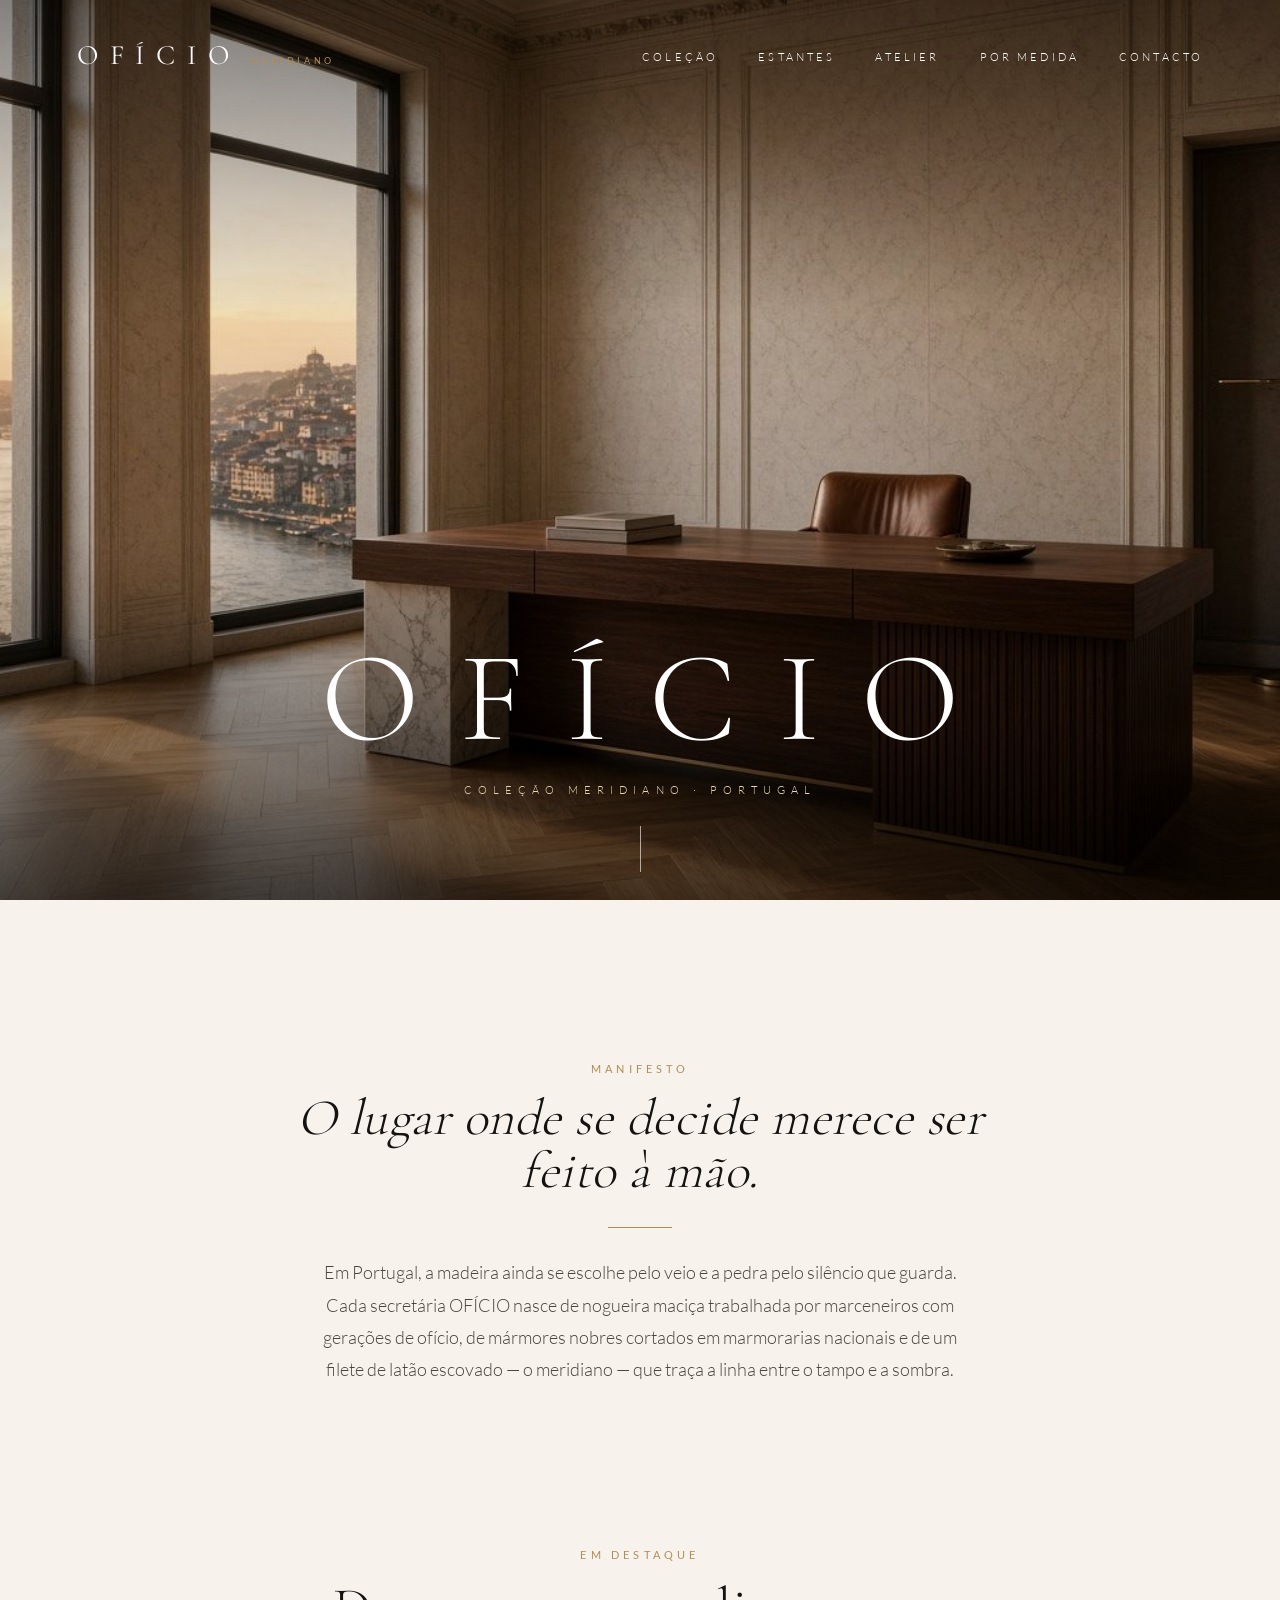
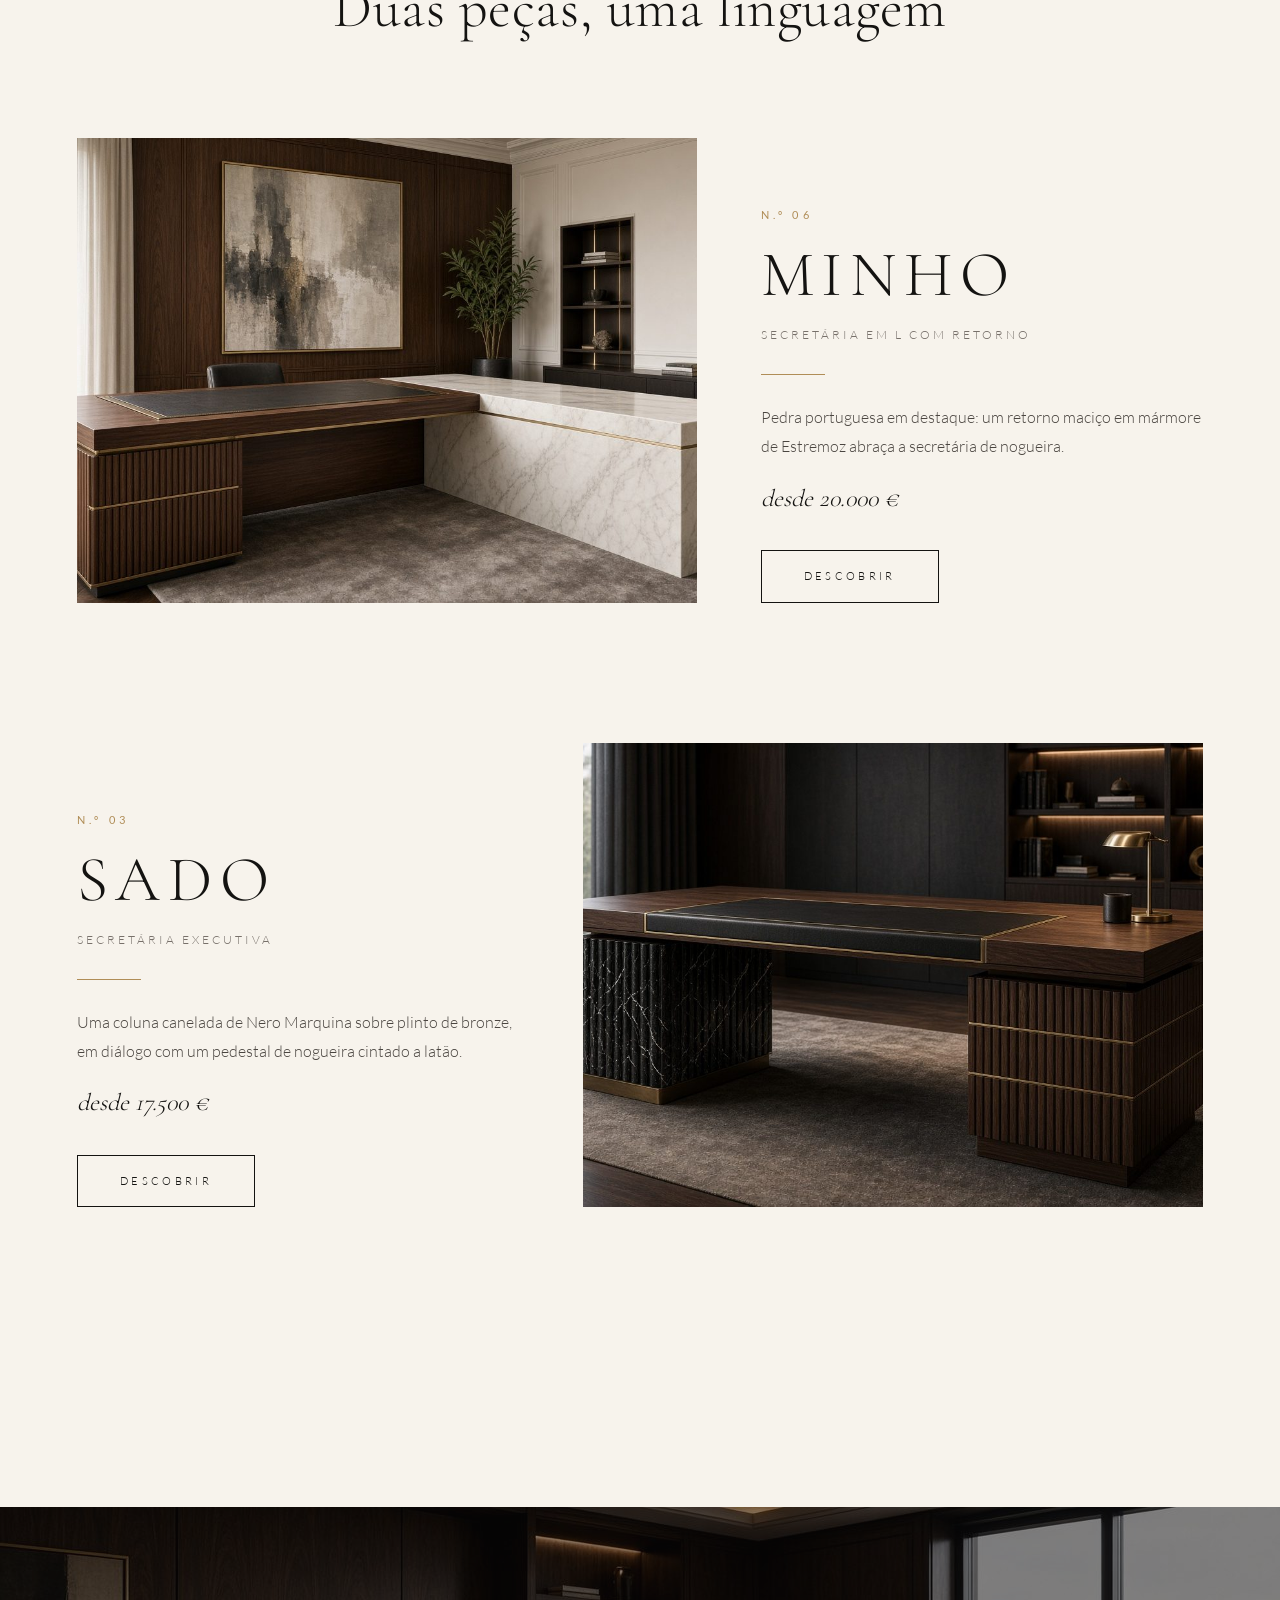
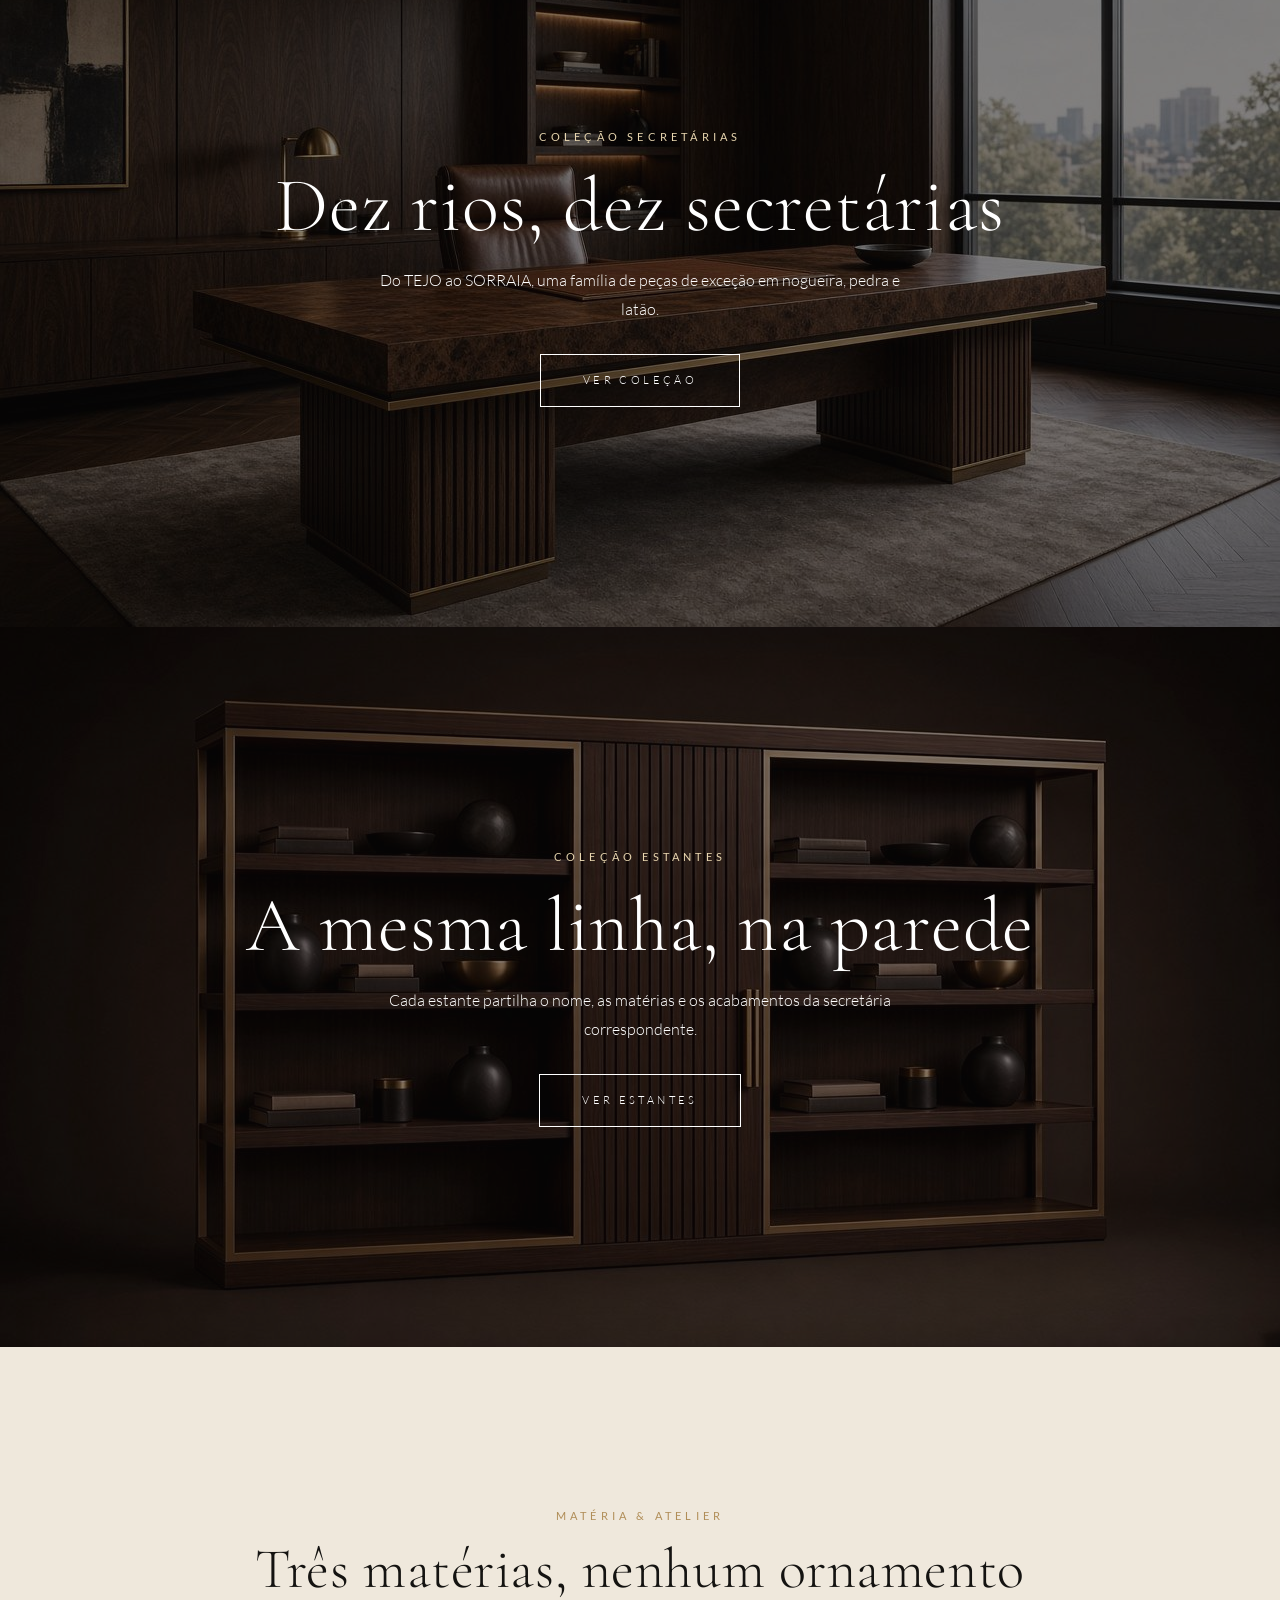
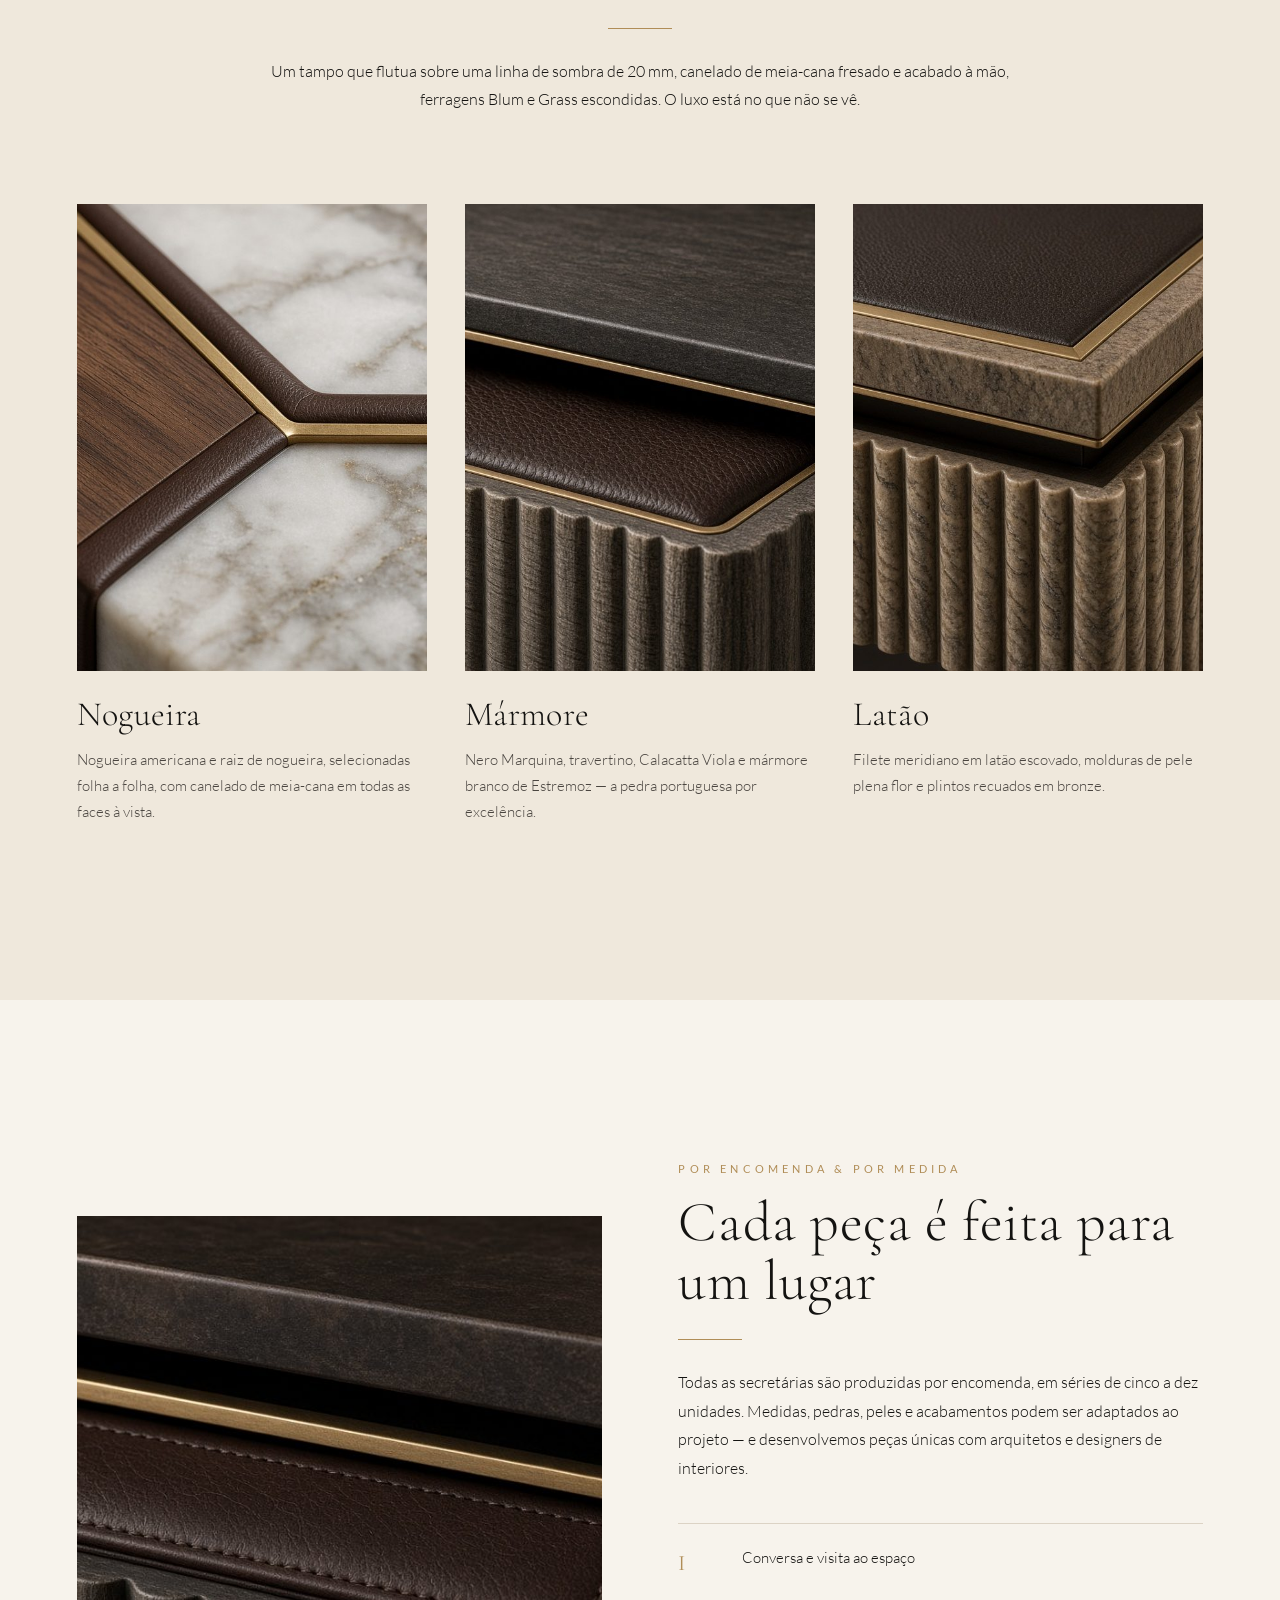
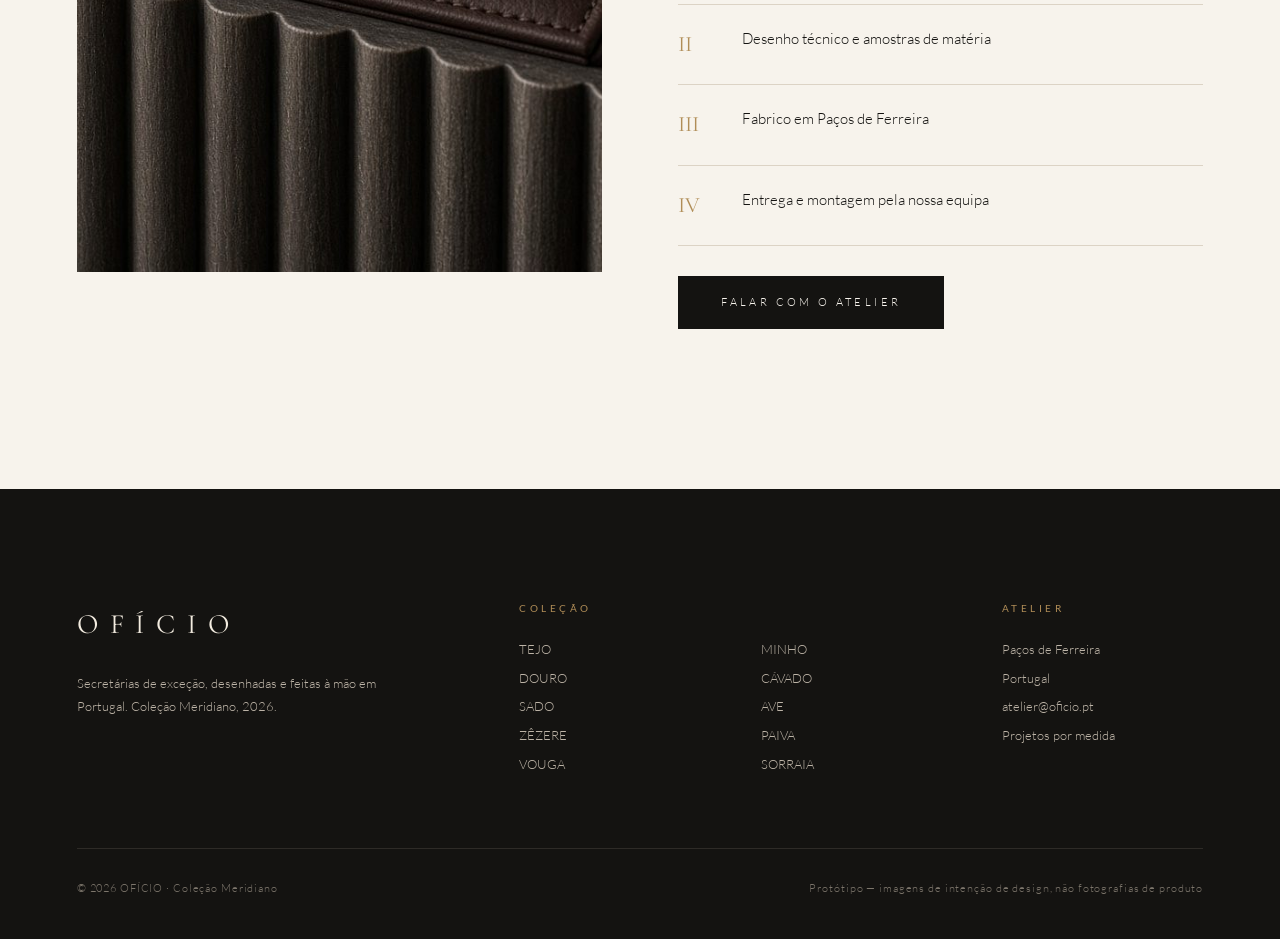
<file: index.html>
<!doctype html><html lang="pt-PT"><head><meta charset="utf-8"><meta name="viewport" content="width=device-width,initial-scale=1"><title>OFÍCIO — Coleção Meridiano</title><link rel="stylesheet" href="style.css"></head><body><header class=""><a class="logo" href="index.html">OFÍCIO<small>MERIDIANO</small></a><nav><a href="colecao.html">Coleção</a><a href="estantes.html">Estantes</a><a class="h" href="index.html#atelier">Atelier</a><a class="h" href="index.html#medida">Por medida</a><a href="mailto:atelier@oficio.pt">Contacto</a></nav></header><div class="hero"><img src="img/home_hero.jpg" alt="Secretária OFÍCIO com vista para o Douro"><div class="t"><div class="wm">OFÍCIO</div><div class="sub">Coleção Meridiano · Portugal</div></div><div class="scroll"></div></div>
<section class="manif"><div class="c fade"><div class="eye">Manifesto</div><h2>O lugar onde se decide merece ser feito à mão.</h2><div class="rule"></div><p>Em Portugal, a madeira ainda se escolhe pelo veio e a pedra pelo silêncio que guarda. Cada secretária OFÍCIO nasce de nogueira maciça trabalhada por marceneiros com gerações de ofício, de mármores nobres cortados em marmorarias nacionais e de um filete de latão escovado — o meridiano — que traça a linha entre o tampo e a sombra.</p></div></section>
<section style="padding-top:0"><div class="c fade" style="margin-bottom:100px"><div class="eye">Em destaque</div><h2 style="font-size:clamp(40px,4.4vw,64px)">Duas peças, uma linguagem</h2></div><a class="feat  fade" href="minho.html"><div class="ph"><img src="img/minho.jpg" alt="MINHO" loading="lazy"></div><div><div class="eye">N.º 06</div><h3>MINHO</h3><div class="typ">Secretária em L com retorno</div><div class="rule"></div><p>Pedra portuguesa em destaque: um retorno maciço em mármore de Estremoz abraça a secretária de nogueira.</p><div class="from">desde 20.000 €</div><span class="btn">Descobrir</span></div></a><a class="feat r fade" href="sado.html"><div class="ph"><img src="img/sado.jpg" alt="SADO" loading="lazy"></div><div><div class="eye">N.º 03</div><h3>SADO</h3><div class="typ">Secretária executiva</div><div class="rule"></div><p>Uma coluna canelada de Nero Marquina sobre plinto de bronze, em diálogo com um pedestal de nogueira cintado a latão.</p><div class="from">desde 17.500 €</div><span class="btn">Descobrir</span></div></a></section>
<a class="colcta" href="colecao.html"><img src="img/douro.jpg" alt="" loading="lazy"><div class="fade"><div class="eye">Coleção Secretárias</div><h2>Dez rios, dez secretárias</h2><p style="max-width:520px;margin:0 auto">Do TEJO ao SORRAIA, uma família de peças de exceção em nogueira, pedra e latão.</p><span class="btn">Ver coleção</span></div></a>
<a class="colcta" href="estantes.html"><img src="img/estante_ave.jpg" alt="" loading="lazy"><div class="fade"><div class="eye">Coleção Estantes</div><h2>A mesma linha, na parede</h2><p style="max-width:520px;margin:0 auto">Cada estante partilha o nome, as matérias e os acabamentos da secretária correspondente.</p><span class="btn">Ver estantes</span></div></a>
<section class="mat" id="atelier"><div class="c fade"><div class="eye">Matéria & atelier</div><h2 style="font-size:clamp(40px,4.4vw,64px)">Três matérias, nenhum ornamento</h2><div class="rule"></div><p>Um tampo que flutua sobre uma linha de sombra de 20 mm, canelado de meia-cana fresado e acabado à mão, ferragens Blum e Grass escondidas. O luxo está no que não se vê.</p></div>
<div class="mats"><div class="fade"><div class="ph"><img src="img/minho_detalhe.jpg" loading="lazy" alt=""></div><h3>Nogueira</h3><p>Nogueira americana e raiz de nogueira, selecionadas folha a folha, com canelado de meia-cana em todas as faces à vista.</p></div>
<div class="fade"><div class="ph"><img src="img/sado_detalhe.jpg" loading="lazy" alt=""></div><h3>Mármore</h3><p>Nero Marquina, travertino, Calacatta Viola e mármore branco de Estremoz — a pedra portuguesa por excelência.</p></div>
<div class="fade"><div class="ph"><img src="img/vouga_detalhe.jpg" loading="lazy" alt=""></div><h3>Latão</h3><p>Filete meridiano em latão escovado, molduras de pele plena flor e plintos recuados em bronze.</p></div></div></section>
<section id="medida"><div class="bes"><div class="ph fade"><img src="img/tejo_detalhe.jpg" loading="lazy" alt=""></div><div class="fade"><div class="eye">Por encomenda & por medida</div><h2>Cada peça é feita para um lugar</h2><div class="rule"></div><p>Todas as secretárias são produzidas por encomenda, em séries de cinco a dez unidades. Medidas, pedras, peles e acabamentos podem ser adaptados ao projeto — e desenvolvemos peças únicas com arquitetos e designers de interiores.</p>
<div class="steps"><div><b>I</b>Conversa e visita ao espaço</div><div><b>II</b>Desenho técnico e amostras de matéria</div><div><b>III</b>Fabrico em Paços de Ferreira</div><div><b>IV</b>Entrega e montagem pela nossa equipa</div></div><a class="btn dark" href="mailto:atelier@oficio.pt">Falar com o atelier</a></div></div></section><footer><div class="fg"><div><div class="logo">OFÍCIO</div><p style="max-width:340px;margin-top:22px">Secretárias de exceção, desenhadas e feitas à mão em Portugal. Coleção Meridiano, 2026.</p></div><div><h4>Coleção</h4><a href="tejo.html">TEJO</a><a href="douro.html">DOURO</a><a href="sado.html">SADO</a><a href="zezere.html">ZÊZERE</a><a href="vouga.html">VOUGA</a></div><div><h4>&nbsp;</h4><a href="minho.html">MINHO</a><a href="cavado.html">CÁVADO</a><a href="ave.html">AVE</a><a href="paiva.html">PAIVA</a><a href="sorraia.html">SORRAIA</a></div><div><h4>Atelier</h4><a>Paços de Ferreira</a><a>Portugal</a><a href="mailto:atelier@oficio.pt">atelier@oficio.pt</a><a href="index.html#medida">Projetos por medida</a></div></div><div class="fb"><span>© 2026 OFÍCIO · Coleção Meridiano</span><span>Protótipo — imagens de intenção de design, não fotografias de produto</span></div></footer><div id="lb"><button class="x">×</button><button class="p">‹</button><img alt=""><button class="q">›</button><div class="cap"></div></div><script>const h=document.querySelector('header');if(!h.classList.contains('light')){const f=()=>h.classList.toggle('solid',scrollY>60);addEventListener('scroll',f);f()}
const io=new IntersectionObserver(e=>e.forEach(x=>{if(x.isIntersecting){x.target.classList.add('in');io.unobserve(x.target)}}),{threshold:.12});document.querySelectorAll('.fade').forEach(x=>io.observe(x));
const L=[...document.querySelectorAll('[data-lb]')];if(L.length){const b=document.getElementById('lb'),im=b.querySelector('img'),cp=b.querySelector('.cap');let i=0;const s=k=>{i=(k+L.length)%L.length;im.src=L[i].href;cp.textContent=L[i].dataset.lb};
L.forEach((a,k)=>a.onclick=e=>{e.preventDefault();s(k);b.classList.add('on')});b.querySelector('.x').onclick=()=>b.classList.remove('on');b.querySelector('.p').onclick=e=>{e.stopPropagation();s(i-1)};b.querySelector('.q').onclick=e=>{e.stopPropagation();s(i+1)};b.onclick=e=>{if(e.target===b)b.classList.remove('on')};
addEventListener('keydown',e=>{if(!b.classList.contains('on'))return;if(e.key=='Escape')b.classList.remove('on');if(e.key=='ArrowLeft')s(i-1);if(e.key=='ArrowRight')s(i+1)})}</script></body></html>
</file>
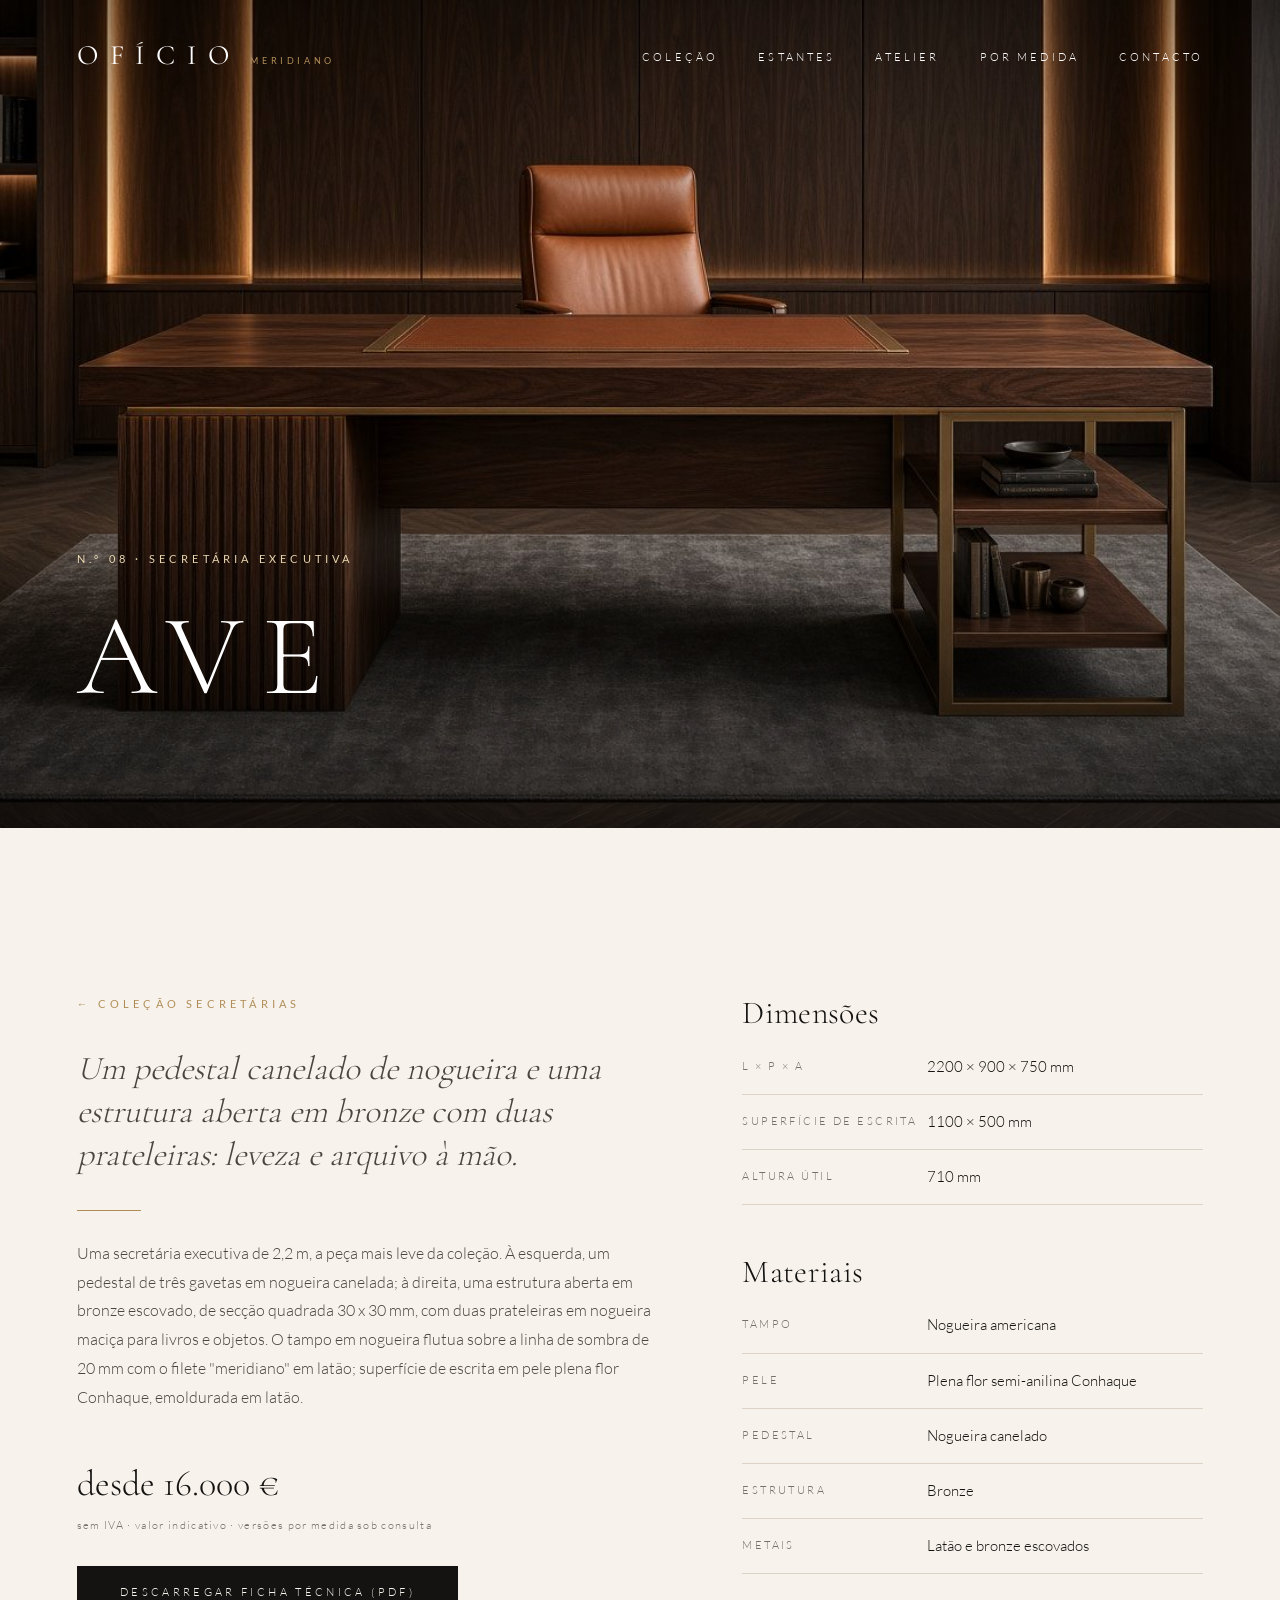
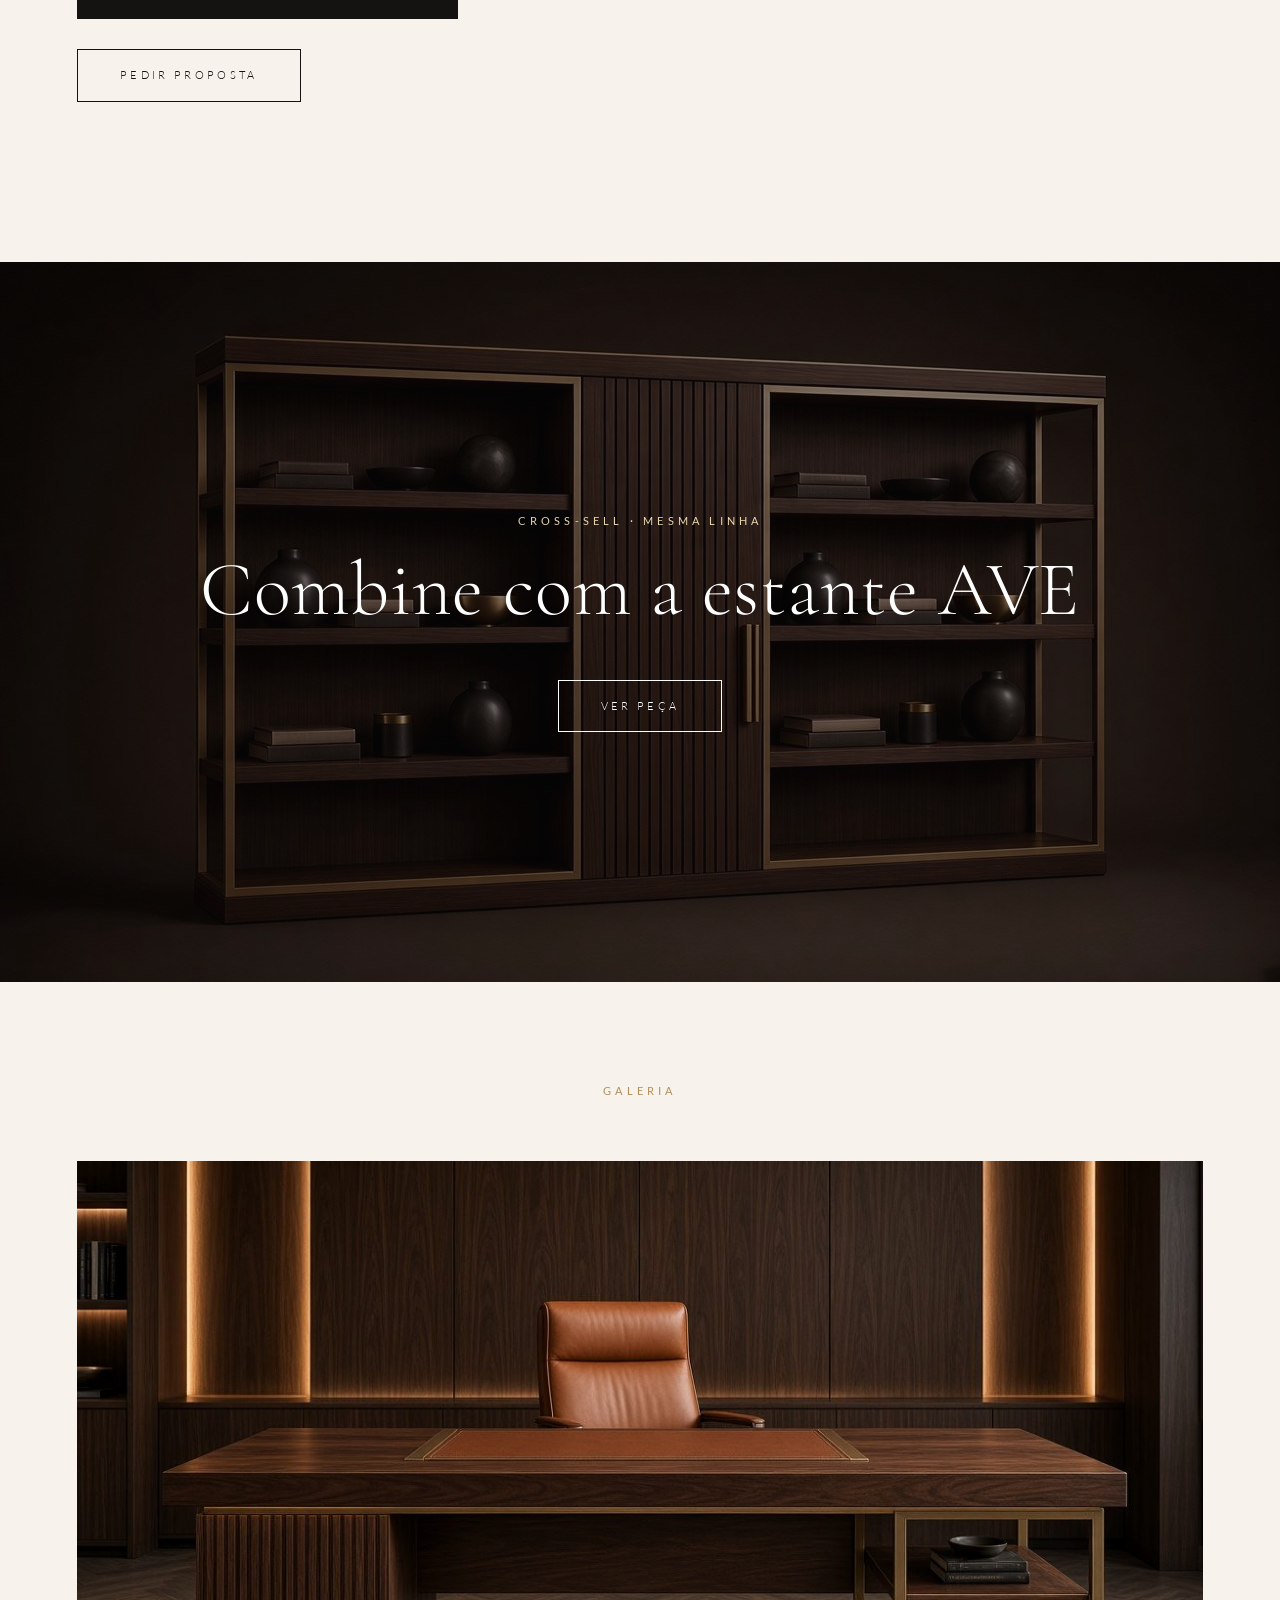
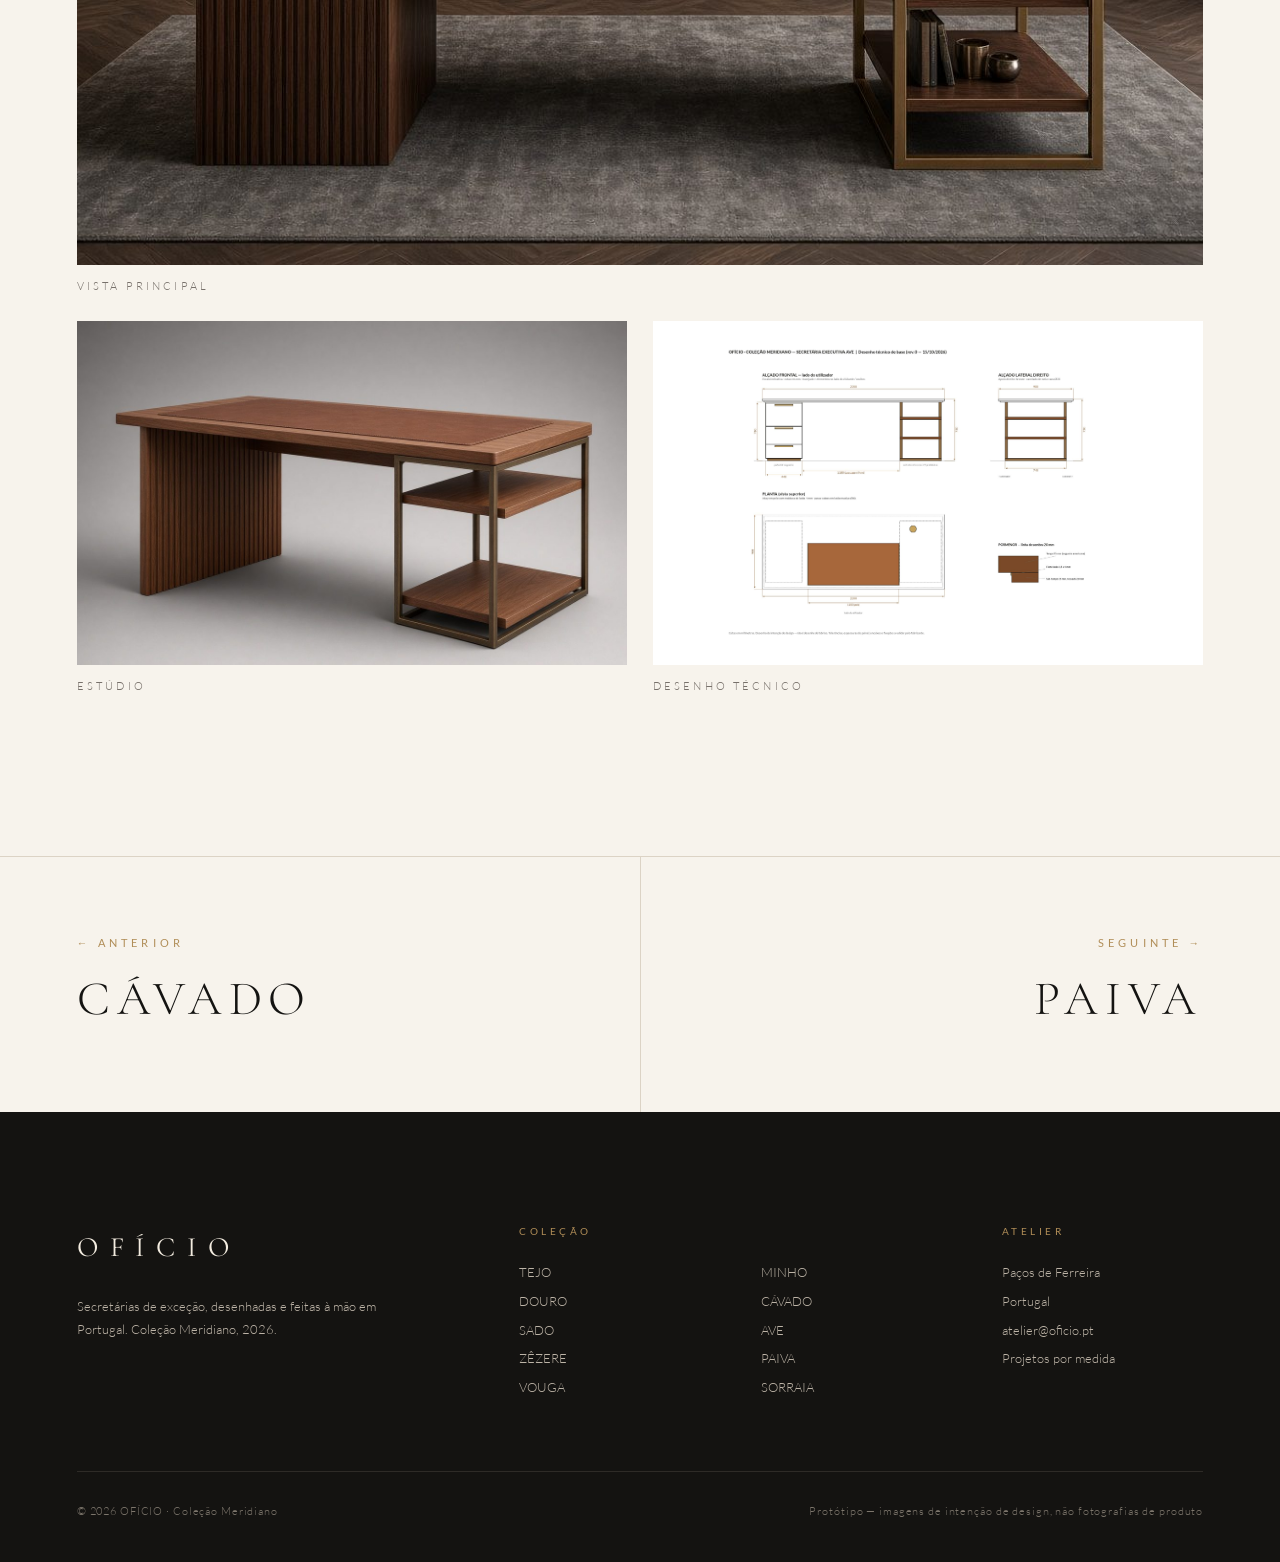
<file: ave.html>
<!doctype html><html lang="pt-PT"><head><meta charset="utf-8"><meta name="viewport" content="width=device-width,initial-scale=1"><title>AVE — OFÍCIO Meridiano</title><link rel="stylesheet" href="style.css"></head><body><header class=""><a class="logo" href="index.html">OFÍCIO<small>MERIDIANO</small></a><nav><a href="colecao.html">Coleção</a><a href="estantes.html">Estantes</a><a class="h" href="index.html#atelier">Atelier</a><a class="h" href="index.html#medida">Por medida</a><a href="mailto:atelier@oficio.pt">Contacto</a></nav></header><div class="phero"><img src="img/ave.jpg" alt="AVE"><div class="t"><div class="eye">N.º 08 · Secretária executiva</div><h1>AVE</h1></div></div>
<section><div class="pi"><div class="fade"><a class="eye" href="colecao.html">← Coleção Secretárias</a><p class="lead" style="margin-top:30px">Um pedestal canelado de nogueira e uma estrutura aberta em bronze com duas prateleiras: leveza e arquivo à mão.</p><div class="rule"></div><p>Uma secretária executiva de 2,2 m, a peça mais leve da coleção. À esquerda, um pedestal de três gavetas em nogueira canelada; à direita, uma estrutura aberta em bronze escovado, de secção quadrada 30 x 30 mm, com duas prateleiras em nogueira maciça para livros e objetos. O tampo em nogueira flutua sobre a linha de sombra de 20 mm com o filete &quot;meridiano&quot; em latão; superfície de escrita em pele plena flor Conhaque, emoldurada em latão.</p>
<div class="price">desde 16.000 €<small>sem IVA · valor indicativo · versões por medida sob consulta</small></div><a class="btn dark" href="fichas/ficha_tecnica_ave.pdf" download>Descarregar ficha técnica (PDF)</a> <a class="btn" href="mailto:atelier@oficio.pt?subject=AVE">Pedir proposta</a></div>
<div class="specs fade"><h3>Dimensões</h3><table><tr><td>L × P × A</td><td>2200 × 900 × 750 mm</td></tr><tr><td>Superfície de escrita</td><td>1100 × 500 mm</td></tr><tr><td>Altura útil</td><td>710 mm</td></tr></table><h3>Materiais</h3><table><tr><td>Tampo</td><td>Nogueira americana</td></tr><tr><td>Pele</td><td>Plena flor semi-anilina Conhaque</td></tr><tr><td>Pedestal</td><td>Nogueira canelado</td></tr><tr><td>Estrutura</td><td>Bronze</td></tr><tr><td>Metais</td><td>Latão e bronze escovados</td></tr></table></div></div></section>
<a class="colcta" style="margin-bottom:100px" href="estante-ave.html"><img src="img/estante_ave.jpg" alt="" loading="lazy"><div class="fade"><div class="eye">Cross-sell · mesma linha</div><h2>Combine com a estante AVE</h2><span class="btn">Ver peça</span></div></a><div class="c fade" style="margin-bottom:60px"><div class="eye">Galeria</div></div><div class="gal"><a class="fade" href="img/ave.jpg" data-lb="AVE · Vista principal"><div class="ph"><img src="img/ave.jpg" loading="lazy" alt="Vista principal"></div><span>Vista principal</span></a><a class="fade" href="img/ave_estudio.jpg" data-lb="AVE · Estúdio"><div class="ph"><img src="img/ave_estudio.jpg" loading="lazy" alt="Estúdio"></div><span>Estúdio</span></a><a class="fade dr" href="img/ave_desenho.jpg" data-lb="AVE · Desenho técnico"><div class="ph"><img src="img/ave_desenho.jpg" loading="lazy" alt="Desenho técnico"></div><span>Desenho técnico</span></a></div>
<div class="pn"><a href="cavado.html"><span class="eye">← Anterior</span><b>CÁVADO</b></a><a href="paiva.html"><span class="eye">Seguinte →</span><b>PAIVA</b></a></div><footer><div class="fg"><div><div class="logo">OFÍCIO</div><p style="max-width:340px;margin-top:22px">Secretárias de exceção, desenhadas e feitas à mão em Portugal. Coleção Meridiano, 2026.</p></div><div><h4>Coleção</h4><a href="tejo.html">TEJO</a><a href="douro.html">DOURO</a><a href="sado.html">SADO</a><a href="zezere.html">ZÊZERE</a><a href="vouga.html">VOUGA</a></div><div><h4>&nbsp;</h4><a href="minho.html">MINHO</a><a href="cavado.html">CÁVADO</a><a href="ave.html">AVE</a><a href="paiva.html">PAIVA</a><a href="sorraia.html">SORRAIA</a></div><div><h4>Atelier</h4><a>Paços de Ferreira</a><a>Portugal</a><a href="mailto:atelier@oficio.pt">atelier@oficio.pt</a><a href="index.html#medida">Projetos por medida</a></div></div><div class="fb"><span>© 2026 OFÍCIO · Coleção Meridiano</span><span>Protótipo — imagens de intenção de design, não fotografias de produto</span></div></footer><div id="lb"><button class="x">×</button><button class="p">‹</button><img alt=""><button class="q">›</button><div class="cap"></div></div><script>const h=document.querySelector('header');if(!h.classList.contains('light')){const f=()=>h.classList.toggle('solid',scrollY>60);addEventListener('scroll',f);f()}
const io=new IntersectionObserver(e=>e.forEach(x=>{if(x.isIntersecting){x.target.classList.add('in');io.unobserve(x.target)}}),{threshold:.12});document.querySelectorAll('.fade').forEach(x=>io.observe(x));
const L=[...document.querySelectorAll('[data-lb]')];if(L.length){const b=document.getElementById('lb'),im=b.querySelector('img'),cp=b.querySelector('.cap');let i=0;const s=k=>{i=(k+L.length)%L.length;im.src=L[i].href;cp.textContent=L[i].dataset.lb};
L.forEach((a,k)=>a.onclick=e=>{e.preventDefault();s(k);b.classList.add('on')});b.querySelector('.x').onclick=()=>b.classList.remove('on');b.querySelector('.p').onclick=e=>{e.stopPropagation();s(i-1)};b.querySelector('.q').onclick=e=>{e.stopPropagation();s(i+1)};b.onclick=e=>{if(e.target===b)b.classList.remove('on')};
addEventListener('keydown',e=>{if(!b.classList.contains('on'))return;if(e.key=='Escape')b.classList.remove('on');if(e.key=='ArrowLeft')s(i-1);if(e.key=='ArrowRight')s(i+1)})}</script></body></html>
</file>
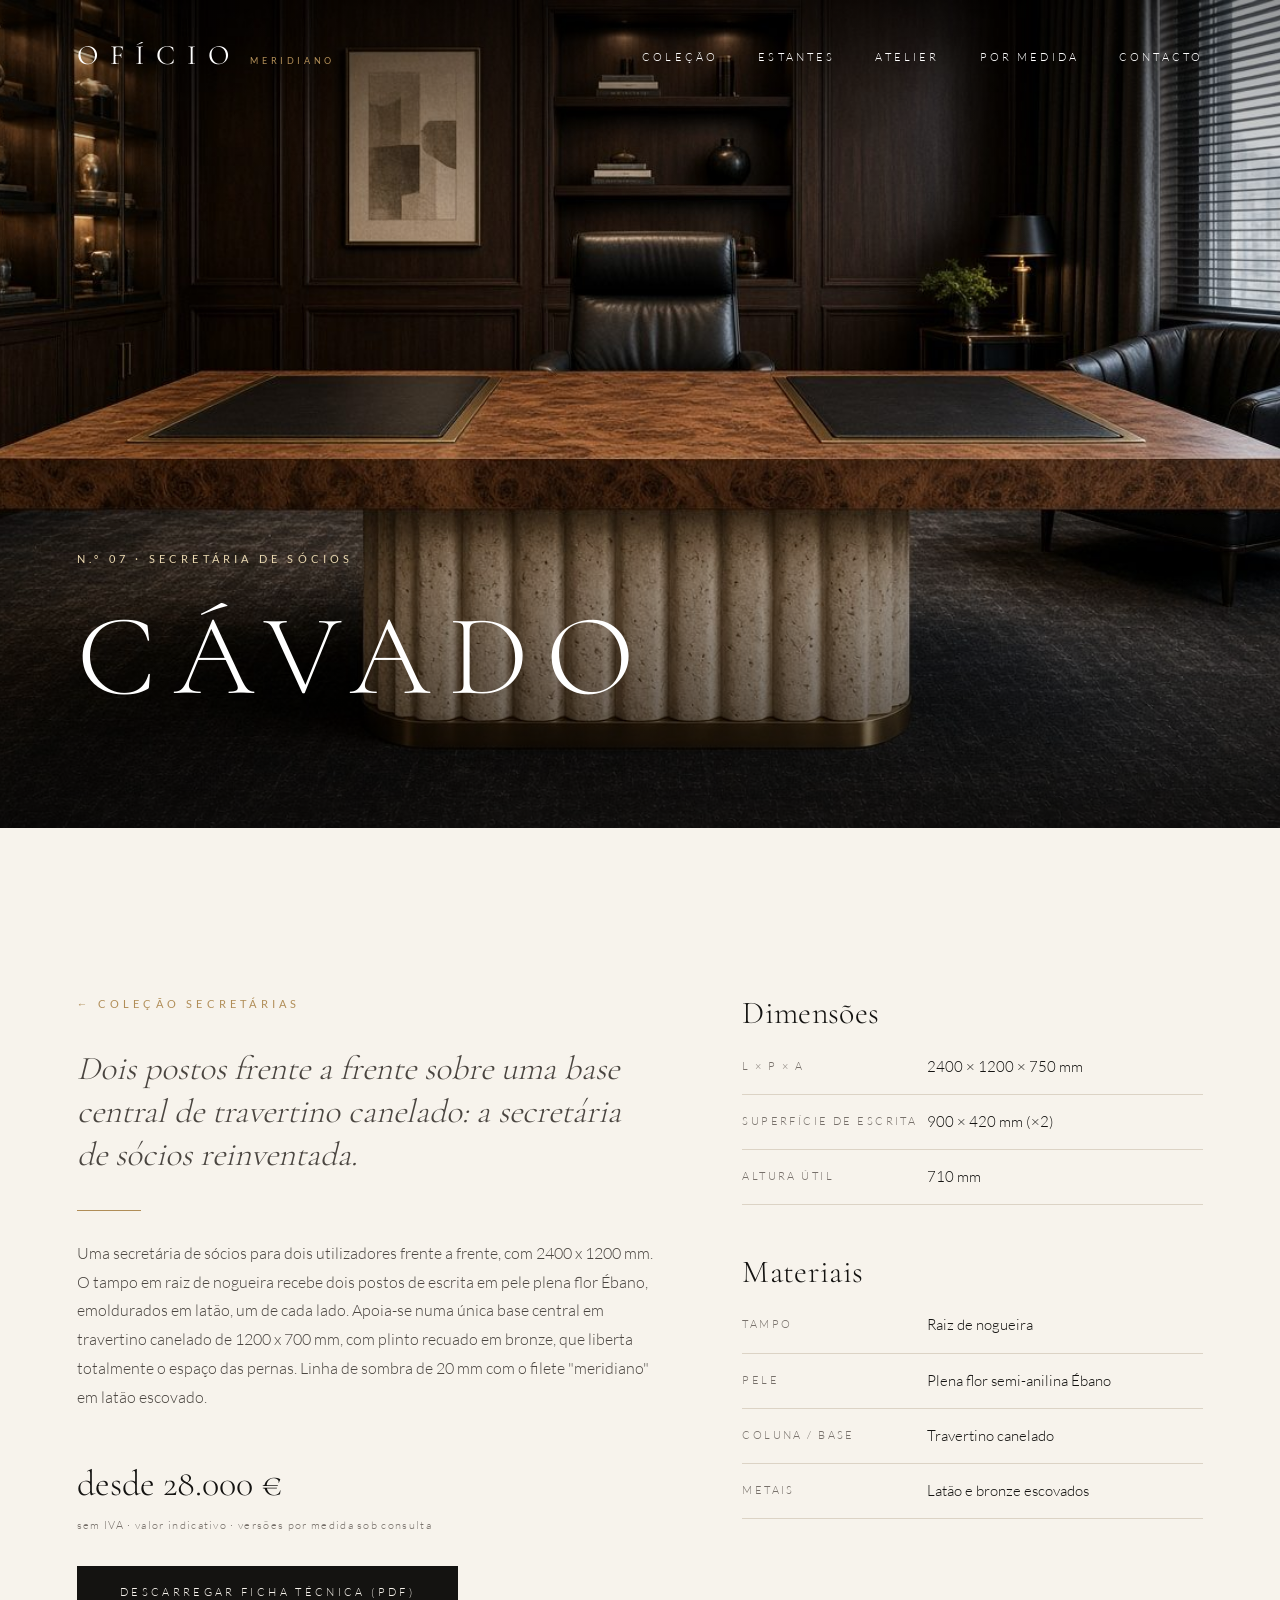
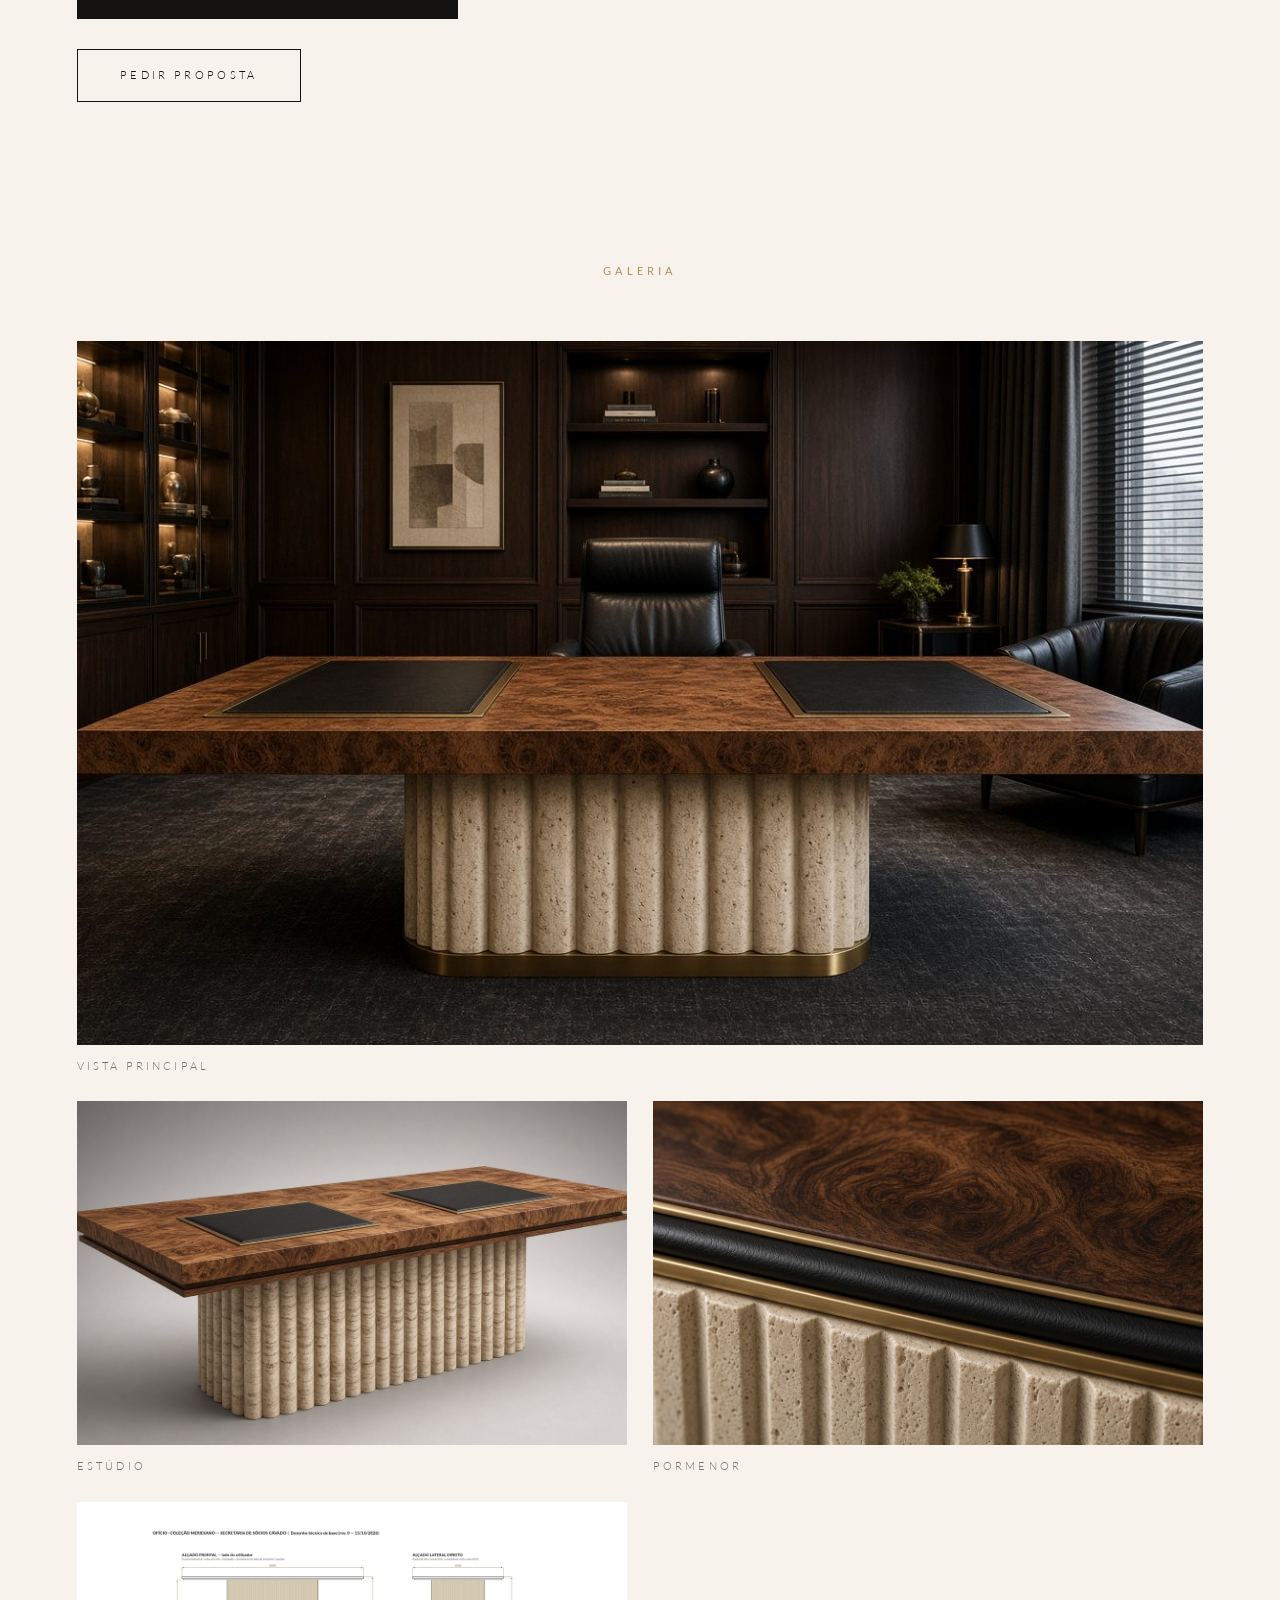
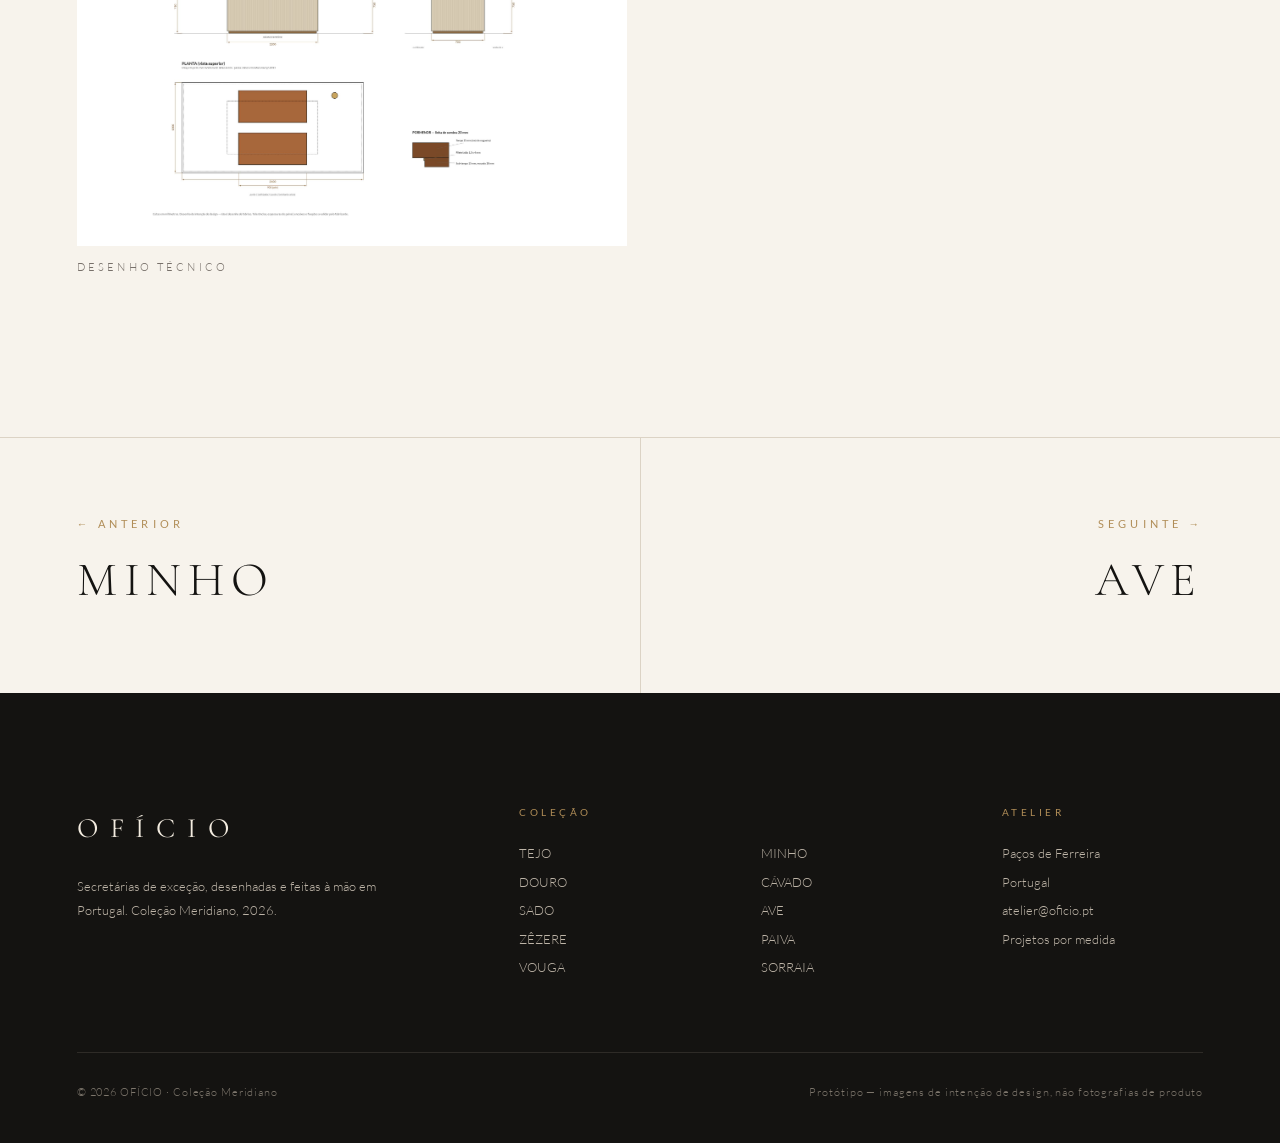
<file: cavado.html>
<!doctype html><html lang="pt-PT"><head><meta charset="utf-8"><meta name="viewport" content="width=device-width,initial-scale=1"><title>CÁVADO — OFÍCIO Meridiano</title><link rel="stylesheet" href="style.css"></head><body><header class=""><a class="logo" href="index.html">OFÍCIO<small>MERIDIANO</small></a><nav><a href="colecao.html">Coleção</a><a href="estantes.html">Estantes</a><a class="h" href="index.html#atelier">Atelier</a><a class="h" href="index.html#medida">Por medida</a><a href="mailto:atelier@oficio.pt">Contacto</a></nav></header><div class="phero"><img src="img/cavado.jpg" alt="CÁVADO"><div class="t"><div class="eye">N.º 07 · Secretária de sócios</div><h1>CÁVADO</h1></div></div>
<section><div class="pi"><div class="fade"><a class="eye" href="colecao.html">← Coleção Secretárias</a><p class="lead" style="margin-top:30px">Dois postos frente a frente sobre uma base central de travertino canelado: a secretária de sócios reinventada.</p><div class="rule"></div><p>Uma secretária de sócios para dois utilizadores frente a frente, com 2400 x 1200 mm. O tampo em raiz de nogueira recebe dois postos de escrita em pele plena flor Ébano, emoldurados em latão, um de cada lado. Apoia-se numa única base central em travertino canelado de 1200 x 700 mm, com plinto recuado em bronze, que liberta totalmente o espaço das pernas. Linha de sombra de 20 mm com o filete &quot;meridiano&quot; em latão escovado.</p>
<div class="price">desde 28.000 €<small>sem IVA · valor indicativo · versões por medida sob consulta</small></div><a class="btn dark" href="fichas/ficha_tecnica_cavado.pdf" download>Descarregar ficha técnica (PDF)</a> <a class="btn" href="mailto:atelier@oficio.pt?subject=CÁVADO">Pedir proposta</a></div>
<div class="specs fade"><h3>Dimensões</h3><table><tr><td>L × P × A</td><td>2400 × 1200 × 750 mm</td></tr><tr><td>Superfície de escrita</td><td>900 × 420 mm (×2)</td></tr><tr><td>Altura útil</td><td>710 mm</td></tr></table><h3>Materiais</h3><table><tr><td>Tampo</td><td>Raiz de nogueira</td></tr><tr><td>Pele</td><td>Plena flor semi-anilina Ébano</td></tr><tr><td>Coluna / base</td><td>Travertino canelado</td></tr><tr><td>Metais</td><td>Latão e bronze escovados</td></tr></table></div></div></section>
<div class="c fade" style="margin-bottom:60px"><div class="eye">Galeria</div></div><div class="gal"><a class="fade" href="img/cavado.jpg" data-lb="CÁVADO · Vista principal"><div class="ph"><img src="img/cavado.jpg" loading="lazy" alt="Vista principal"></div><span>Vista principal</span></a><a class="fade" href="img/cavado_estudio.jpg" data-lb="CÁVADO · Estúdio"><div class="ph"><img src="img/cavado_estudio.jpg" loading="lazy" alt="Estúdio"></div><span>Estúdio</span></a><a class="fade" href="img/cavado_detalhe.jpg" data-lb="CÁVADO · Pormenor"><div class="ph"><img src="img/cavado_detalhe.jpg" loading="lazy" alt="Pormenor"></div><span>Pormenor</span></a><a class="fade dr" href="img/cavado_desenho.jpg" data-lb="CÁVADO · Desenho técnico"><div class="ph"><img src="img/cavado_desenho.jpg" loading="lazy" alt="Desenho técnico"></div><span>Desenho técnico</span></a></div>
<div class="pn"><a href="minho.html"><span class="eye">← Anterior</span><b>MINHO</b></a><a href="ave.html"><span class="eye">Seguinte →</span><b>AVE</b></a></div><footer><div class="fg"><div><div class="logo">OFÍCIO</div><p style="max-width:340px;margin-top:22px">Secretárias de exceção, desenhadas e feitas à mão em Portugal. Coleção Meridiano, 2026.</p></div><div><h4>Coleção</h4><a href="tejo.html">TEJO</a><a href="douro.html">DOURO</a><a href="sado.html">SADO</a><a href="zezere.html">ZÊZERE</a><a href="vouga.html">VOUGA</a></div><div><h4>&nbsp;</h4><a href="minho.html">MINHO</a><a href="cavado.html">CÁVADO</a><a href="ave.html">AVE</a><a href="paiva.html">PAIVA</a><a href="sorraia.html">SORRAIA</a></div><div><h4>Atelier</h4><a>Paços de Ferreira</a><a>Portugal</a><a href="mailto:atelier@oficio.pt">atelier@oficio.pt</a><a href="index.html#medida">Projetos por medida</a></div></div><div class="fb"><span>© 2026 OFÍCIO · Coleção Meridiano</span><span>Protótipo — imagens de intenção de design, não fotografias de produto</span></div></footer><div id="lb"><button class="x">×</button><button class="p">‹</button><img alt=""><button class="q">›</button><div class="cap"></div></div><script>const h=document.querySelector('header');if(!h.classList.contains('light')){const f=()=>h.classList.toggle('solid',scrollY>60);addEventListener('scroll',f);f()}
const io=new IntersectionObserver(e=>e.forEach(x=>{if(x.isIntersecting){x.target.classList.add('in');io.unobserve(x.target)}}),{threshold:.12});document.querySelectorAll('.fade').forEach(x=>io.observe(x));
const L=[...document.querySelectorAll('[data-lb]')];if(L.length){const b=document.getElementById('lb'),im=b.querySelector('img'),cp=b.querySelector('.cap');let i=0;const s=k=>{i=(k+L.length)%L.length;im.src=L[i].href;cp.textContent=L[i].dataset.lb};
L.forEach((a,k)=>a.onclick=e=>{e.preventDefault();s(k);b.classList.add('on')});b.querySelector('.x').onclick=()=>b.classList.remove('on');b.querySelector('.p').onclick=e=>{e.stopPropagation();s(i-1)};b.querySelector('.q').onclick=e=>{e.stopPropagation();s(i+1)};b.onclick=e=>{if(e.target===b)b.classList.remove('on')};
addEventListener('keydown',e=>{if(!b.classList.contains('on'))return;if(e.key=='Escape')b.classList.remove('on');if(e.key=='ArrowLeft')s(i-1);if(e.key=='ArrowRight')s(i+1)})}</script></body></html>
</file>
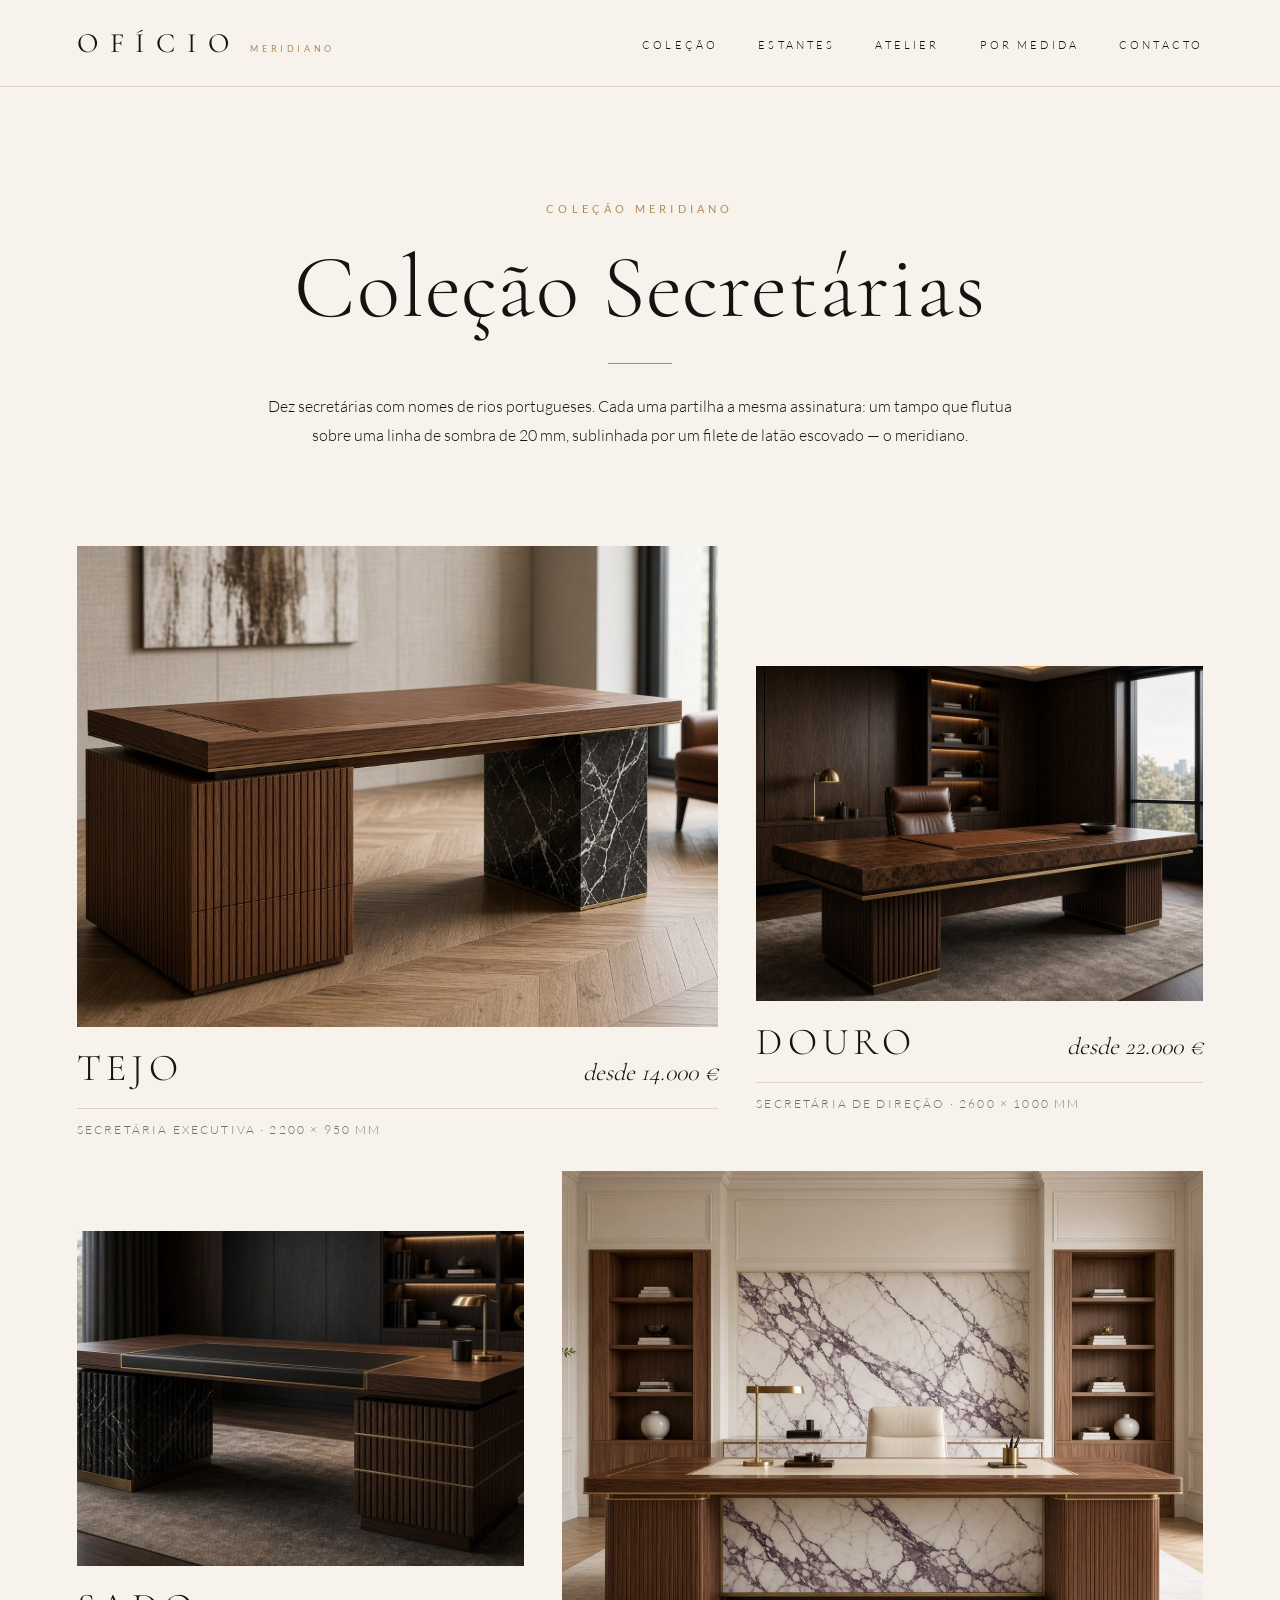
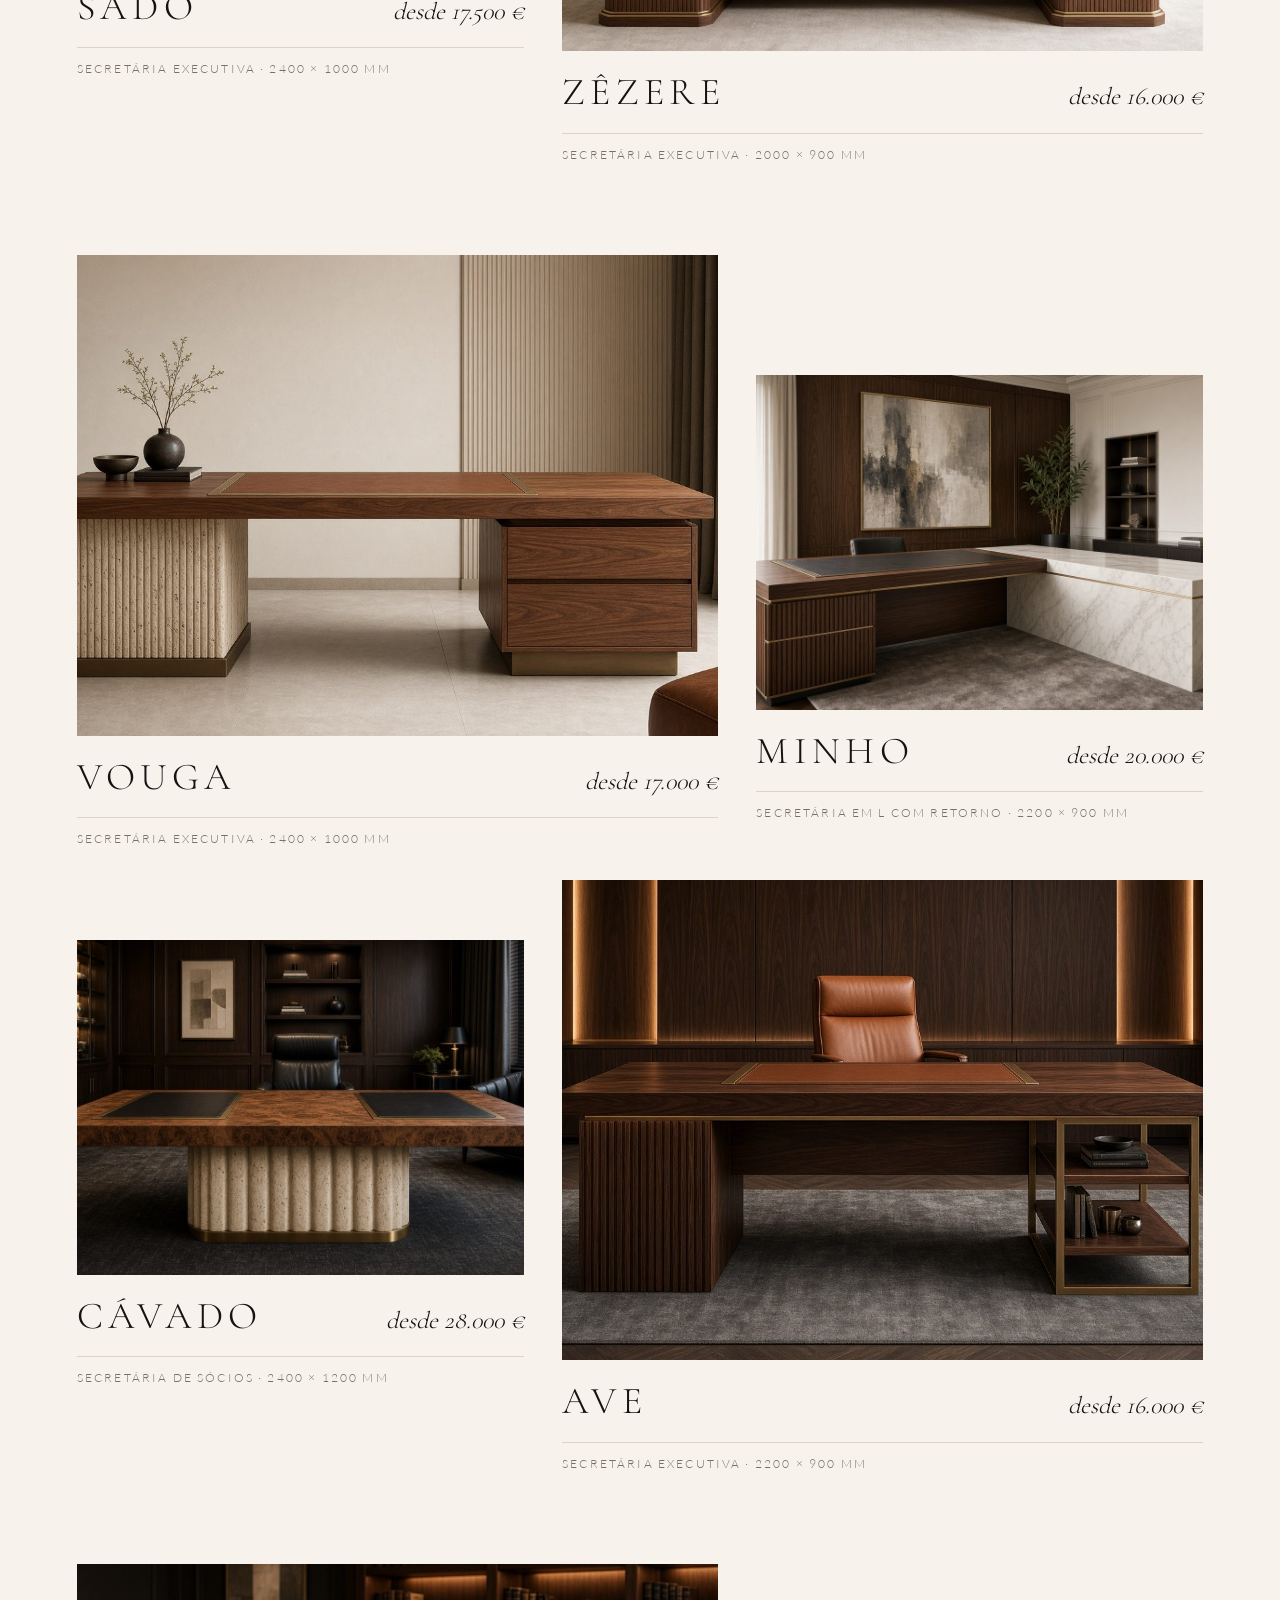
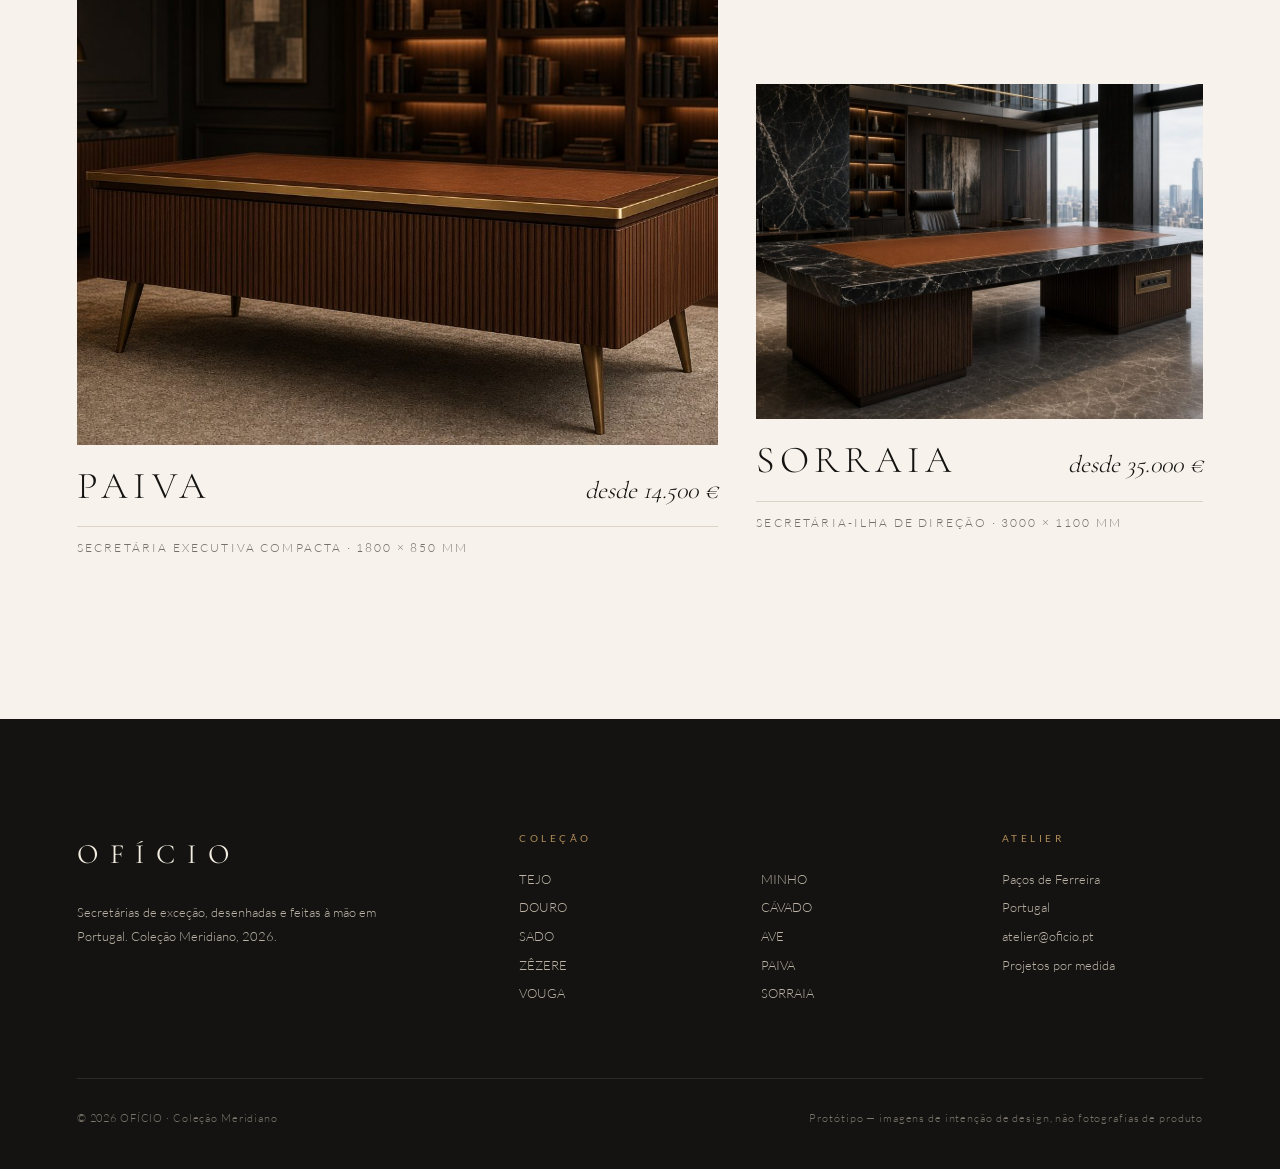
<file: colecao.html>
<!doctype html><html lang="pt-PT"><head><meta charset="utf-8"><meta name="viewport" content="width=device-width,initial-scale=1"><title>Coleção Secretárias — OFÍCIO</title><link rel="stylesheet" href="style.css"></head><body><header class="light"><a class="logo" href="index.html">OFÍCIO<small>MERIDIANO</small></a><nav><a href="colecao.html">Coleção</a><a href="estantes.html">Estantes</a><a class="h" href="index.html#atelier">Atelier</a><a class="h" href="index.html#medida">Por medida</a><a href="mailto:atelier@oficio.pt">Contacto</a></nav></header><section class="ph1"><div class="c fade"><div class="eye">Coleção Meridiano</div><h1>Coleção Secretárias</h1><div class="rule"></div><p>Dez secretárias com nomes de rios portugueses. Cada uma partilha a mesma assinatura: um tampo que flutua sobre uma linha de sombra de 20 mm, sublinhada por um filete de latão escovado — o meridiano.</p></div></section><section style="padding-top:0"><div class="grid"><a class="card fade" href="tejo.html"><div class="ph"><img src="img/tejo.jpg" alt="TEJO" loading="lazy"></div><div class="n"><h3>TEJO</h3><span class="from">desde 14.000 €</span></div><div class="m">Secretária executiva · 2200 × 950 mm</div></a><a class="card fade" href="douro.html"><div class="ph"><img src="img/douro.jpg" alt="DOURO" loading="lazy"></div><div class="n"><h3>DOURO</h3><span class="from">desde 22.000 €</span></div><div class="m">Secretária de direção · 2600 × 1000 mm</div></a><a class="card fade" href="sado.html"><div class="ph"><img src="img/sado.jpg" alt="SADO" loading="lazy"></div><div class="n"><h3>SADO</h3><span class="from">desde 17.500 €</span></div><div class="m">Secretária executiva · 2400 × 1000 mm</div></a><a class="card fade" href="zezere.html"><div class="ph"><img src="img/zezere.jpg" alt="ZÊZERE" loading="lazy"></div><div class="n"><h3>ZÊZERE</h3><span class="from">desde 16.000 €</span></div><div class="m">Secretária executiva · 2000 × 900 mm</div></a><a class="card fade" href="vouga.html"><div class="ph"><img src="img/vouga.jpg" alt="VOUGA" loading="lazy"></div><div class="n"><h3>VOUGA</h3><span class="from">desde 17.000 €</span></div><div class="m">Secretária executiva · 2400 × 1000 mm</div></a><a class="card fade" href="minho.html"><div class="ph"><img src="img/minho.jpg" alt="MINHO" loading="lazy"></div><div class="n"><h3>MINHO</h3><span class="from">desde 20.000 €</span></div><div class="m">Secretária em L com retorno · 2200 × 900 mm</div></a><a class="card fade" href="cavado.html"><div class="ph"><img src="img/cavado.jpg" alt="CÁVADO" loading="lazy"></div><div class="n"><h3>CÁVADO</h3><span class="from">desde 28.000 €</span></div><div class="m">Secretária de sócios · 2400 × 1200 mm</div></a><a class="card fade" href="ave.html"><div class="ph"><img src="img/ave.jpg" alt="AVE" loading="lazy"></div><div class="n"><h3>AVE</h3><span class="from">desde 16.000 €</span></div><div class="m">Secretária executiva · 2200 × 900 mm</div></a><a class="card fade" href="paiva.html"><div class="ph"><img src="img/paiva.jpg" alt="PAIVA" loading="lazy"></div><div class="n"><h3>PAIVA</h3><span class="from">desde 14.500 €</span></div><div class="m">Secretária executiva compacta · 1800 × 850 mm</div></a><a class="card fade" href="sorraia.html"><div class="ph"><img src="img/sorraia.jpg" alt="SORRAIA" loading="lazy"></div><div class="n"><h3>SORRAIA</h3><span class="from">desde 35.000 €</span></div><div class="m">Secretária-ilha de direção · 3000 × 1100 mm</div></a></div></section><footer><div class="fg"><div><div class="logo">OFÍCIO</div><p style="max-width:340px;margin-top:22px">Secretárias de exceção, desenhadas e feitas à mão em Portugal. Coleção Meridiano, 2026.</p></div><div><h4>Coleção</h4><a href="tejo.html">TEJO</a><a href="douro.html">DOURO</a><a href="sado.html">SADO</a><a href="zezere.html">ZÊZERE</a><a href="vouga.html">VOUGA</a></div><div><h4>&nbsp;</h4><a href="minho.html">MINHO</a><a href="cavado.html">CÁVADO</a><a href="ave.html">AVE</a><a href="paiva.html">PAIVA</a><a href="sorraia.html">SORRAIA</a></div><div><h4>Atelier</h4><a>Paços de Ferreira</a><a>Portugal</a><a href="mailto:atelier@oficio.pt">atelier@oficio.pt</a><a href="index.html#medida">Projetos por medida</a></div></div><div class="fb"><span>© 2026 OFÍCIO · Coleção Meridiano</span><span>Protótipo — imagens de intenção de design, não fotografias de produto</span></div></footer><div id="lb"><button class="x">×</button><button class="p">‹</button><img alt=""><button class="q">›</button><div class="cap"></div></div><script>const h=document.querySelector('header');if(!h.classList.contains('light')){const f=()=>h.classList.toggle('solid',scrollY>60);addEventListener('scroll',f);f()}
const io=new IntersectionObserver(e=>e.forEach(x=>{if(x.isIntersecting){x.target.classList.add('in');io.unobserve(x.target)}}),{threshold:.12});document.querySelectorAll('.fade').forEach(x=>io.observe(x));
const L=[...document.querySelectorAll('[data-lb]')];if(L.length){const b=document.getElementById('lb'),im=b.querySelector('img'),cp=b.querySelector('.cap');let i=0;const s=k=>{i=(k+L.length)%L.length;im.src=L[i].href;cp.textContent=L[i].dataset.lb};
L.forEach((a,k)=>a.onclick=e=>{e.preventDefault();s(k);b.classList.add('on')});b.querySelector('.x').onclick=()=>b.classList.remove('on');b.querySelector('.p').onclick=e=>{e.stopPropagation();s(i-1)};b.querySelector('.q').onclick=e=>{e.stopPropagation();s(i+1)};b.onclick=e=>{if(e.target===b)b.classList.remove('on')};
addEventListener('keydown',e=>{if(!b.classList.contains('on'))return;if(e.key=='Escape')b.classList.remove('on');if(e.key=='ArrowLeft')s(i-1);if(e.key=='ArrowRight')s(i+1)})}</script></body></html>
</file>
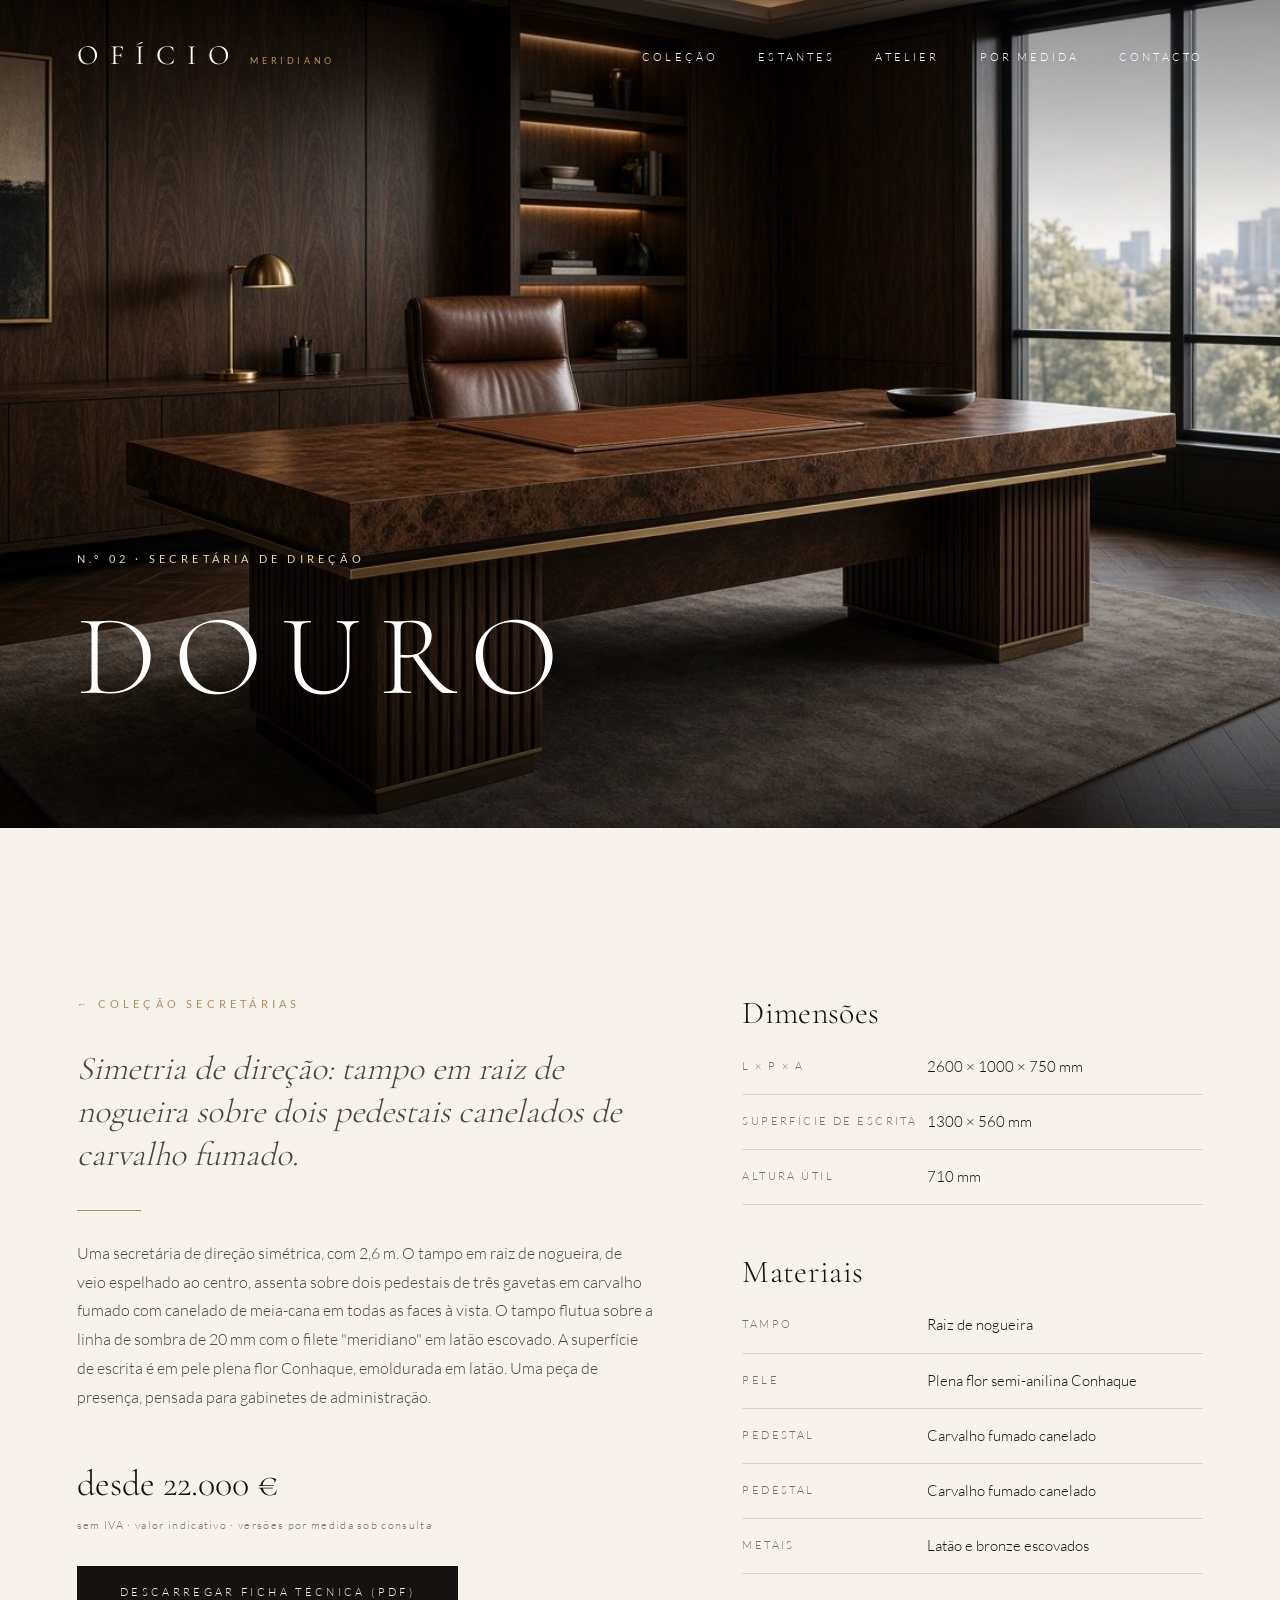
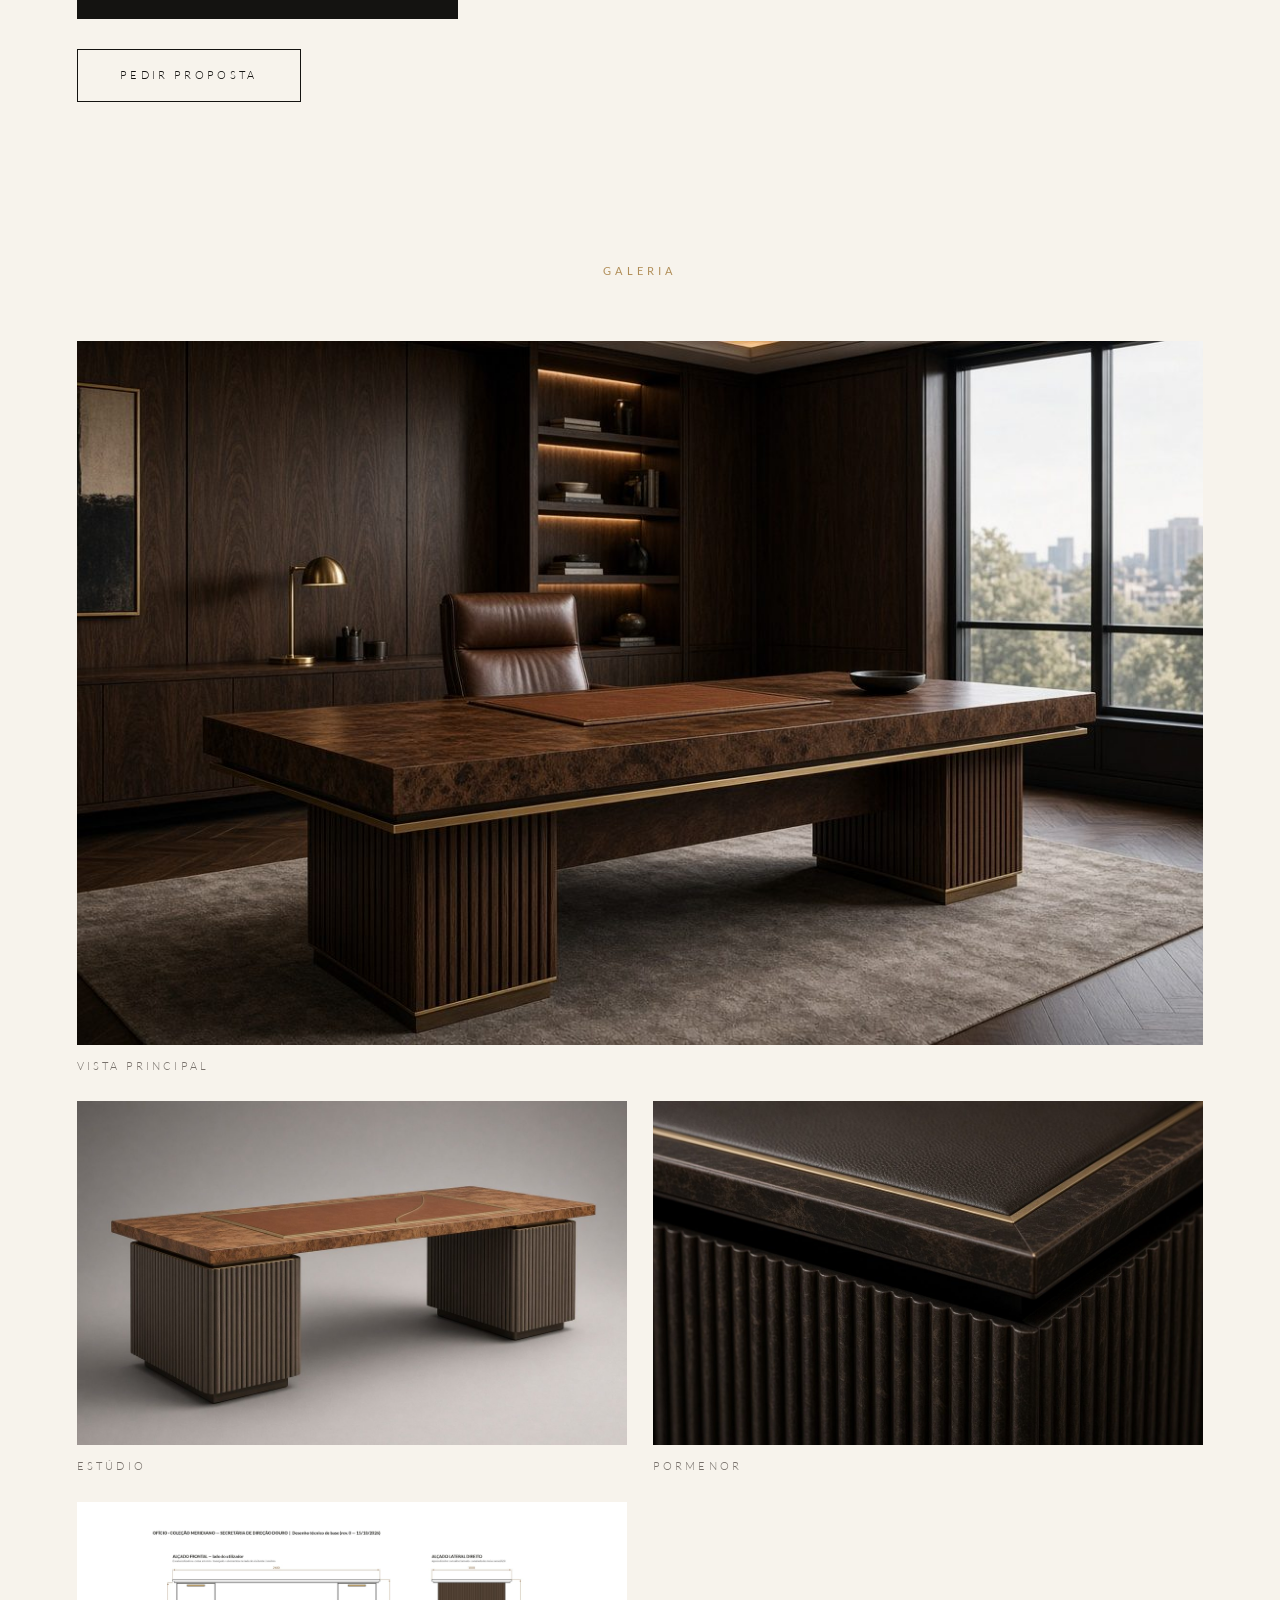
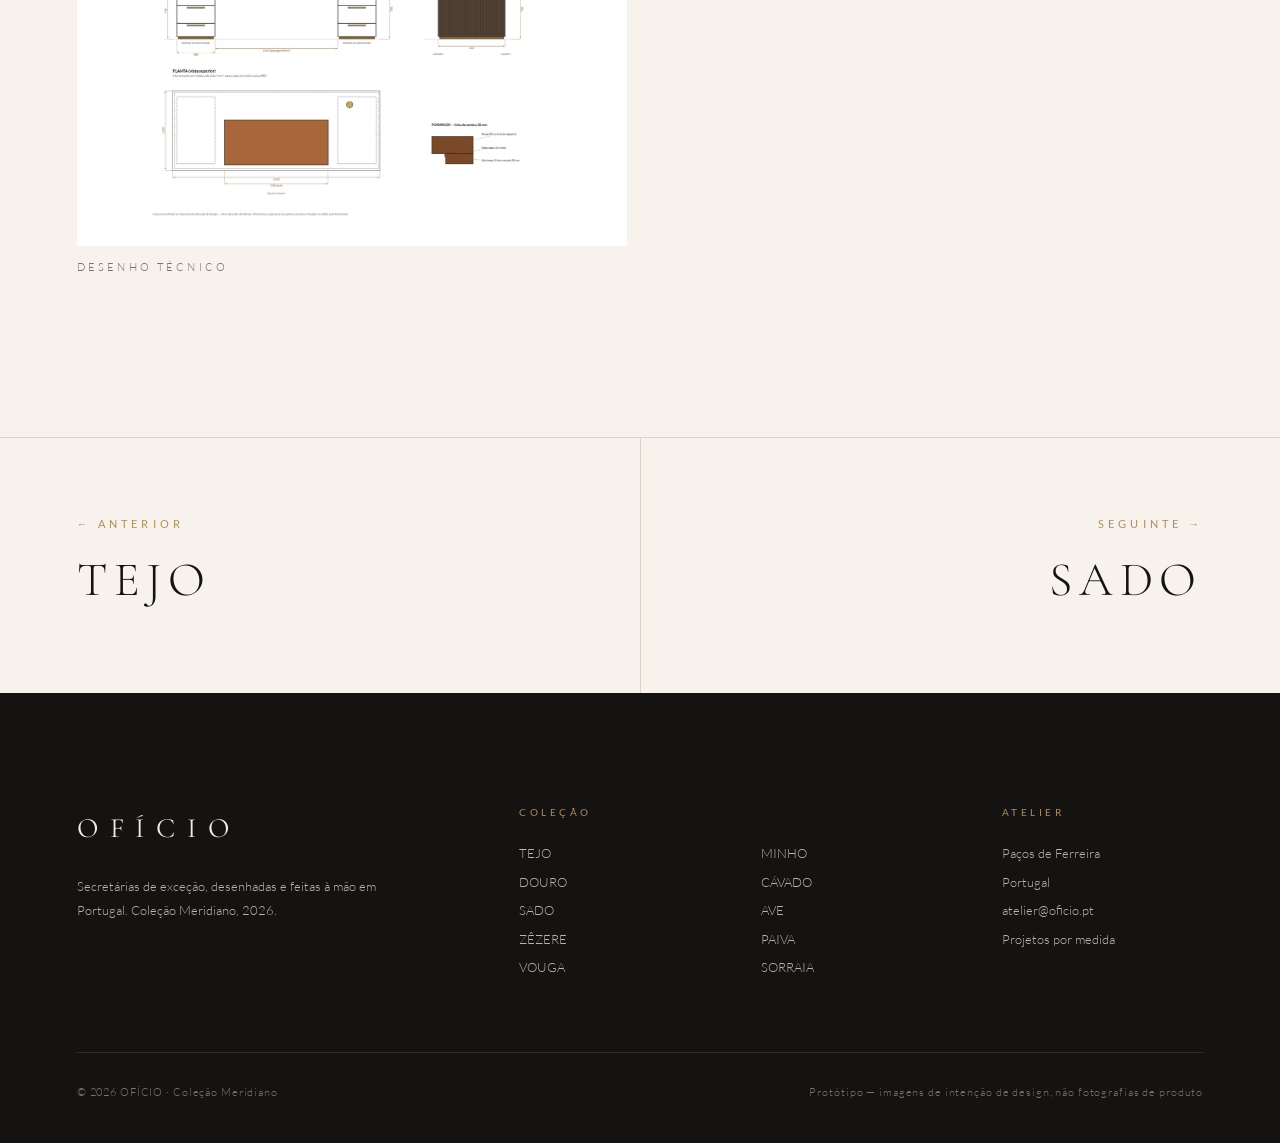
<file: douro.html>
<!doctype html><html lang="pt-PT"><head><meta charset="utf-8"><meta name="viewport" content="width=device-width,initial-scale=1"><title>DOURO — OFÍCIO Meridiano</title><link rel="stylesheet" href="style.css"></head><body><header class=""><a class="logo" href="index.html">OFÍCIO<small>MERIDIANO</small></a><nav><a href="colecao.html">Coleção</a><a href="estantes.html">Estantes</a><a class="h" href="index.html#atelier">Atelier</a><a class="h" href="index.html#medida">Por medida</a><a href="mailto:atelier@oficio.pt">Contacto</a></nav></header><div class="phero"><img src="img/douro.jpg" alt="DOURO"><div class="t"><div class="eye">N.º 02 · Secretária de direção</div><h1>DOURO</h1></div></div>
<section><div class="pi"><div class="fade"><a class="eye" href="colecao.html">← Coleção Secretárias</a><p class="lead" style="margin-top:30px">Simetria de direção: tampo em raiz de nogueira sobre dois pedestais canelados de carvalho fumado.</p><div class="rule"></div><p>Uma secretária de direção simétrica, com 2,6 m. O tampo em raiz de nogueira, de veio espelhado ao centro, assenta sobre dois pedestais de três gavetas em carvalho fumado com canelado de meia-cana em todas as faces à vista. O tampo flutua sobre a linha de sombra de 20 mm com o filete &quot;meridiano&quot; em latão escovado. A superfície de escrita é em pele plena flor Conhaque, emoldurada em latão. Uma peça de presença, pensada para gabinetes de administração.</p>
<div class="price">desde 22.000 €<small>sem IVA · valor indicativo · versões por medida sob consulta</small></div><a class="btn dark" href="fichas/ficha_tecnica_douro.pdf" download>Descarregar ficha técnica (PDF)</a> <a class="btn" href="mailto:atelier@oficio.pt?subject=DOURO">Pedir proposta</a></div>
<div class="specs fade"><h3>Dimensões</h3><table><tr><td>L × P × A</td><td>2600 × 1000 × 750 mm</td></tr><tr><td>Superfície de escrita</td><td>1300 × 560 mm</td></tr><tr><td>Altura útil</td><td>710 mm</td></tr></table><h3>Materiais</h3><table><tr><td>Tampo</td><td>Raiz de nogueira</td></tr><tr><td>Pele</td><td>Plena flor semi-anilina Conhaque</td></tr><tr><td>Pedestal</td><td>Carvalho fumado canelado</td></tr><tr><td>Pedestal</td><td>Carvalho fumado canelado</td></tr><tr><td>Metais</td><td>Latão e bronze escovados</td></tr></table></div></div></section>
<div class="c fade" style="margin-bottom:60px"><div class="eye">Galeria</div></div><div class="gal"><a class="fade" href="img/douro.jpg" data-lb="DOURO · Vista principal"><div class="ph"><img src="img/douro.jpg" loading="lazy" alt="Vista principal"></div><span>Vista principal</span></a><a class="fade" href="img/douro_estudio.jpg" data-lb="DOURO · Estúdio"><div class="ph"><img src="img/douro_estudio.jpg" loading="lazy" alt="Estúdio"></div><span>Estúdio</span></a><a class="fade" href="img/douro_detalhe.jpg" data-lb="DOURO · Pormenor"><div class="ph"><img src="img/douro_detalhe.jpg" loading="lazy" alt="Pormenor"></div><span>Pormenor</span></a><a class="fade dr" href="img/douro_desenho.jpg" data-lb="DOURO · Desenho técnico"><div class="ph"><img src="img/douro_desenho.jpg" loading="lazy" alt="Desenho técnico"></div><span>Desenho técnico</span></a></div>
<div class="pn"><a href="tejo.html"><span class="eye">← Anterior</span><b>TEJO</b></a><a href="sado.html"><span class="eye">Seguinte →</span><b>SADO</b></a></div><footer><div class="fg"><div><div class="logo">OFÍCIO</div><p style="max-width:340px;margin-top:22px">Secretárias de exceção, desenhadas e feitas à mão em Portugal. Coleção Meridiano, 2026.</p></div><div><h4>Coleção</h4><a href="tejo.html">TEJO</a><a href="douro.html">DOURO</a><a href="sado.html">SADO</a><a href="zezere.html">ZÊZERE</a><a href="vouga.html">VOUGA</a></div><div><h4>&nbsp;</h4><a href="minho.html">MINHO</a><a href="cavado.html">CÁVADO</a><a href="ave.html">AVE</a><a href="paiva.html">PAIVA</a><a href="sorraia.html">SORRAIA</a></div><div><h4>Atelier</h4><a>Paços de Ferreira</a><a>Portugal</a><a href="mailto:atelier@oficio.pt">atelier@oficio.pt</a><a href="index.html#medida">Projetos por medida</a></div></div><div class="fb"><span>© 2026 OFÍCIO · Coleção Meridiano</span><span>Protótipo — imagens de intenção de design, não fotografias de produto</span></div></footer><div id="lb"><button class="x">×</button><button class="p">‹</button><img alt=""><button class="q">›</button><div class="cap"></div></div><script>const h=document.querySelector('header');if(!h.classList.contains('light')){const f=()=>h.classList.toggle('solid',scrollY>60);addEventListener('scroll',f);f()}
const io=new IntersectionObserver(e=>e.forEach(x=>{if(x.isIntersecting){x.target.classList.add('in');io.unobserve(x.target)}}),{threshold:.12});document.querySelectorAll('.fade').forEach(x=>io.observe(x));
const L=[...document.querySelectorAll('[data-lb]')];if(L.length){const b=document.getElementById('lb'),im=b.querySelector('img'),cp=b.querySelector('.cap');let i=0;const s=k=>{i=(k+L.length)%L.length;im.src=L[i].href;cp.textContent=L[i].dataset.lb};
L.forEach((a,k)=>a.onclick=e=>{e.preventDefault();s(k);b.classList.add('on')});b.querySelector('.x').onclick=()=>b.classList.remove('on');b.querySelector('.p').onclick=e=>{e.stopPropagation();s(i-1)};b.querySelector('.q').onclick=e=>{e.stopPropagation();s(i+1)};b.onclick=e=>{if(e.target===b)b.classList.remove('on')};
addEventListener('keydown',e=>{if(!b.classList.contains('on'))return;if(e.key=='Escape')b.classList.remove('on');if(e.key=='ArrowLeft')s(i-1);if(e.key=='ArrowRight')s(i+1)})}</script></body></html>
</file>
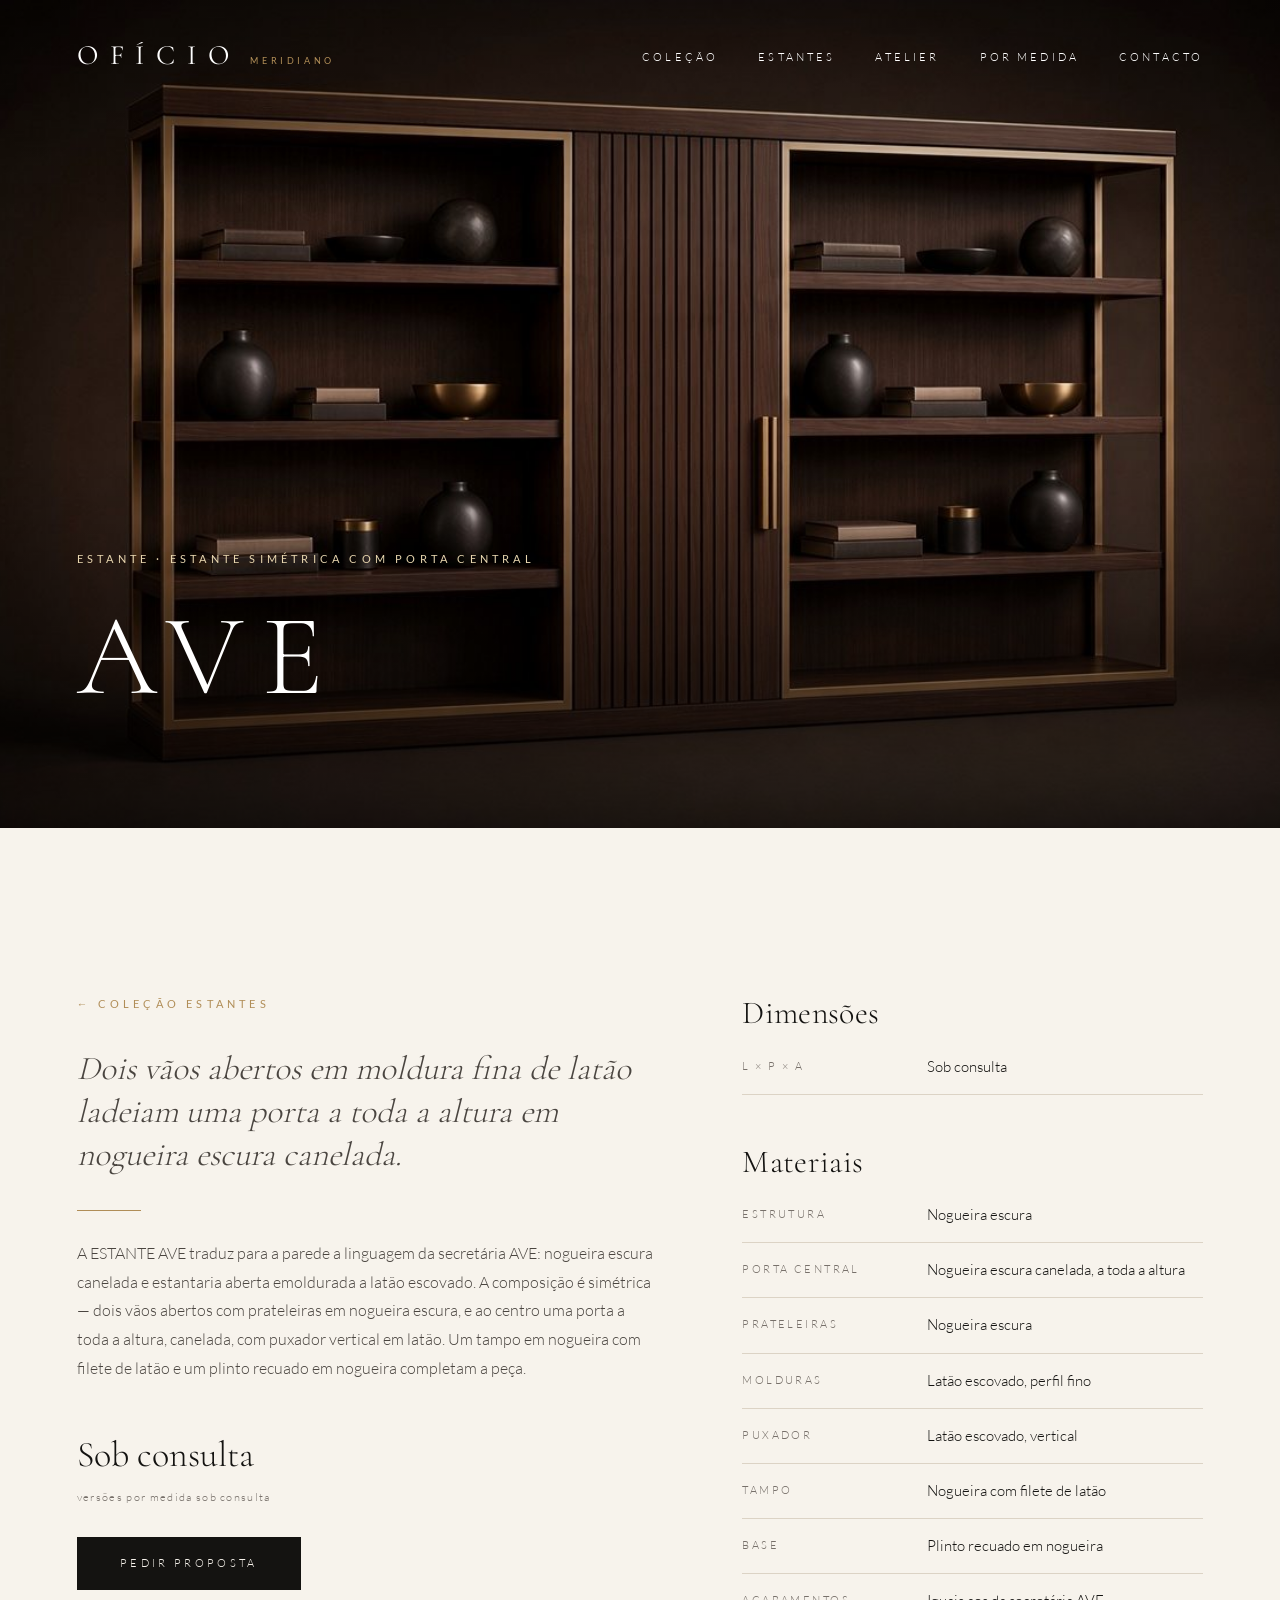
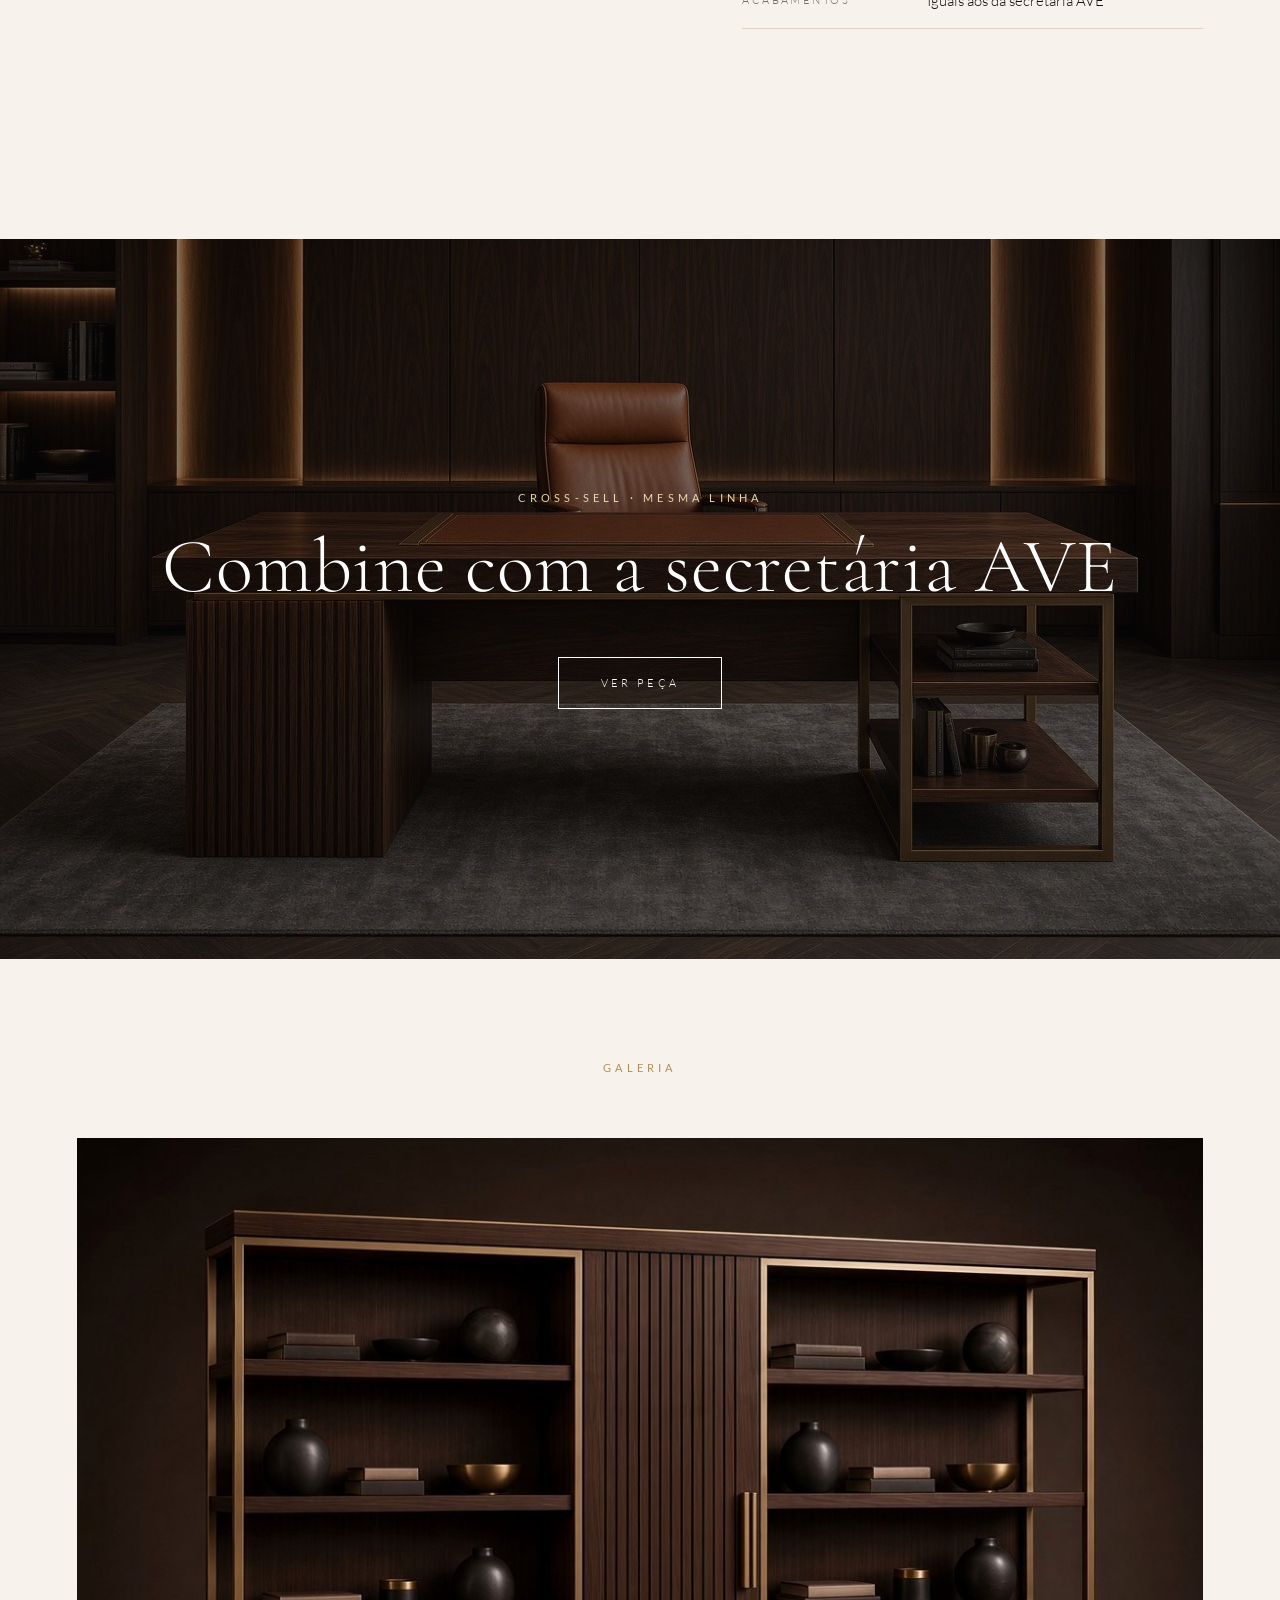
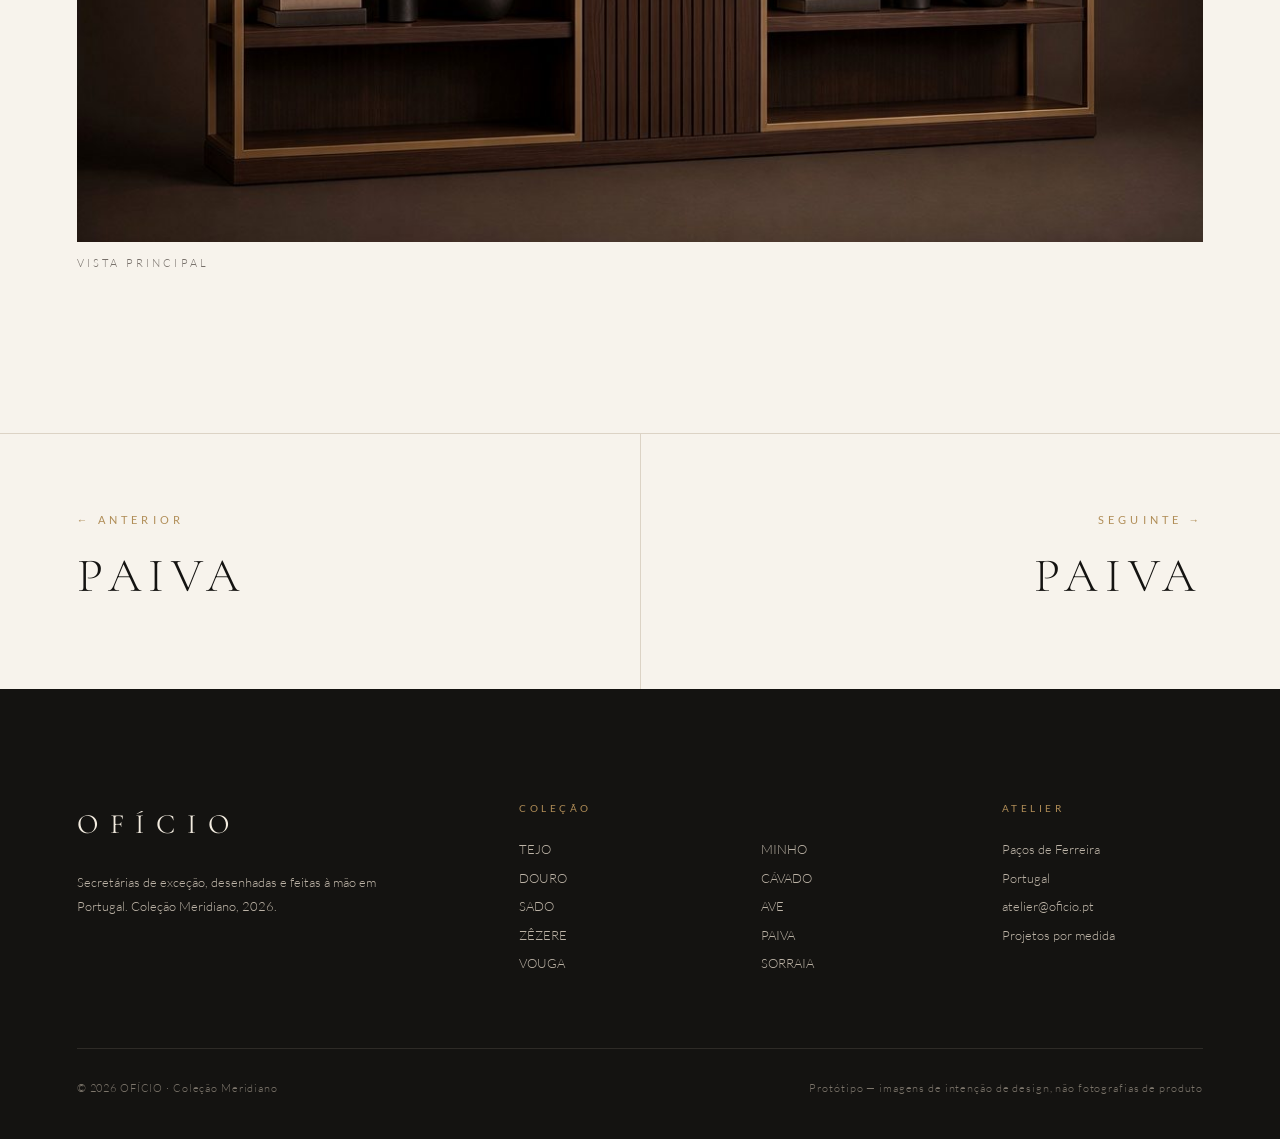
<file: estante-ave.html>
<!doctype html><html lang="pt-PT"><head><meta charset="utf-8"><meta name="viewport" content="width=device-width,initial-scale=1"><title>Estante AVE — OFÍCIO Meridiano</title><link rel="stylesheet" href="style.css"></head><body><header class=""><a class="logo" href="index.html">OFÍCIO<small>MERIDIANO</small></a><nav><a href="colecao.html">Coleção</a><a href="estantes.html">Estantes</a><a class="h" href="index.html#atelier">Atelier</a><a class="h" href="index.html#medida">Por medida</a><a href="mailto:atelier@oficio.pt">Contacto</a></nav></header><div class="phero"><img src="img/estante_ave.jpg" alt="Estante AVE"><div class="t"><div class="eye">Estante · Estante simétrica com porta central</div><h1>AVE</h1></div></div>
<section><div class="pi"><div class="fade"><a class="eye" href="estantes.html">← Coleção Estantes</a><p class="lead" style="margin-top:30px">Dois vãos abertos em moldura fina de latão ladeiam uma porta a toda a altura em nogueira escura canelada.</p><div class="rule"></div><p>A ESTANTE AVE traduz para a parede a linguagem da secretária AVE: nogueira escura canelada e estantaria aberta emoldurada a latão escovado. A composição é simétrica — dois vãos abertos com prateleiras em nogueira escura, e ao centro uma porta a toda a altura, canelada, com puxador vertical em latão. Um tampo em nogueira com filete de latão e um plinto recuado em nogueira completam a peça.</p>
<div class="price">Sob consulta<small>versões por medida sob consulta</small></div><a class="btn dark" href="mailto:atelier@oficio.pt?subject=Estante AVE">Pedir proposta</a></div>
<div class="specs fade"><h3>Dimensões</h3><table><tr><td>L × P × A</td><td>Sob consulta</td></tr></table><h3>Materiais</h3><table><tr><td>Estrutura</td><td>Nogueira escura</td></tr><tr><td>Porta central</td><td>Nogueira escura canelada, a toda a altura</td></tr><tr><td>Prateleiras</td><td>Nogueira escura</td></tr><tr><td>Molduras</td><td>Latão escovado, perfil fino</td></tr><tr><td>Puxador</td><td>Latão escovado, vertical</td></tr><tr><td>Tampo</td><td>Nogueira com filete de latão</td></tr><tr><td>Base</td><td>Plinto recuado em nogueira</td></tr><tr><td>Acabamentos</td><td>Iguais aos da secretária AVE</td></tr></table></div></div></section>
<a class="colcta" style="margin-bottom:100px" href="ave.html"><img src="img/ave.jpg" alt="" loading="lazy"><div class="fade"><div class="eye">Cross-sell · mesma linha</div><h2>Combine com a secretária AVE</h2><span class="btn">Ver peça</span></div></a>
<div class="c fade" style="margin-bottom:60px"><div class="eye">Galeria</div></div><div class="gal"><a class="fade" href="img/estante_ave.jpg" data-lb="Estante AVE · Vista principal"><div class="ph"><img src="img/estante_ave.jpg" loading="lazy" alt=""></div><span>Vista principal</span></a></div>
<div class="pn"><a href="estante-paiva.html"><span class="eye">← Anterior</span><b>PAIVA</b></a><a href="estante-paiva.html"><span class="eye">Seguinte →</span><b>PAIVA</b></a></div><footer><div class="fg"><div><div class="logo">OFÍCIO</div><p style="max-width:340px;margin-top:22px">Secretárias de exceção, desenhadas e feitas à mão em Portugal. Coleção Meridiano, 2026.</p></div><div><h4>Coleção</h4><a href="tejo.html">TEJO</a><a href="douro.html">DOURO</a><a href="sado.html">SADO</a><a href="zezere.html">ZÊZERE</a><a href="vouga.html">VOUGA</a></div><div><h4>&nbsp;</h4><a href="minho.html">MINHO</a><a href="cavado.html">CÁVADO</a><a href="ave.html">AVE</a><a href="paiva.html">PAIVA</a><a href="sorraia.html">SORRAIA</a></div><div><h4>Atelier</h4><a>Paços de Ferreira</a><a>Portugal</a><a href="mailto:atelier@oficio.pt">atelier@oficio.pt</a><a href="index.html#medida">Projetos por medida</a></div></div><div class="fb"><span>© 2026 OFÍCIO · Coleção Meridiano</span><span>Protótipo — imagens de intenção de design, não fotografias de produto</span></div></footer><div id="lb"><button class="x">×</button><button class="p">‹</button><img alt=""><button class="q">›</button><div class="cap"></div></div><script>const h=document.querySelector('header');if(!h.classList.contains('light')){const f=()=>h.classList.toggle('solid',scrollY>60);addEventListener('scroll',f);f()}
const io=new IntersectionObserver(e=>e.forEach(x=>{if(x.isIntersecting){x.target.classList.add('in');io.unobserve(x.target)}}),{threshold:.12});document.querySelectorAll('.fade').forEach(x=>io.observe(x));
const L=[...document.querySelectorAll('[data-lb]')];if(L.length){const b=document.getElementById('lb'),im=b.querySelector('img'),cp=b.querySelector('.cap');let i=0;const s=k=>{i=(k+L.length)%L.length;im.src=L[i].href;cp.textContent=L[i].dataset.lb};
L.forEach((a,k)=>a.onclick=e=>{e.preventDefault();s(k);b.classList.add('on')});b.querySelector('.x').onclick=()=>b.classList.remove('on');b.querySelector('.p').onclick=e=>{e.stopPropagation();s(i-1)};b.querySelector('.q').onclick=e=>{e.stopPropagation();s(i+1)};b.onclick=e=>{if(e.target===b)b.classList.remove('on')};
addEventListener('keydown',e=>{if(!b.classList.contains('on'))return;if(e.key=='Escape')b.classList.remove('on');if(e.key=='ArrowLeft')s(i-1);if(e.key=='ArrowRight')s(i+1)})}</script></body></html>
</file>
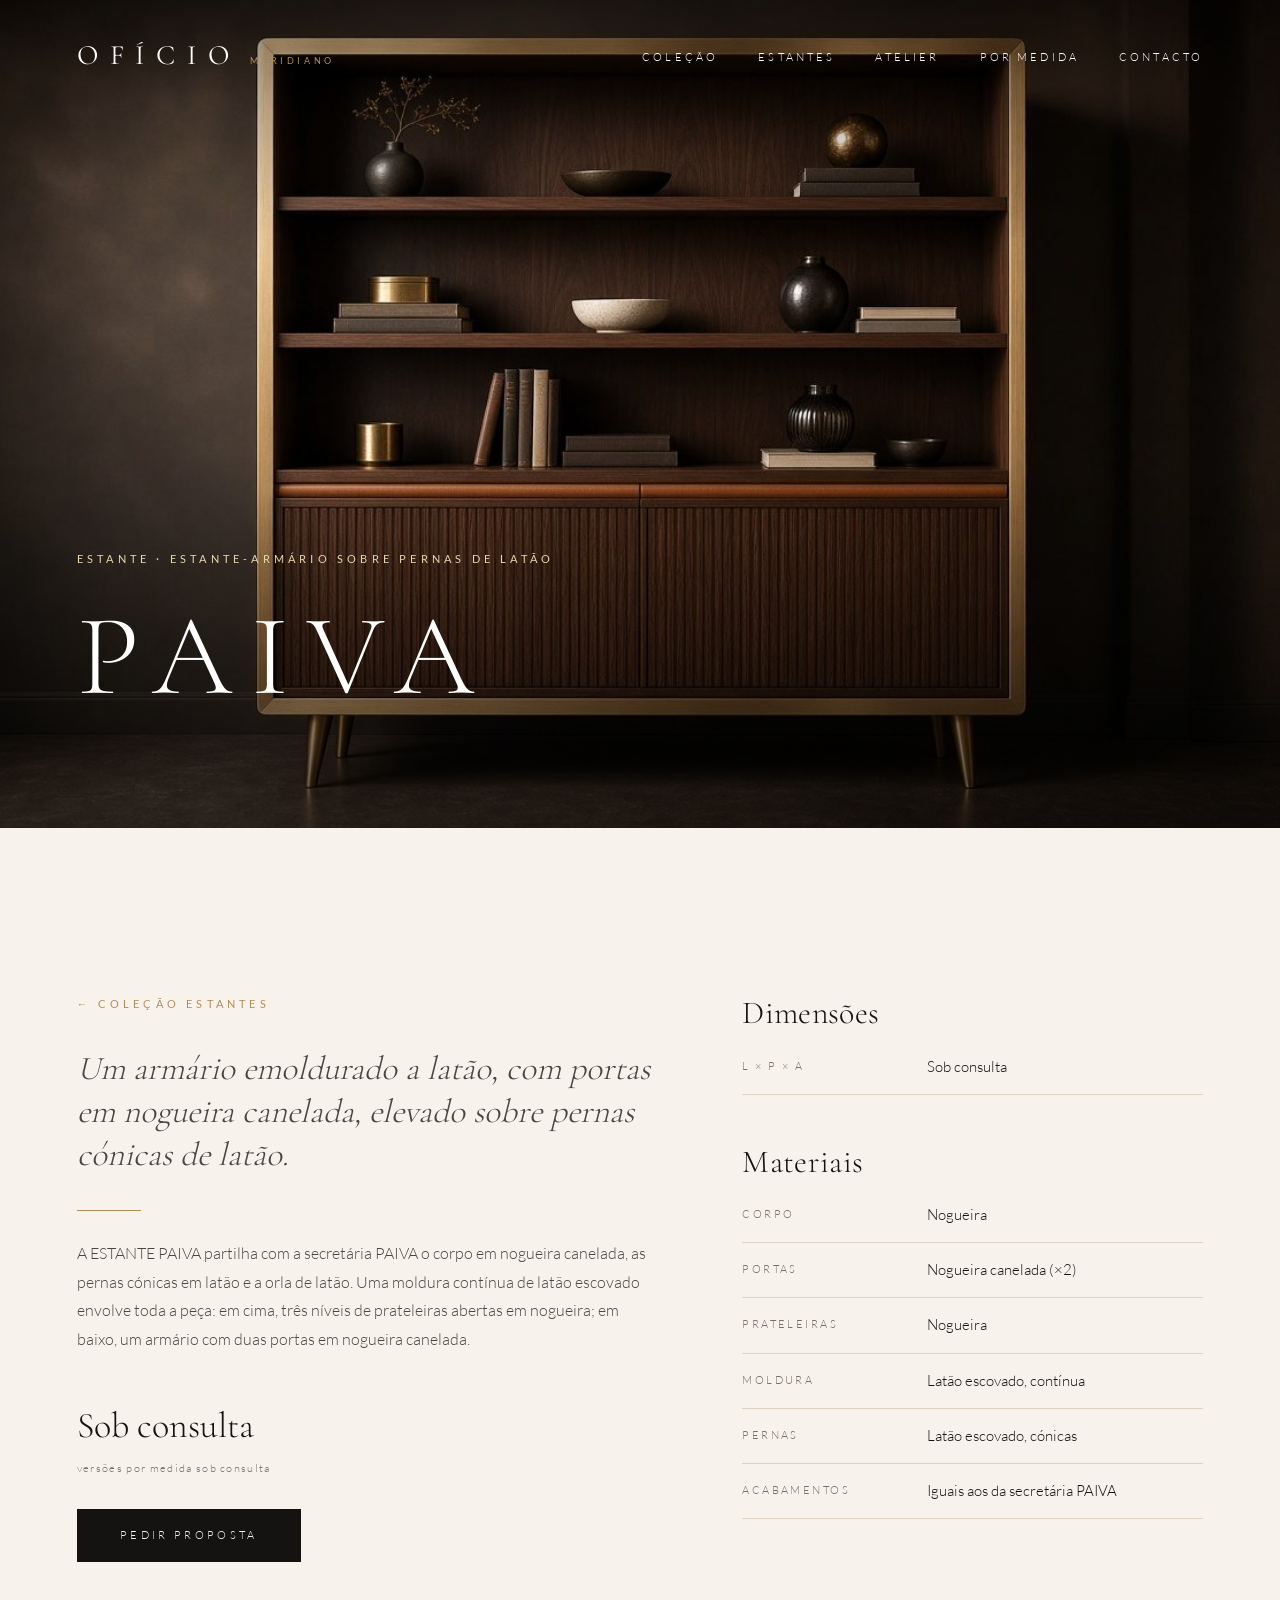
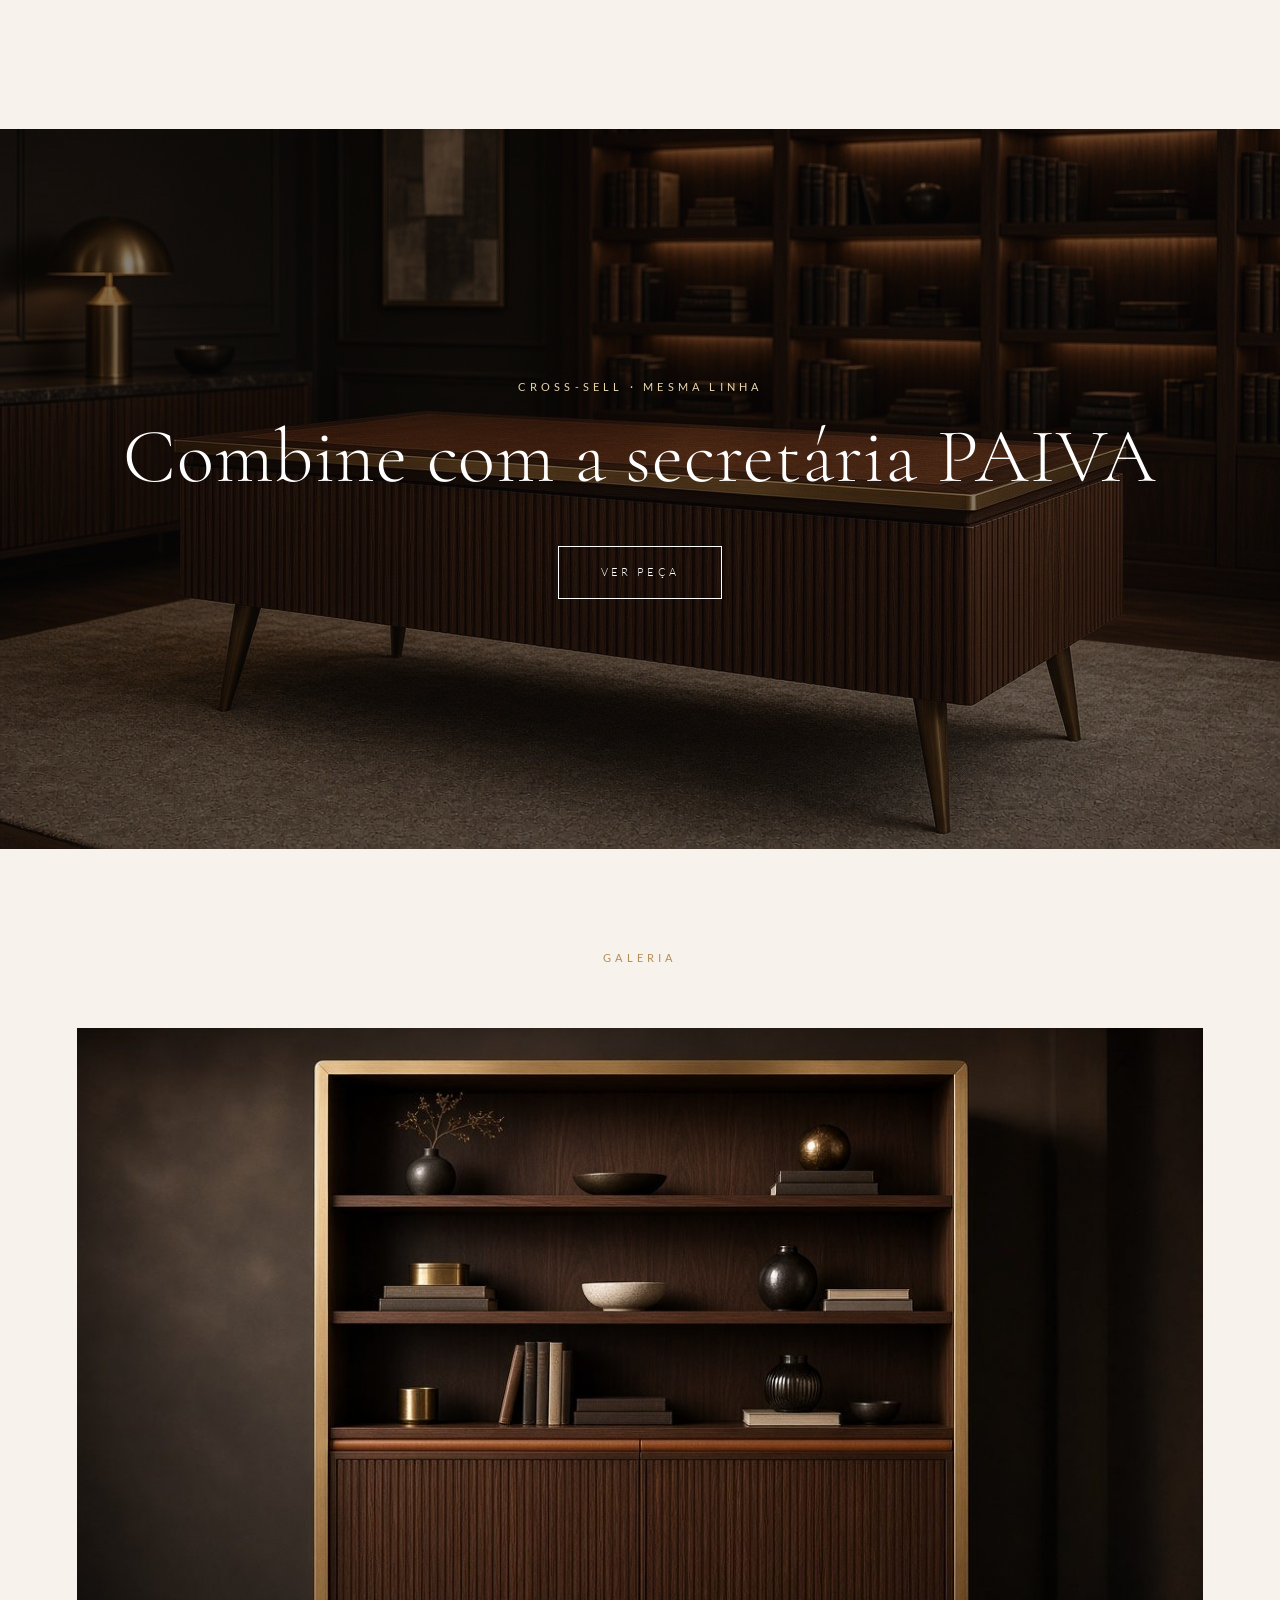
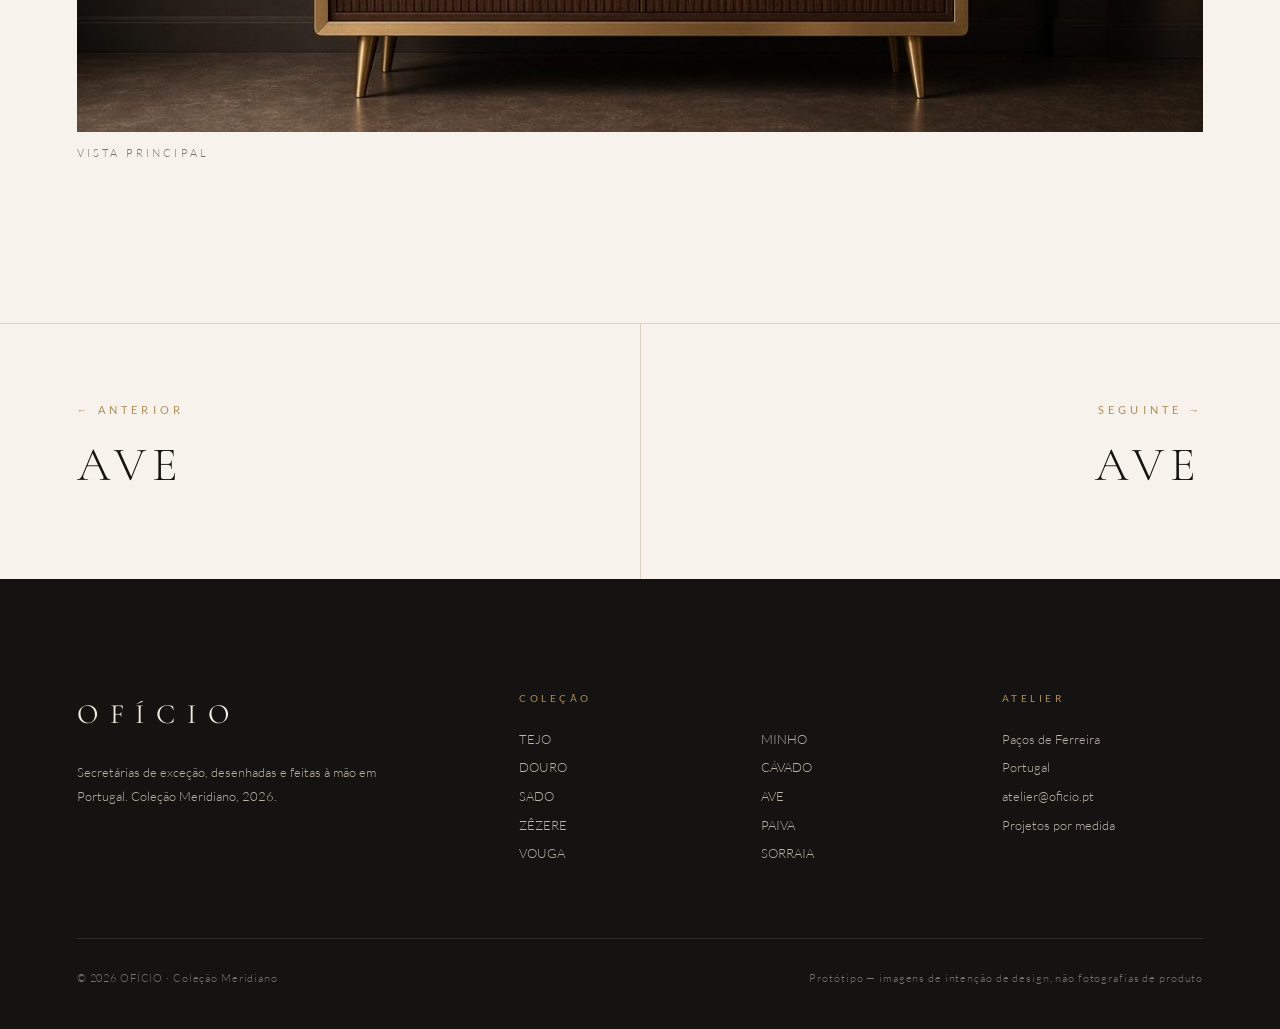
<file: estante-paiva.html>
<!doctype html><html lang="pt-PT"><head><meta charset="utf-8"><meta name="viewport" content="width=device-width,initial-scale=1"><title>Estante PAIVA — OFÍCIO Meridiano</title><link rel="stylesheet" href="style.css"></head><body><header class=""><a class="logo" href="index.html">OFÍCIO<small>MERIDIANO</small></a><nav><a href="colecao.html">Coleção</a><a href="estantes.html">Estantes</a><a class="h" href="index.html#atelier">Atelier</a><a class="h" href="index.html#medida">Por medida</a><a href="mailto:atelier@oficio.pt">Contacto</a></nav></header><div class="phero"><img src="img/estante_paiva.jpg" alt="Estante PAIVA"><div class="t"><div class="eye">Estante · Estante-armário sobre pernas de latão</div><h1>PAIVA</h1></div></div>
<section><div class="pi"><div class="fade"><a class="eye" href="estantes.html">← Coleção Estantes</a><p class="lead" style="margin-top:30px">Um armário emoldurado a latão, com portas em nogueira canelada, elevado sobre pernas cónicas de latão.</p><div class="rule"></div><p>A ESTANTE PAIVA partilha com a secretária PAIVA o corpo em nogueira canelada, as pernas cónicas em latão e a orla de latão. Uma moldura contínua de latão escovado envolve toda a peça: em cima, três níveis de prateleiras abertas em nogueira; em baixo, um armário com duas portas em nogueira canelada.</p>
<div class="price">Sob consulta<small>versões por medida sob consulta</small></div><a class="btn dark" href="mailto:atelier@oficio.pt?subject=Estante PAIVA">Pedir proposta</a></div>
<div class="specs fade"><h3>Dimensões</h3><table><tr><td>L × P × A</td><td>Sob consulta</td></tr></table><h3>Materiais</h3><table><tr><td>Corpo</td><td>Nogueira</td></tr><tr><td>Portas</td><td>Nogueira canelada (×2)</td></tr><tr><td>Prateleiras</td><td>Nogueira</td></tr><tr><td>Moldura</td><td>Latão escovado, contínua</td></tr><tr><td>Pernas</td><td>Latão escovado, cónicas</td></tr><tr><td>Acabamentos</td><td>Iguais aos da secretária PAIVA</td></tr></table></div></div></section>
<a class="colcta" style="margin-bottom:100px" href="paiva.html"><img src="img/paiva.jpg" alt="" loading="lazy"><div class="fade"><div class="eye">Cross-sell · mesma linha</div><h2>Combine com a secretária PAIVA</h2><span class="btn">Ver peça</span></div></a>
<div class="c fade" style="margin-bottom:60px"><div class="eye">Galeria</div></div><div class="gal"><a class="fade" href="img/estante_paiva.jpg" data-lb="Estante PAIVA · Vista principal"><div class="ph"><img src="img/estante_paiva.jpg" loading="lazy" alt=""></div><span>Vista principal</span></a></div>
<div class="pn"><a href="estante-ave.html"><span class="eye">← Anterior</span><b>AVE</b></a><a href="estante-ave.html"><span class="eye">Seguinte →</span><b>AVE</b></a></div><footer><div class="fg"><div><div class="logo">OFÍCIO</div><p style="max-width:340px;margin-top:22px">Secretárias de exceção, desenhadas e feitas à mão em Portugal. Coleção Meridiano, 2026.</p></div><div><h4>Coleção</h4><a href="tejo.html">TEJO</a><a href="douro.html">DOURO</a><a href="sado.html">SADO</a><a href="zezere.html">ZÊZERE</a><a href="vouga.html">VOUGA</a></div><div><h4>&nbsp;</h4><a href="minho.html">MINHO</a><a href="cavado.html">CÁVADO</a><a href="ave.html">AVE</a><a href="paiva.html">PAIVA</a><a href="sorraia.html">SORRAIA</a></div><div><h4>Atelier</h4><a>Paços de Ferreira</a><a>Portugal</a><a href="mailto:atelier@oficio.pt">atelier@oficio.pt</a><a href="index.html#medida">Projetos por medida</a></div></div><div class="fb"><span>© 2026 OFÍCIO · Coleção Meridiano</span><span>Protótipo — imagens de intenção de design, não fotografias de produto</span></div></footer><div id="lb"><button class="x">×</button><button class="p">‹</button><img alt=""><button class="q">›</button><div class="cap"></div></div><script>const h=document.querySelector('header');if(!h.classList.contains('light')){const f=()=>h.classList.toggle('solid',scrollY>60);addEventListener('scroll',f);f()}
const io=new IntersectionObserver(e=>e.forEach(x=>{if(x.isIntersecting){x.target.classList.add('in');io.unobserve(x.target)}}),{threshold:.12});document.querySelectorAll('.fade').forEach(x=>io.observe(x));
const L=[...document.querySelectorAll('[data-lb]')];if(L.length){const b=document.getElementById('lb'),im=b.querySelector('img'),cp=b.querySelector('.cap');let i=0;const s=k=>{i=(k+L.length)%L.length;im.src=L[i].href;cp.textContent=L[i].dataset.lb};
L.forEach((a,k)=>a.onclick=e=>{e.preventDefault();s(k);b.classList.add('on')});b.querySelector('.x').onclick=()=>b.classList.remove('on');b.querySelector('.p').onclick=e=>{e.stopPropagation();s(i-1)};b.querySelector('.q').onclick=e=>{e.stopPropagation();s(i+1)};b.onclick=e=>{if(e.target===b)b.classList.remove('on')};
addEventListener('keydown',e=>{if(!b.classList.contains('on'))return;if(e.key=='Escape')b.classList.remove('on');if(e.key=='ArrowLeft')s(i-1);if(e.key=='ArrowRight')s(i+1)})}</script></body></html>
</file>
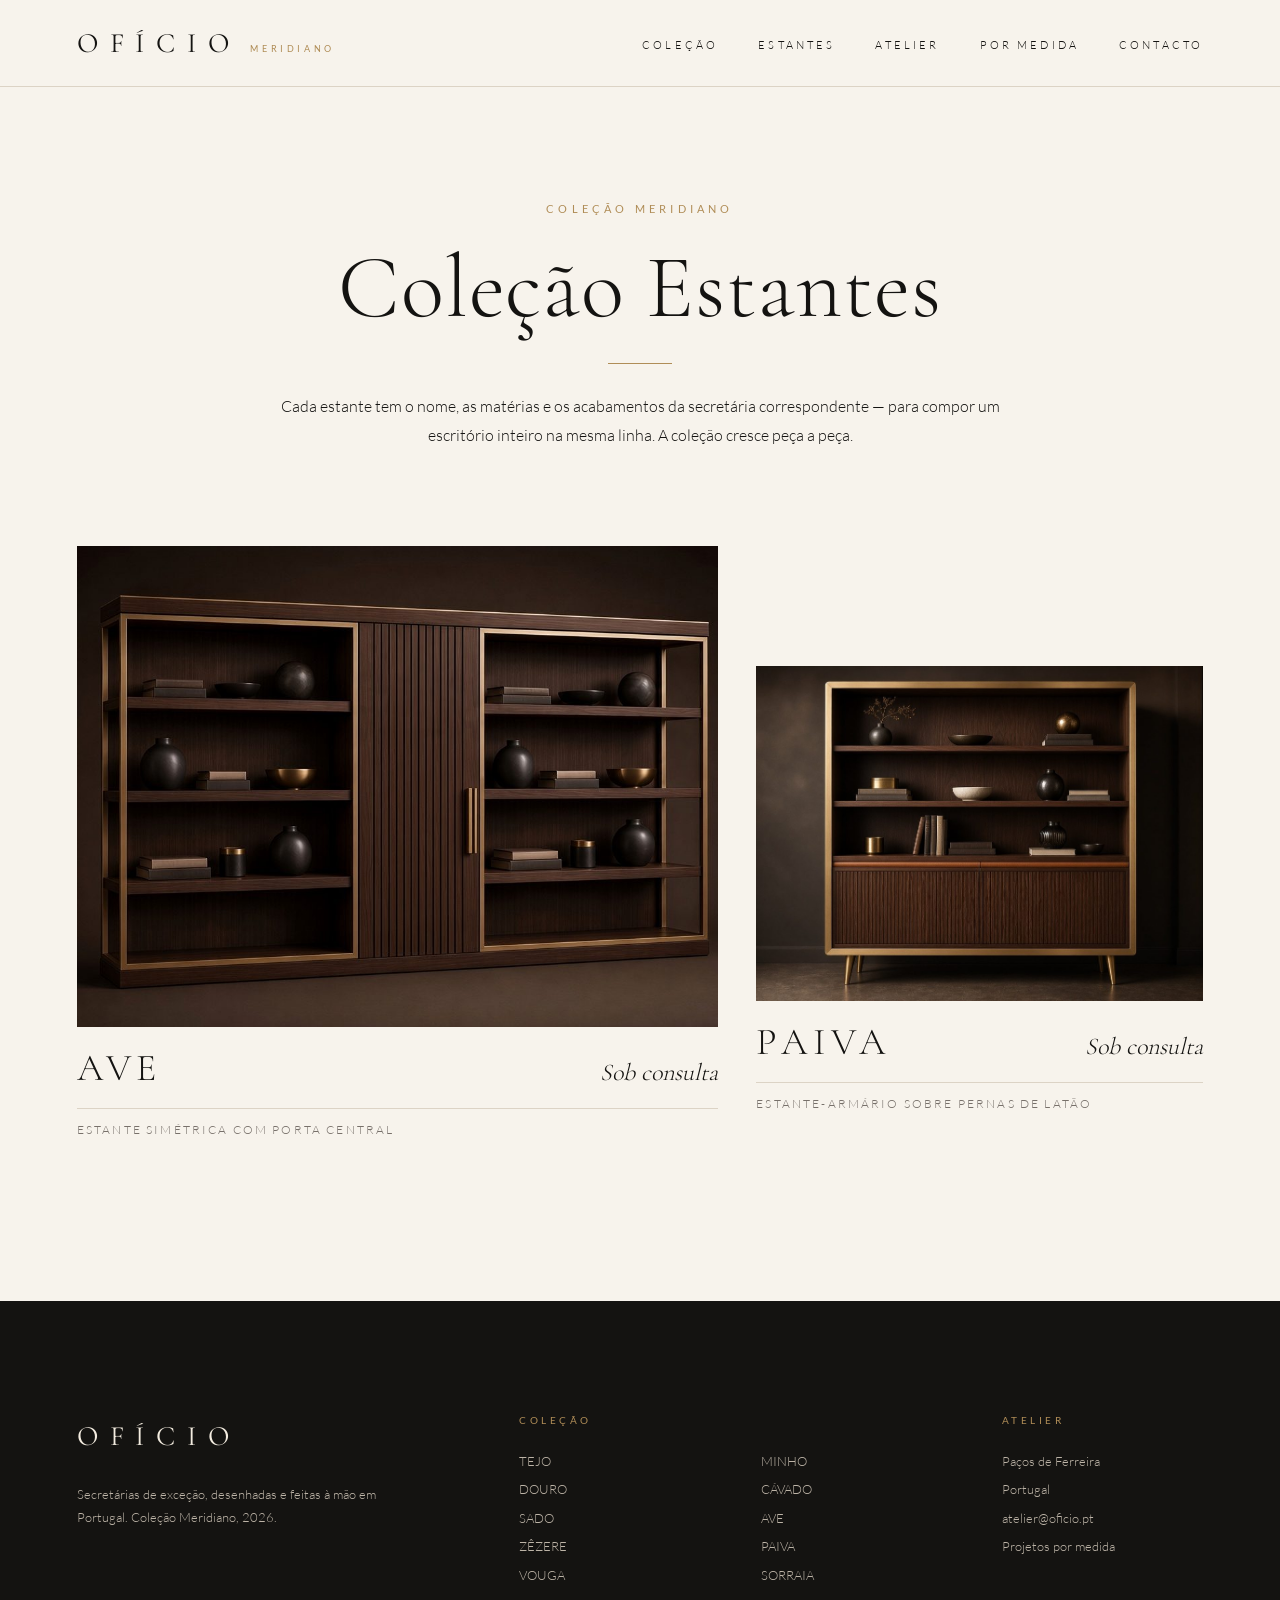
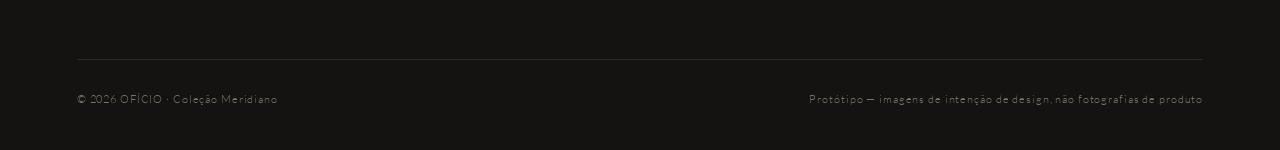
<file: estantes.html>
<!doctype html><html lang="pt-PT"><head><meta charset="utf-8"><meta name="viewport" content="width=device-width,initial-scale=1"><title>Coleção Estantes — OFÍCIO</title><link rel="stylesheet" href="style.css"></head><body><header class="light"><a class="logo" href="index.html">OFÍCIO<small>MERIDIANO</small></a><nav><a href="colecao.html">Coleção</a><a href="estantes.html">Estantes</a><a class="h" href="index.html#atelier">Atelier</a><a class="h" href="index.html#medida">Por medida</a><a href="mailto:atelier@oficio.pt">Contacto</a></nav></header><section class="ph1"><div class="c fade"><div class="eye">Coleção Meridiano</div><h1>Coleção Estantes</h1><div class="rule"></div><p>Cada estante tem o nome, as matérias e os acabamentos da secretária correspondente — para compor um escritório inteiro na mesma linha. A coleção cresce peça a peça.</p></div></section><section style="padding-top:0"><div class="grid"><a class="card fade" href="estante-ave.html"><div class="ph"><img src="img/estante_ave.jpg" alt="Estante AVE" loading="lazy"></div><div class="n"><h3>AVE</h3><span class="from">Sob consulta</span></div><div class="m">Estante simétrica com porta central</div></a><a class="card fade" href="estante-paiva.html"><div class="ph"><img src="img/estante_paiva.jpg" alt="Estante PAIVA" loading="lazy"></div><div class="n"><h3>PAIVA</h3><span class="from">Sob consulta</span></div><div class="m">Estante-armário sobre pernas de latão</div></a></div></section><footer><div class="fg"><div><div class="logo">OFÍCIO</div><p style="max-width:340px;margin-top:22px">Secretárias de exceção, desenhadas e feitas à mão em Portugal. Coleção Meridiano, 2026.</p></div><div><h4>Coleção</h4><a href="tejo.html">TEJO</a><a href="douro.html">DOURO</a><a href="sado.html">SADO</a><a href="zezere.html">ZÊZERE</a><a href="vouga.html">VOUGA</a></div><div><h4>&nbsp;</h4><a href="minho.html">MINHO</a><a href="cavado.html">CÁVADO</a><a href="ave.html">AVE</a><a href="paiva.html">PAIVA</a><a href="sorraia.html">SORRAIA</a></div><div><h4>Atelier</h4><a>Paços de Ferreira</a><a>Portugal</a><a href="mailto:atelier@oficio.pt">atelier@oficio.pt</a><a href="index.html#medida">Projetos por medida</a></div></div><div class="fb"><span>© 2026 OFÍCIO · Coleção Meridiano</span><span>Protótipo — imagens de intenção de design, não fotografias de produto</span></div></footer><div id="lb"><button class="x">×</button><button class="p">‹</button><img alt=""><button class="q">›</button><div class="cap"></div></div><script>const h=document.querySelector('header');if(!h.classList.contains('light')){const f=()=>h.classList.toggle('solid',scrollY>60);addEventListener('scroll',f);f()}
const io=new IntersectionObserver(e=>e.forEach(x=>{if(x.isIntersecting){x.target.classList.add('in');io.unobserve(x.target)}}),{threshold:.12});document.querySelectorAll('.fade').forEach(x=>io.observe(x));
const L=[...document.querySelectorAll('[data-lb]')];if(L.length){const b=document.getElementById('lb'),im=b.querySelector('img'),cp=b.querySelector('.cap');let i=0;const s=k=>{i=(k+L.length)%L.length;im.src=L[i].href;cp.textContent=L[i].dataset.lb};
L.forEach((a,k)=>a.onclick=e=>{e.preventDefault();s(k);b.classList.add('on')});b.querySelector('.x').onclick=()=>b.classList.remove('on');b.querySelector('.p').onclick=e=>{e.stopPropagation();s(i-1)};b.querySelector('.q').onclick=e=>{e.stopPropagation();s(i+1)};b.onclick=e=>{if(e.target===b)b.classList.remove('on')};
addEventListener('keydown',e=>{if(!b.classList.contains('on'))return;if(e.key=='Escape')b.classList.remove('on');if(e.key=='ArrowLeft')s(i-1);if(e.key=='ArrowRight')s(i+1)})}</script></body></html>
</file>
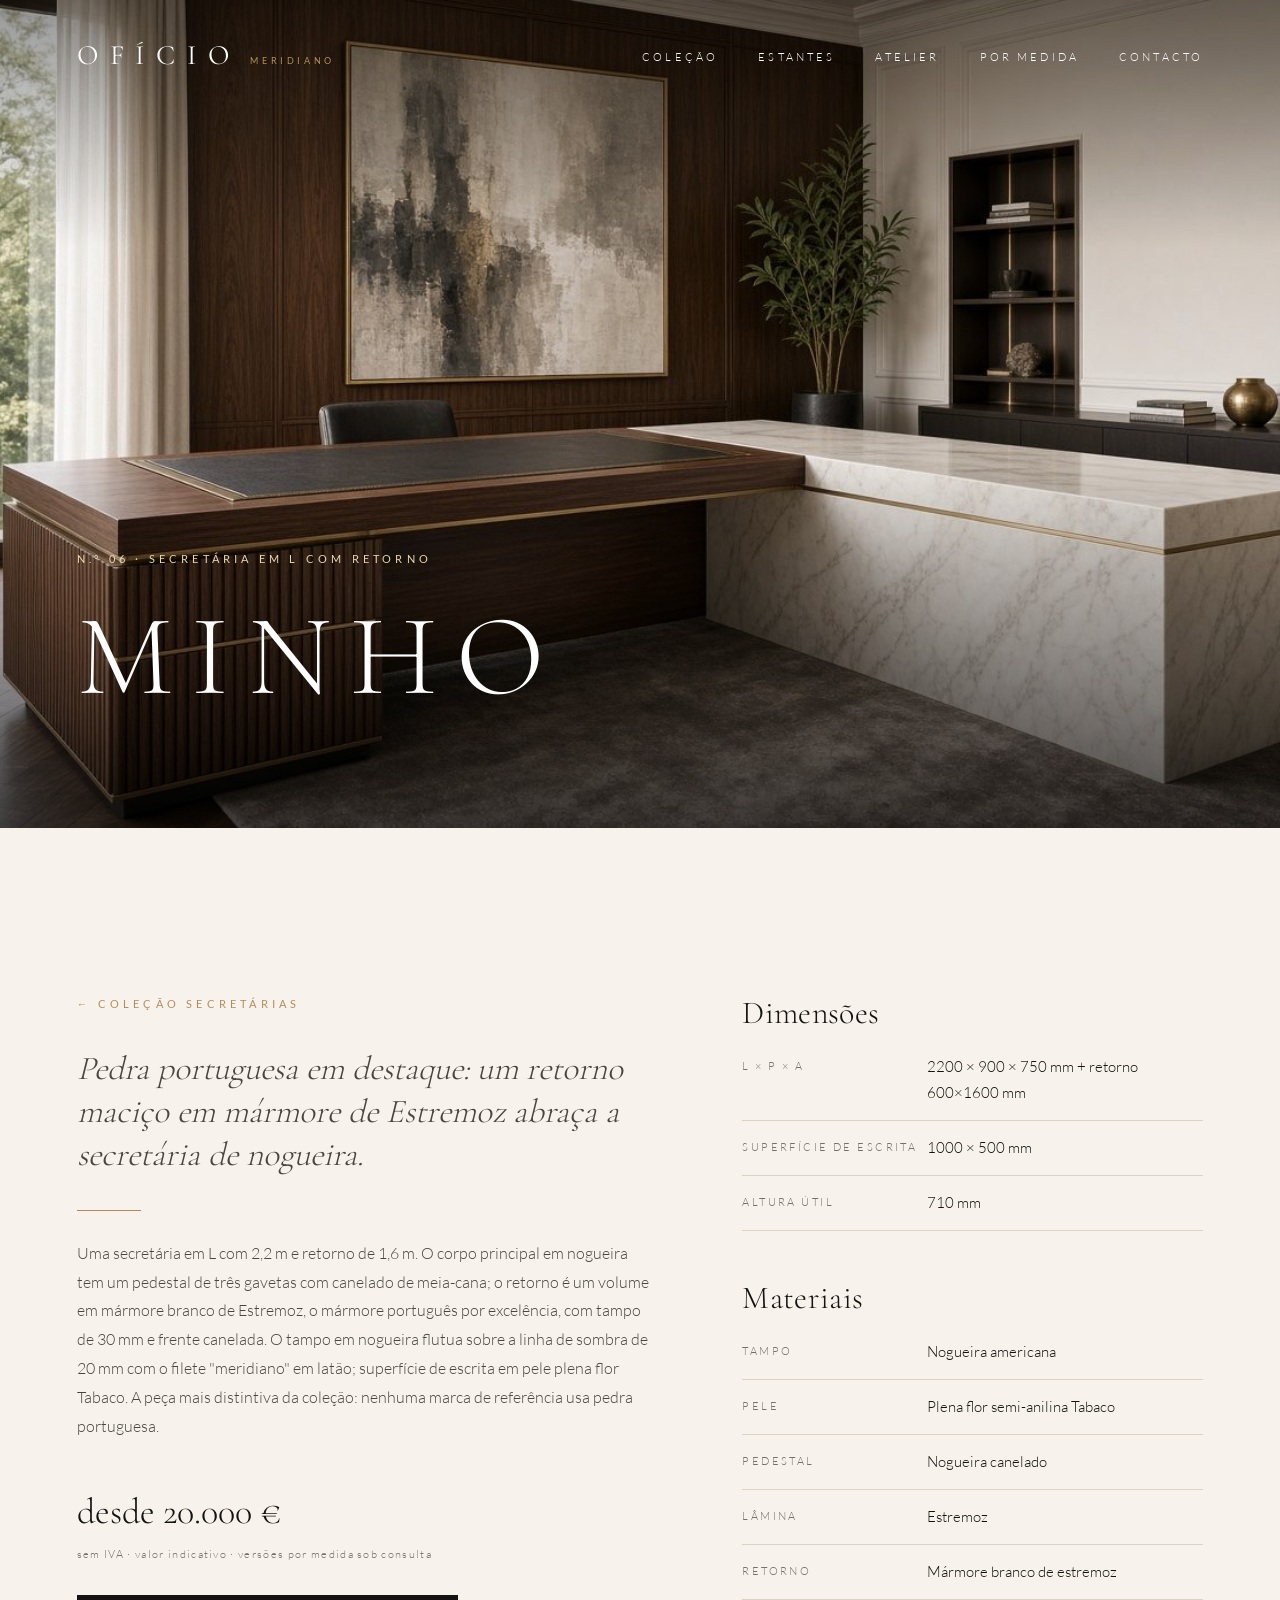
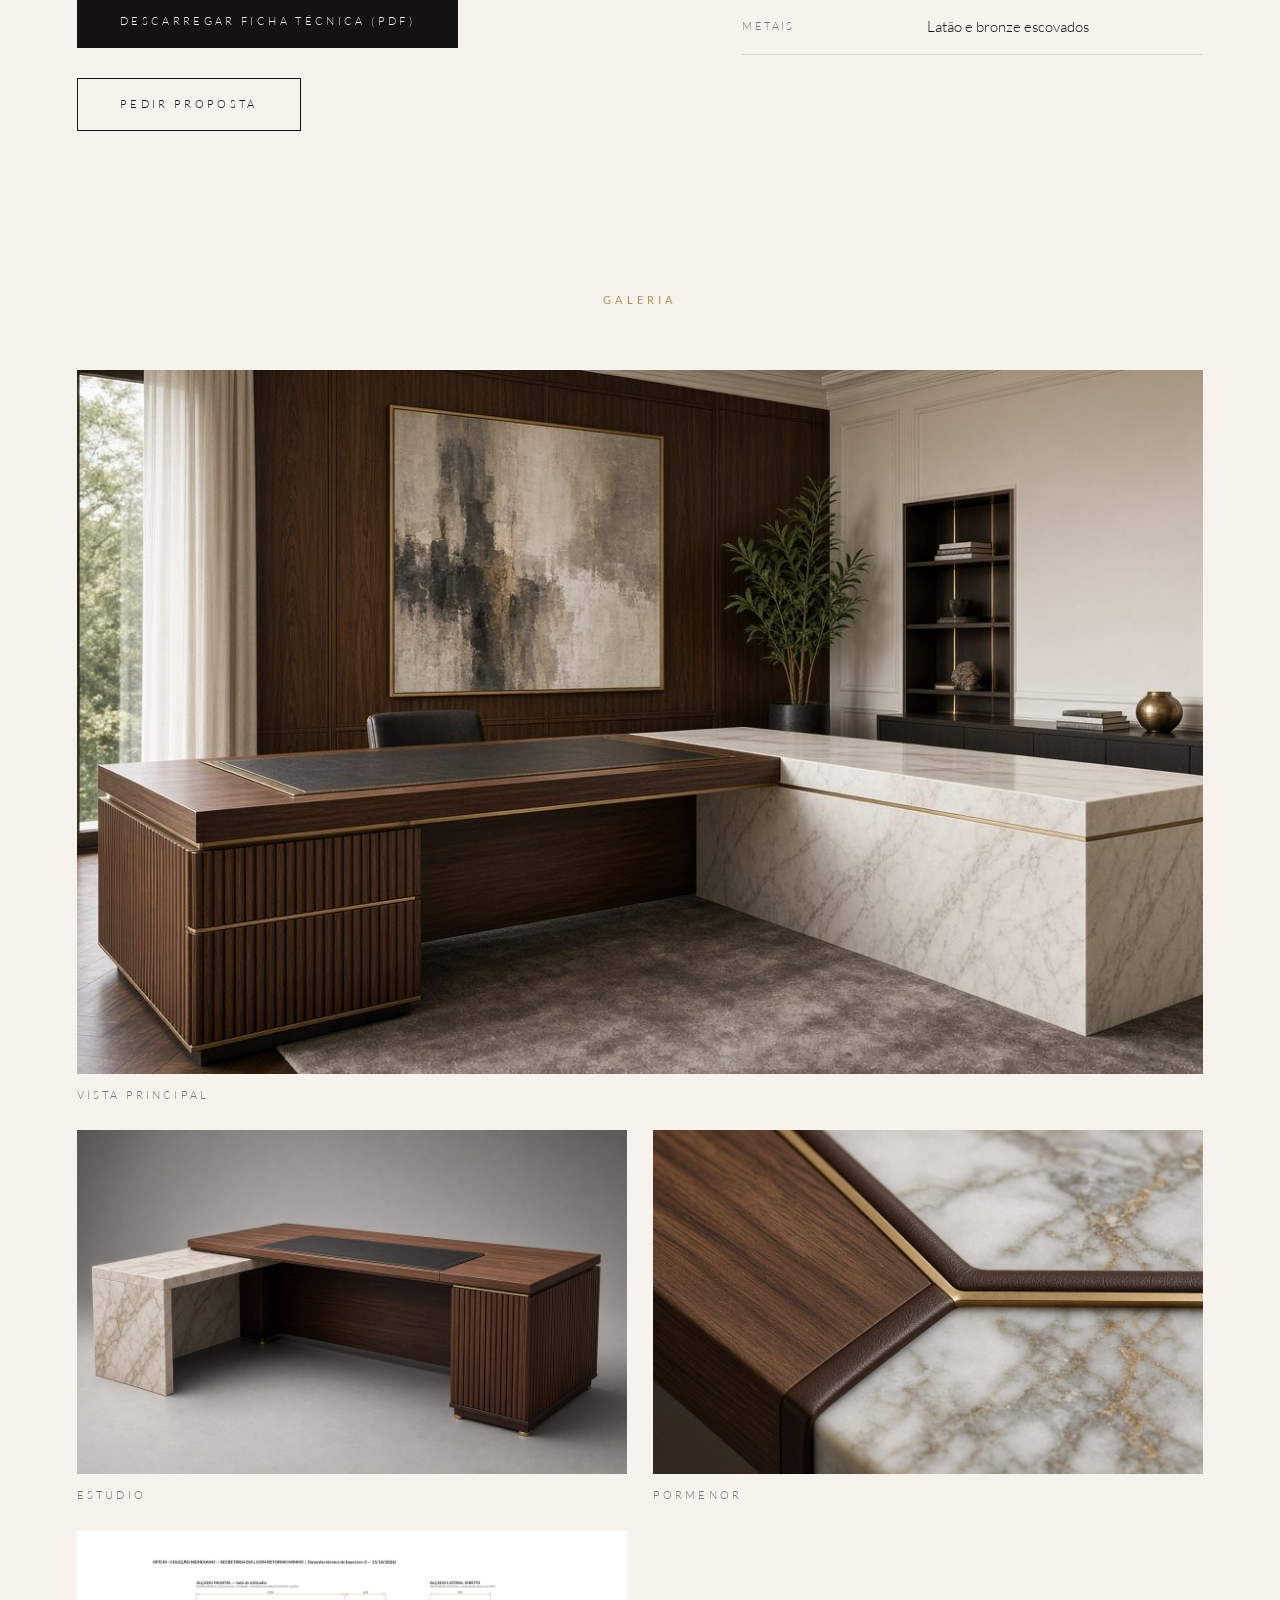
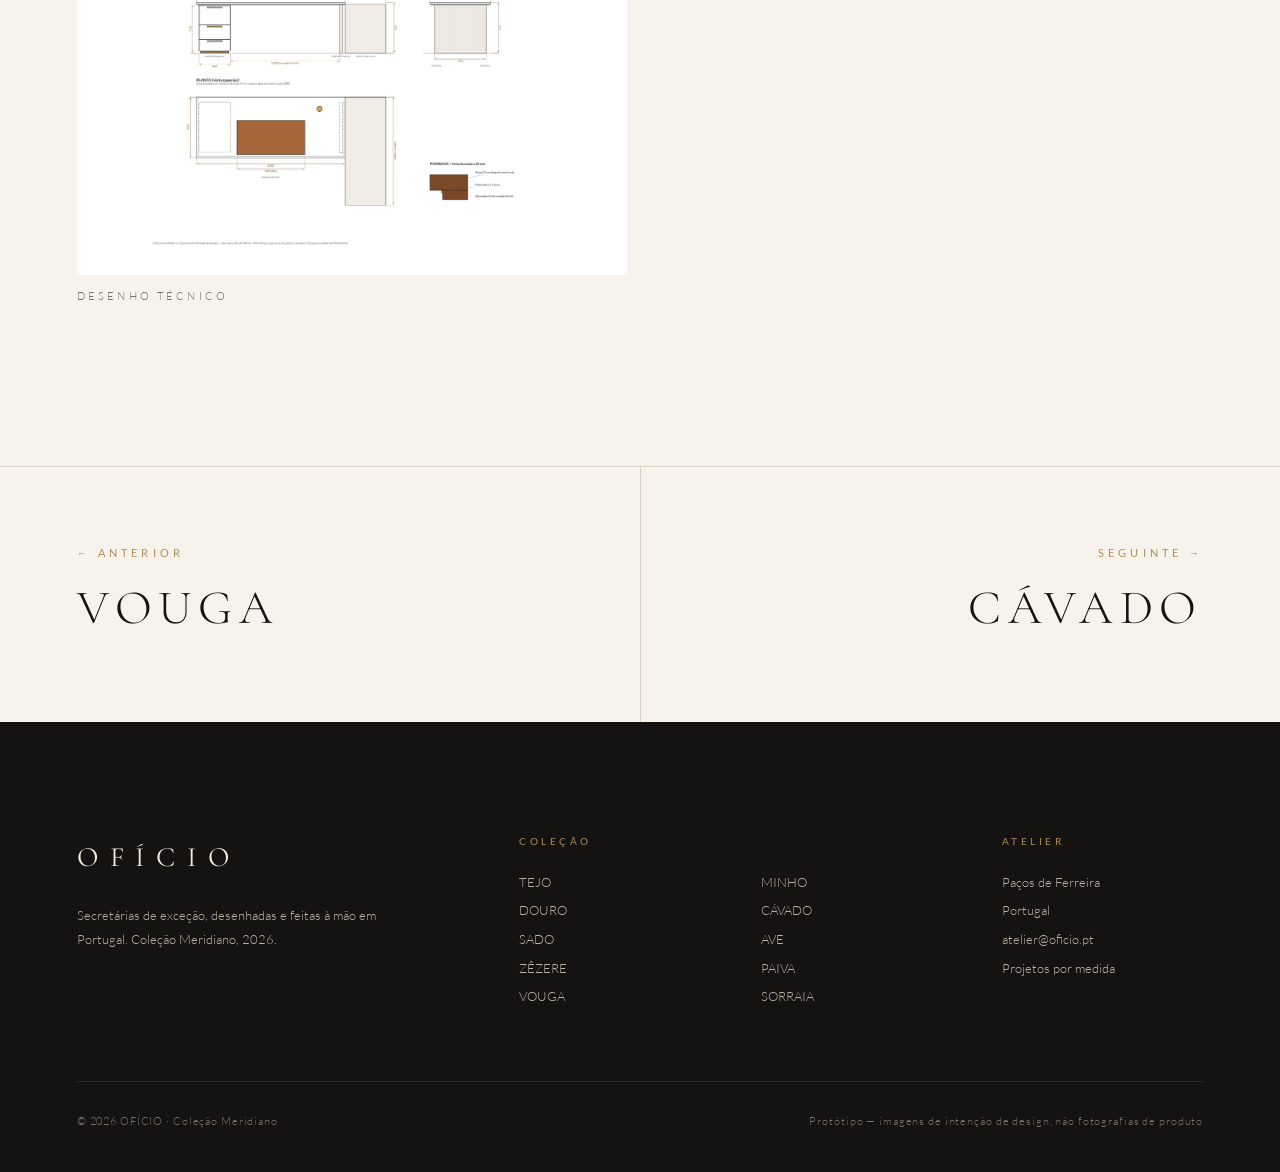
<file: minho.html>
<!doctype html><html lang="pt-PT"><head><meta charset="utf-8"><meta name="viewport" content="width=device-width,initial-scale=1"><title>MINHO — OFÍCIO Meridiano</title><link rel="stylesheet" href="style.css"></head><body><header class=""><a class="logo" href="index.html">OFÍCIO<small>MERIDIANO</small></a><nav><a href="colecao.html">Coleção</a><a href="estantes.html">Estantes</a><a class="h" href="index.html#atelier">Atelier</a><a class="h" href="index.html#medida">Por medida</a><a href="mailto:atelier@oficio.pt">Contacto</a></nav></header><div class="phero"><img src="img/minho.jpg" alt="MINHO"><div class="t"><div class="eye">N.º 06 · Secretária em L com retorno</div><h1>MINHO</h1></div></div>
<section><div class="pi"><div class="fade"><a class="eye" href="colecao.html">← Coleção Secretárias</a><p class="lead" style="margin-top:30px">Pedra portuguesa em destaque: um retorno maciço em mármore de Estremoz abraça a secretária de nogueira.</p><div class="rule"></div><p>Uma secretária em L com 2,2 m e retorno de 1,6 m. O corpo principal em nogueira tem um pedestal de três gavetas com canelado de meia-cana; o retorno é um volume em mármore branco de Estremoz, o mármore português por excelência, com tampo de 30 mm e frente canelada. O tampo em nogueira flutua sobre a linha de sombra de 20 mm com o filete &quot;meridiano&quot; em latão; superfície de escrita em pele plena flor Tabaco. A peça mais distintiva da coleção: nenhuma marca de referência usa pedra portuguesa.</p>
<div class="price">desde 20.000 €<small>sem IVA · valor indicativo · versões por medida sob consulta</small></div><a class="btn dark" href="fichas/ficha_tecnica_minho.pdf" download>Descarregar ficha técnica (PDF)</a> <a class="btn" href="mailto:atelier@oficio.pt?subject=MINHO">Pedir proposta</a></div>
<div class="specs fade"><h3>Dimensões</h3><table><tr><td>L × P × A</td><td>2200 × 900 × 750 mm + retorno 600×1600 mm</td></tr><tr><td>Superfície de escrita</td><td>1000 × 500 mm</td></tr><tr><td>Altura útil</td><td>710 mm</td></tr></table><h3>Materiais</h3><table><tr><td>Tampo</td><td>Nogueira americana</td></tr><tr><td>Pele</td><td>Plena flor semi-anilina Tabaco</td></tr><tr><td>Pedestal</td><td>Nogueira canelado</td></tr><tr><td>Lâmina</td><td>Estremoz</td></tr><tr><td>Retorno</td><td>Mármore branco de estremoz</td></tr><tr><td>Metais</td><td>Latão e bronze escovados</td></tr></table></div></div></section>
<div class="c fade" style="margin-bottom:60px"><div class="eye">Galeria</div></div><div class="gal"><a class="fade" href="img/minho.jpg" data-lb="MINHO · Vista principal"><div class="ph"><img src="img/minho.jpg" loading="lazy" alt="Vista principal"></div><span>Vista principal</span></a><a class="fade" href="img/minho_estudio.jpg" data-lb="MINHO · Estúdio"><div class="ph"><img src="img/minho_estudio.jpg" loading="lazy" alt="Estúdio"></div><span>Estúdio</span></a><a class="fade" href="img/minho_detalhe.jpg" data-lb="MINHO · Pormenor"><div class="ph"><img src="img/minho_detalhe.jpg" loading="lazy" alt="Pormenor"></div><span>Pormenor</span></a><a class="fade dr" href="img/minho_desenho.jpg" data-lb="MINHO · Desenho técnico"><div class="ph"><img src="img/minho_desenho.jpg" loading="lazy" alt="Desenho técnico"></div><span>Desenho técnico</span></a></div>
<div class="pn"><a href="vouga.html"><span class="eye">← Anterior</span><b>VOUGA</b></a><a href="cavado.html"><span class="eye">Seguinte →</span><b>CÁVADO</b></a></div><footer><div class="fg"><div><div class="logo">OFÍCIO</div><p style="max-width:340px;margin-top:22px">Secretárias de exceção, desenhadas e feitas à mão em Portugal. Coleção Meridiano, 2026.</p></div><div><h4>Coleção</h4><a href="tejo.html">TEJO</a><a href="douro.html">DOURO</a><a href="sado.html">SADO</a><a href="zezere.html">ZÊZERE</a><a href="vouga.html">VOUGA</a></div><div><h4>&nbsp;</h4><a href="minho.html">MINHO</a><a href="cavado.html">CÁVADO</a><a href="ave.html">AVE</a><a href="paiva.html">PAIVA</a><a href="sorraia.html">SORRAIA</a></div><div><h4>Atelier</h4><a>Paços de Ferreira</a><a>Portugal</a><a href="mailto:atelier@oficio.pt">atelier@oficio.pt</a><a href="index.html#medida">Projetos por medida</a></div></div><div class="fb"><span>© 2026 OFÍCIO · Coleção Meridiano</span><span>Protótipo — imagens de intenção de design, não fotografias de produto</span></div></footer><div id="lb"><button class="x">×</button><button class="p">‹</button><img alt=""><button class="q">›</button><div class="cap"></div></div><script>const h=document.querySelector('header');if(!h.classList.contains('light')){const f=()=>h.classList.toggle('solid',scrollY>60);addEventListener('scroll',f);f()}
const io=new IntersectionObserver(e=>e.forEach(x=>{if(x.isIntersecting){x.target.classList.add('in');io.unobserve(x.target)}}),{threshold:.12});document.querySelectorAll('.fade').forEach(x=>io.observe(x));
const L=[...document.querySelectorAll('[data-lb]')];if(L.length){const b=document.getElementById('lb'),im=b.querySelector('img'),cp=b.querySelector('.cap');let i=0;const s=k=>{i=(k+L.length)%L.length;im.src=L[i].href;cp.textContent=L[i].dataset.lb};
L.forEach((a,k)=>a.onclick=e=>{e.preventDefault();s(k);b.classList.add('on')});b.querySelector('.x').onclick=()=>b.classList.remove('on');b.querySelector('.p').onclick=e=>{e.stopPropagation();s(i-1)};b.querySelector('.q').onclick=e=>{e.stopPropagation();s(i+1)};b.onclick=e=>{if(e.target===b)b.classList.remove('on')};
addEventListener('keydown',e=>{if(!b.classList.contains('on'))return;if(e.key=='Escape')b.classList.remove('on');if(e.key=='ArrowLeft')s(i-1);if(e.key=='ArrowRight')s(i+1)})}</script></body></html>
</file>
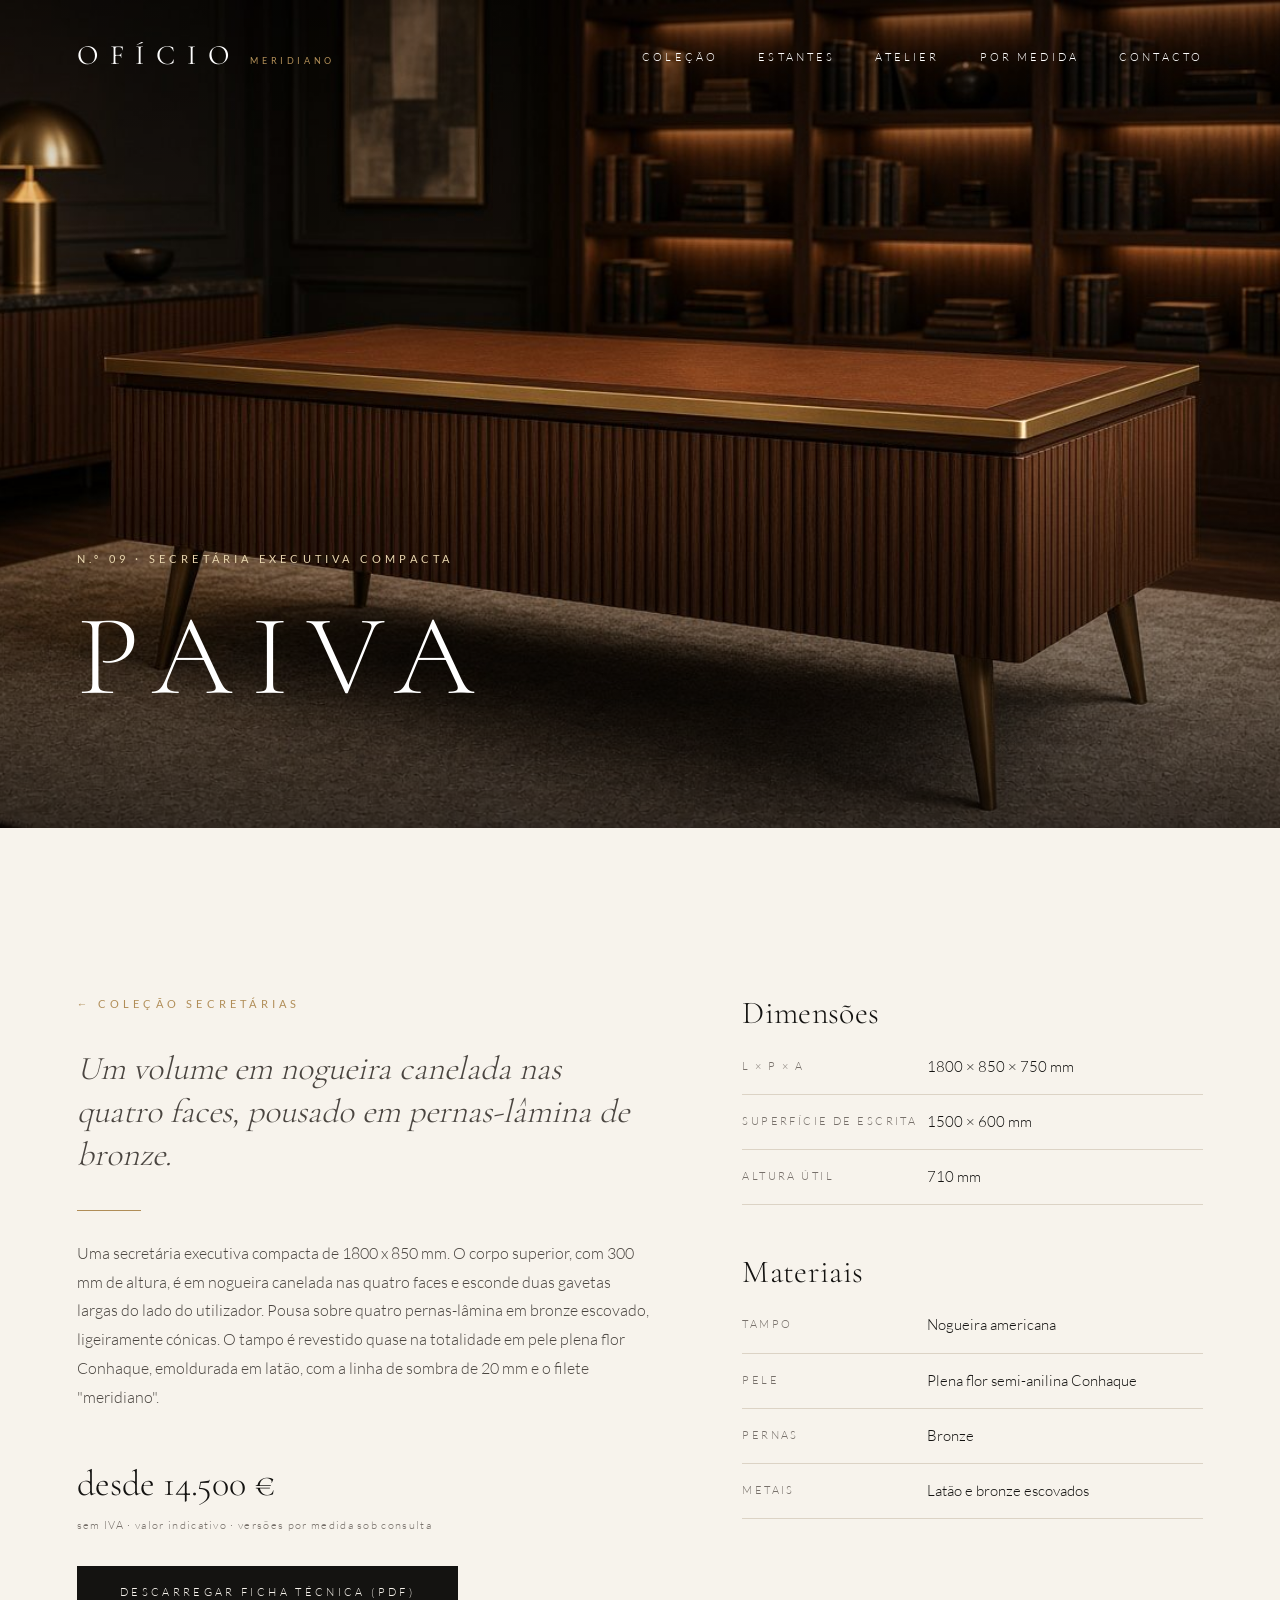
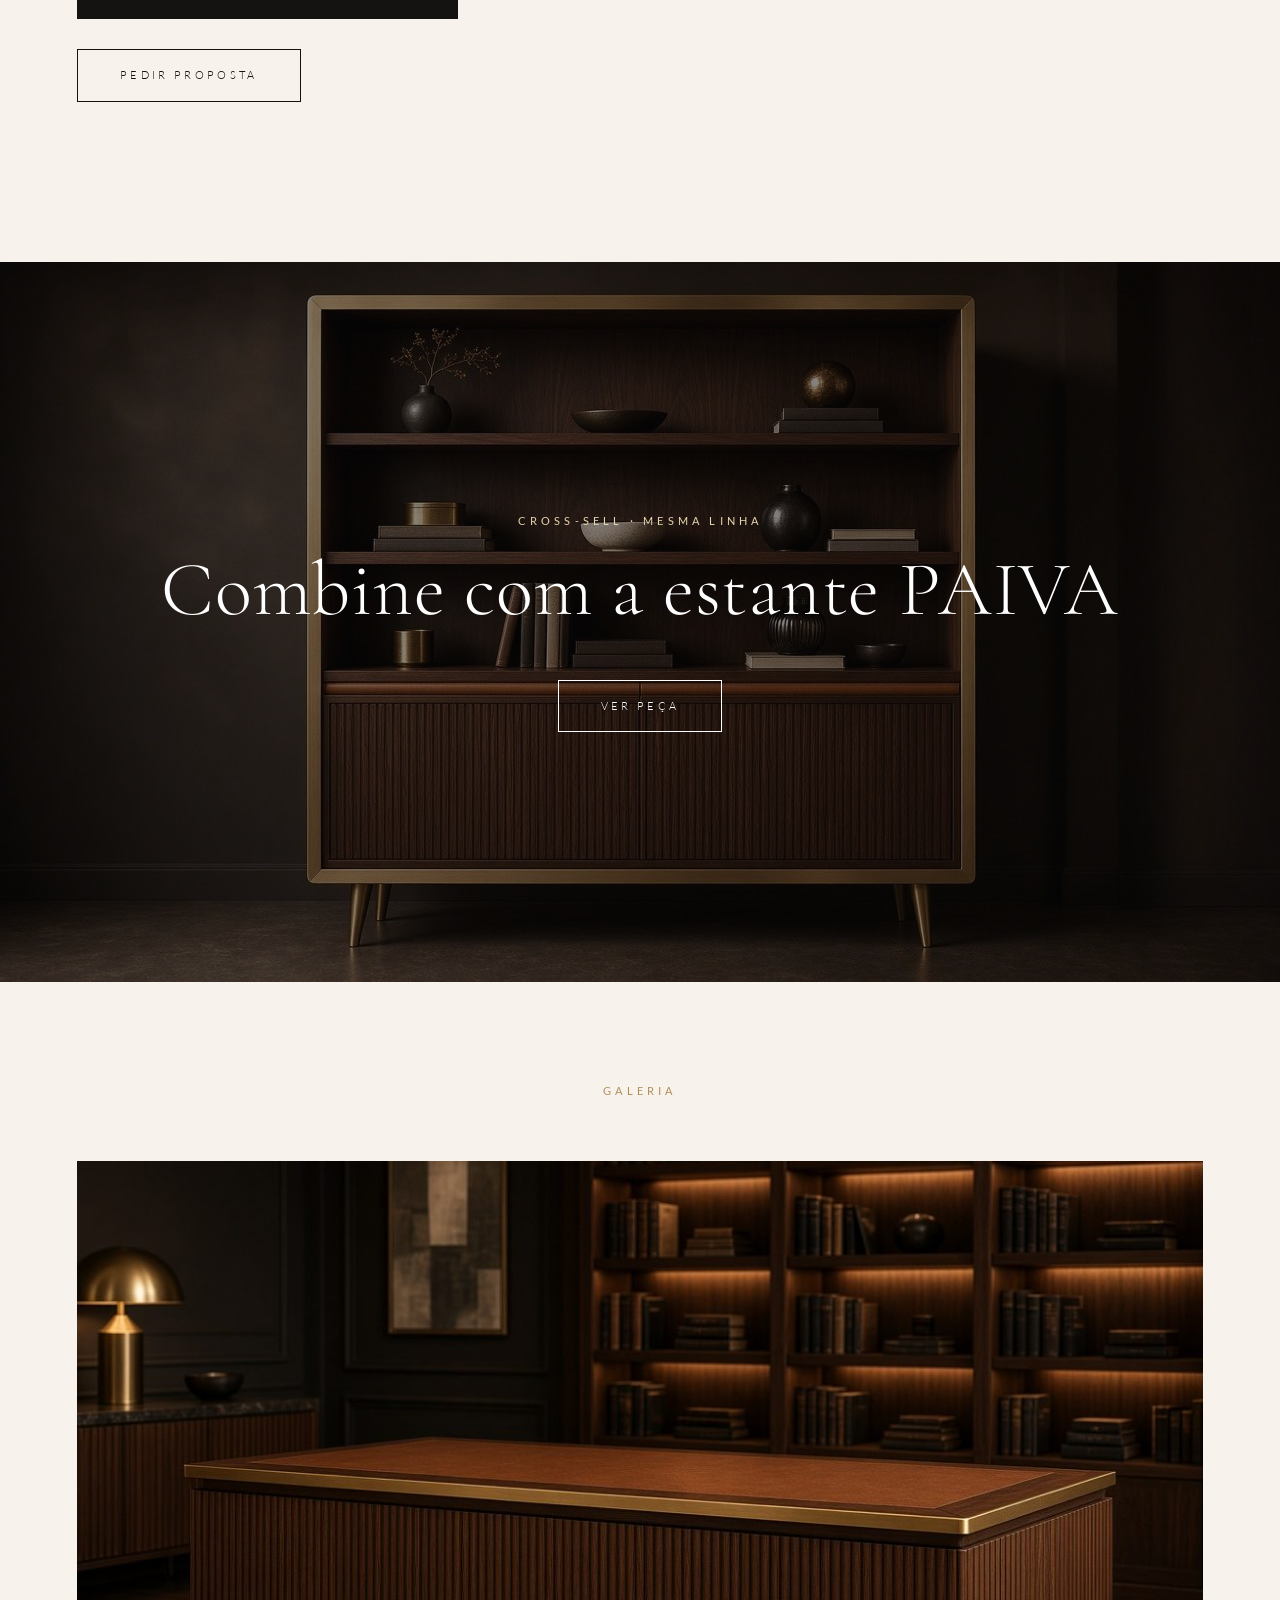
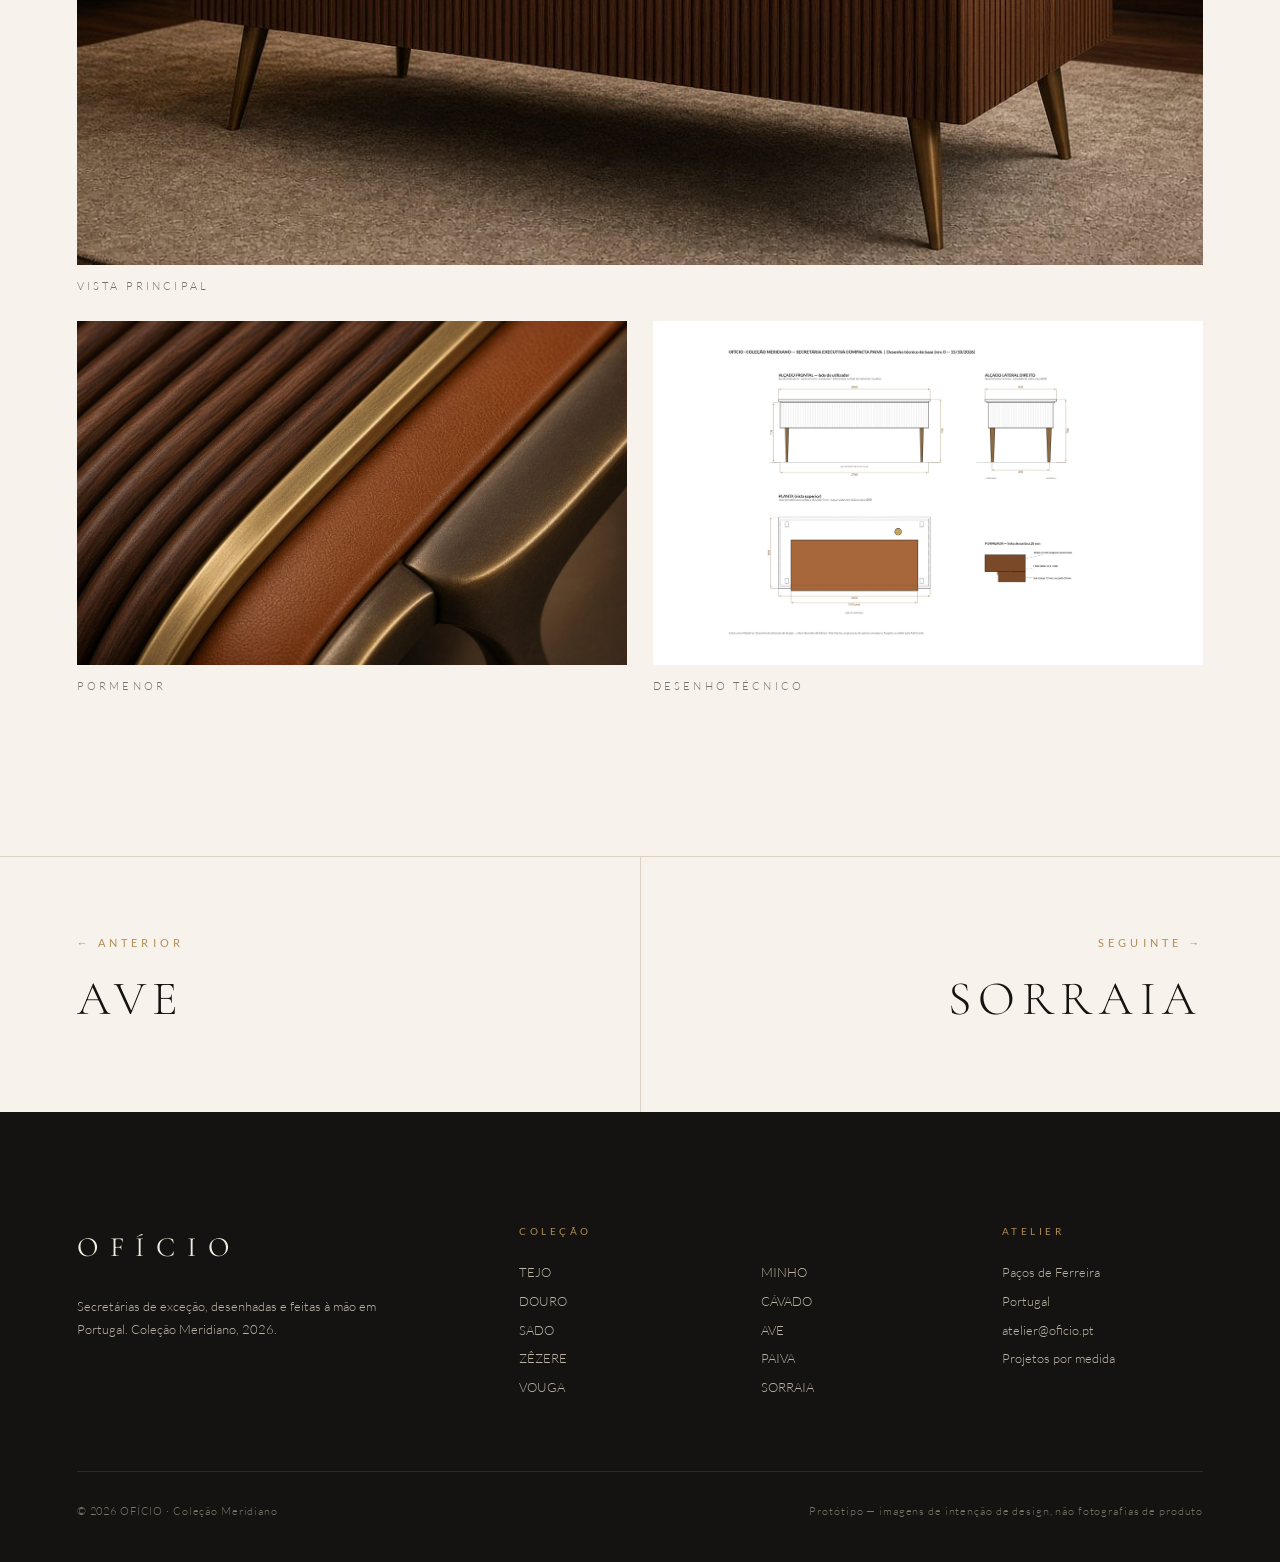
<file: paiva.html>
<!doctype html><html lang="pt-PT"><head><meta charset="utf-8"><meta name="viewport" content="width=device-width,initial-scale=1"><title>PAIVA — OFÍCIO Meridiano</title><link rel="stylesheet" href="style.css"></head><body><header class=""><a class="logo" href="index.html">OFÍCIO<small>MERIDIANO</small></a><nav><a href="colecao.html">Coleção</a><a href="estantes.html">Estantes</a><a class="h" href="index.html#atelier">Atelier</a><a class="h" href="index.html#medida">Por medida</a><a href="mailto:atelier@oficio.pt">Contacto</a></nav></header><div class="phero"><img src="img/paiva.jpg" alt="PAIVA"><div class="t"><div class="eye">N.º 09 · Secretária executiva compacta</div><h1>PAIVA</h1></div></div>
<section><div class="pi"><div class="fade"><a class="eye" href="colecao.html">← Coleção Secretárias</a><p class="lead" style="margin-top:30px">Um volume em nogueira canelada nas quatro faces, pousado em pernas-lâmina de bronze.</p><div class="rule"></div><p>Uma secretária executiva compacta de 1800 x 850 mm. O corpo superior, com 300 mm de altura, é em nogueira canelada nas quatro faces e esconde duas gavetas largas do lado do utilizador. Pousa sobre quatro pernas-lâmina em bronze escovado, ligeiramente cónicas. O tampo é revestido quase na totalidade em pele plena flor Conhaque, emoldurada em latão, com a linha de sombra de 20 mm e o filete &quot;meridiano&quot;.</p>
<div class="price">desde 14.500 €<small>sem IVA · valor indicativo · versões por medida sob consulta</small></div><a class="btn dark" href="fichas/ficha_tecnica_paiva.pdf" download>Descarregar ficha técnica (PDF)</a> <a class="btn" href="mailto:atelier@oficio.pt?subject=PAIVA">Pedir proposta</a></div>
<div class="specs fade"><h3>Dimensões</h3><table><tr><td>L × P × A</td><td>1800 × 850 × 750 mm</td></tr><tr><td>Superfície de escrita</td><td>1500 × 600 mm</td></tr><tr><td>Altura útil</td><td>710 mm</td></tr></table><h3>Materiais</h3><table><tr><td>Tampo</td><td>Nogueira americana</td></tr><tr><td>Pele</td><td>Plena flor semi-anilina Conhaque</td></tr><tr><td>Pernas</td><td>Bronze</td></tr><tr><td>Metais</td><td>Latão e bronze escovados</td></tr></table></div></div></section>
<a class="colcta" style="margin-bottom:100px" href="estante-paiva.html"><img src="img/estante_paiva.jpg" alt="" loading="lazy"><div class="fade"><div class="eye">Cross-sell · mesma linha</div><h2>Combine com a estante PAIVA</h2><span class="btn">Ver peça</span></div></a><div class="c fade" style="margin-bottom:60px"><div class="eye">Galeria</div></div><div class="gal"><a class="fade" href="img/paiva.jpg" data-lb="PAIVA · Vista principal"><div class="ph"><img src="img/paiva.jpg" loading="lazy" alt="Vista principal"></div><span>Vista principal</span></a><a class="fade" href="img/paiva_detalhe.jpg" data-lb="PAIVA · Pormenor"><div class="ph"><img src="img/paiva_detalhe.jpg" loading="lazy" alt="Pormenor"></div><span>Pormenor</span></a><a class="fade dr" href="img/paiva_desenho.jpg" data-lb="PAIVA · Desenho técnico"><div class="ph"><img src="img/paiva_desenho.jpg" loading="lazy" alt="Desenho técnico"></div><span>Desenho técnico</span></a></div>
<div class="pn"><a href="ave.html"><span class="eye">← Anterior</span><b>AVE</b></a><a href="sorraia.html"><span class="eye">Seguinte →</span><b>SORRAIA</b></a></div><footer><div class="fg"><div><div class="logo">OFÍCIO</div><p style="max-width:340px;margin-top:22px">Secretárias de exceção, desenhadas e feitas à mão em Portugal. Coleção Meridiano, 2026.</p></div><div><h4>Coleção</h4><a href="tejo.html">TEJO</a><a href="douro.html">DOURO</a><a href="sado.html">SADO</a><a href="zezere.html">ZÊZERE</a><a href="vouga.html">VOUGA</a></div><div><h4>&nbsp;</h4><a href="minho.html">MINHO</a><a href="cavado.html">CÁVADO</a><a href="ave.html">AVE</a><a href="paiva.html">PAIVA</a><a href="sorraia.html">SORRAIA</a></div><div><h4>Atelier</h4><a>Paços de Ferreira</a><a>Portugal</a><a href="mailto:atelier@oficio.pt">atelier@oficio.pt</a><a href="index.html#medida">Projetos por medida</a></div></div><div class="fb"><span>© 2026 OFÍCIO · Coleção Meridiano</span><span>Protótipo — imagens de intenção de design, não fotografias de produto</span></div></footer><div id="lb"><button class="x">×</button><button class="p">‹</button><img alt=""><button class="q">›</button><div class="cap"></div></div><script>const h=document.querySelector('header');if(!h.classList.contains('light')){const f=()=>h.classList.toggle('solid',scrollY>60);addEventListener('scroll',f);f()}
const io=new IntersectionObserver(e=>e.forEach(x=>{if(x.isIntersecting){x.target.classList.add('in');io.unobserve(x.target)}}),{threshold:.12});document.querySelectorAll('.fade').forEach(x=>io.observe(x));
const L=[...document.querySelectorAll('[data-lb]')];if(L.length){const b=document.getElementById('lb'),im=b.querySelector('img'),cp=b.querySelector('.cap');let i=0;const s=k=>{i=(k+L.length)%L.length;im.src=L[i].href;cp.textContent=L[i].dataset.lb};
L.forEach((a,k)=>a.onclick=e=>{e.preventDefault();s(k);b.classList.add('on')});b.querySelector('.x').onclick=()=>b.classList.remove('on');b.querySelector('.p').onclick=e=>{e.stopPropagation();s(i-1)};b.querySelector('.q').onclick=e=>{e.stopPropagation();s(i+1)};b.onclick=e=>{if(e.target===b)b.classList.remove('on')};
addEventListener('keydown',e=>{if(!b.classList.contains('on'))return;if(e.key=='Escape')b.classList.remove('on');if(e.key=='ArrowLeft')s(i-1);if(e.key=='ArrowRight')s(i+1)})}</script></body></html>
</file>
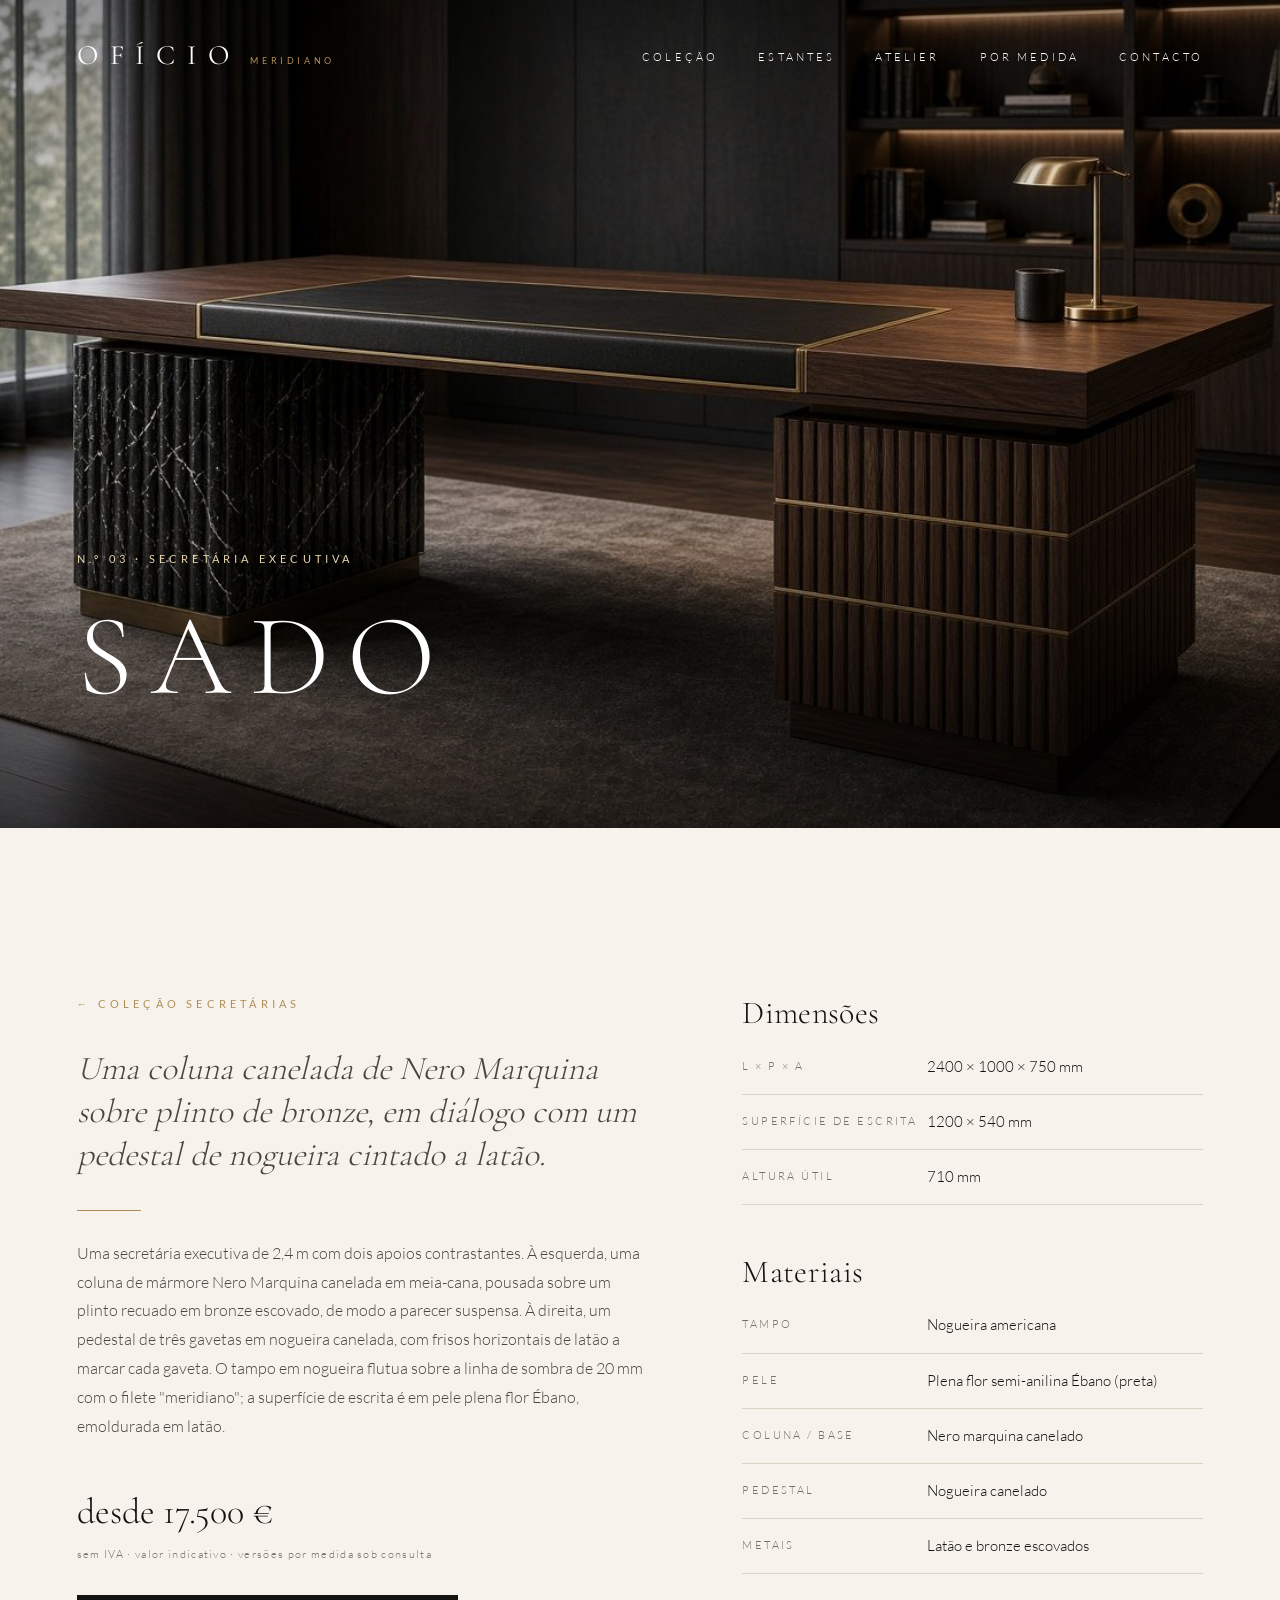
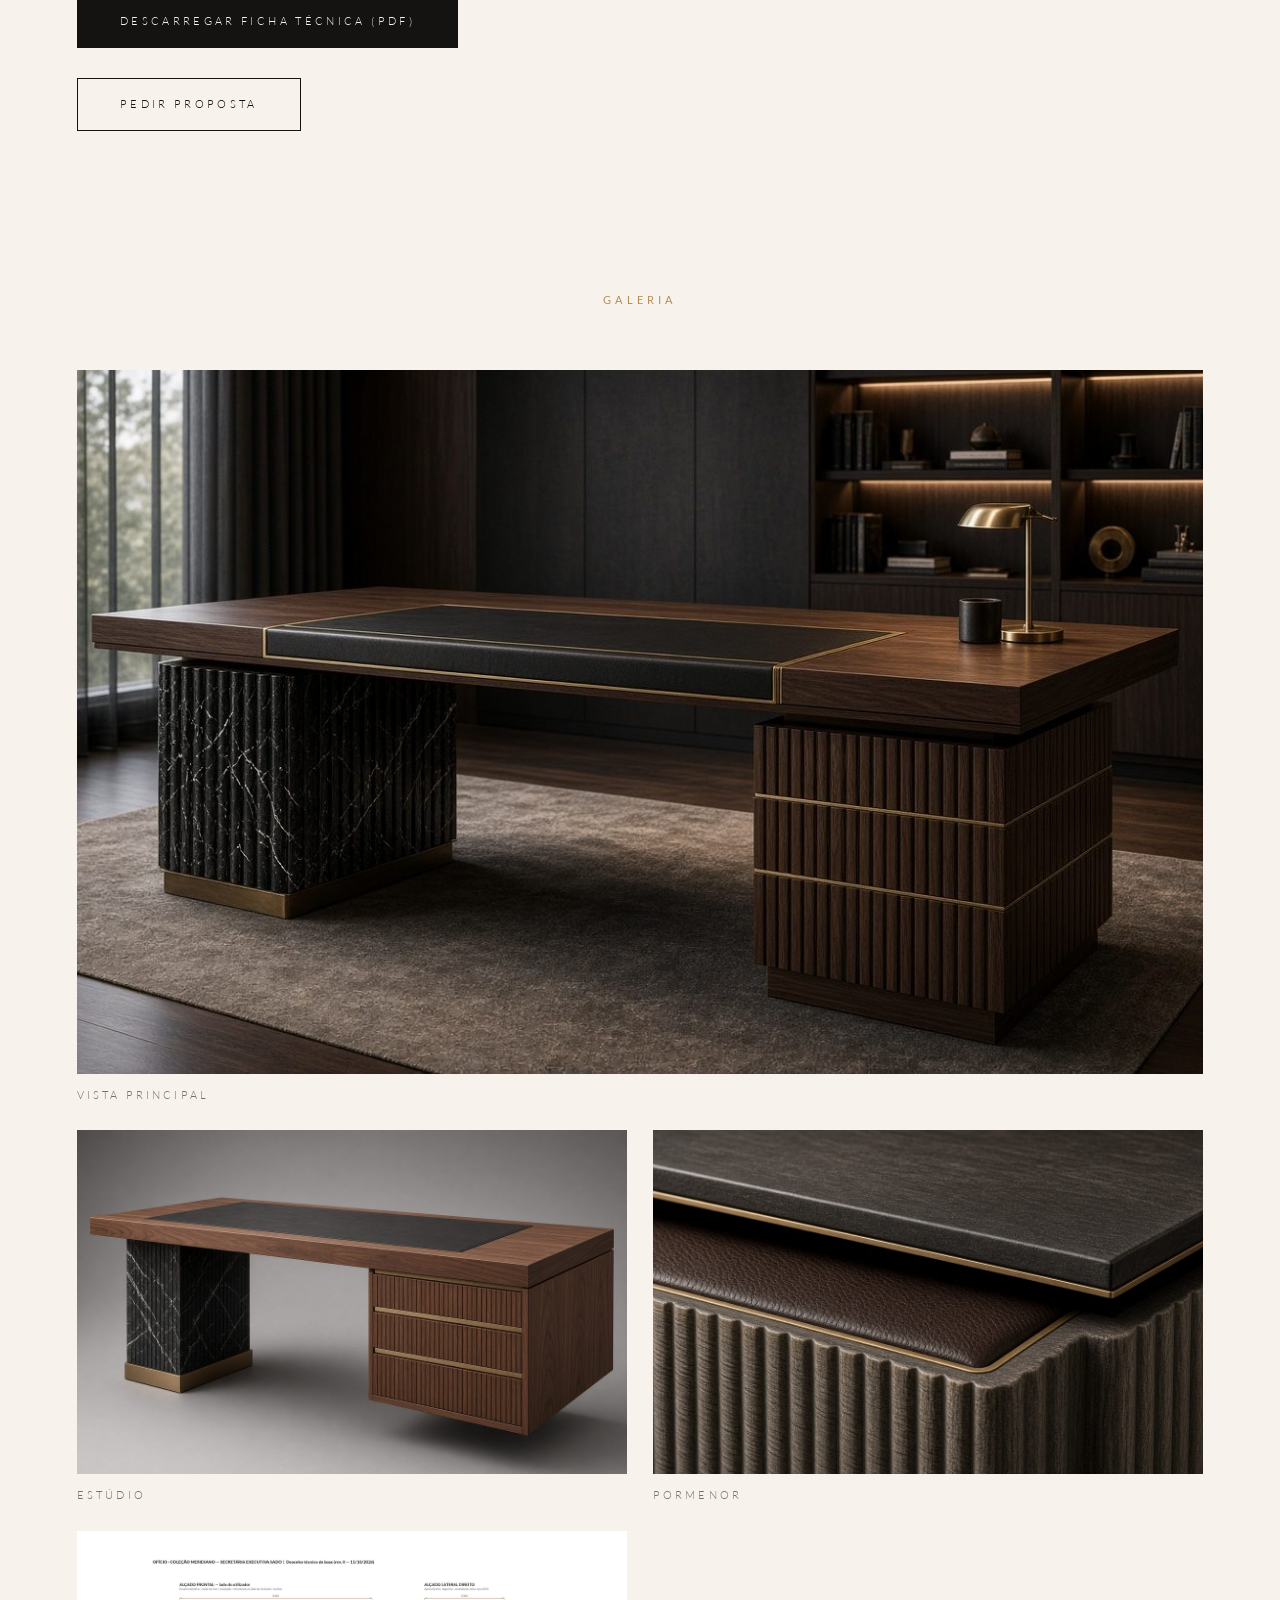
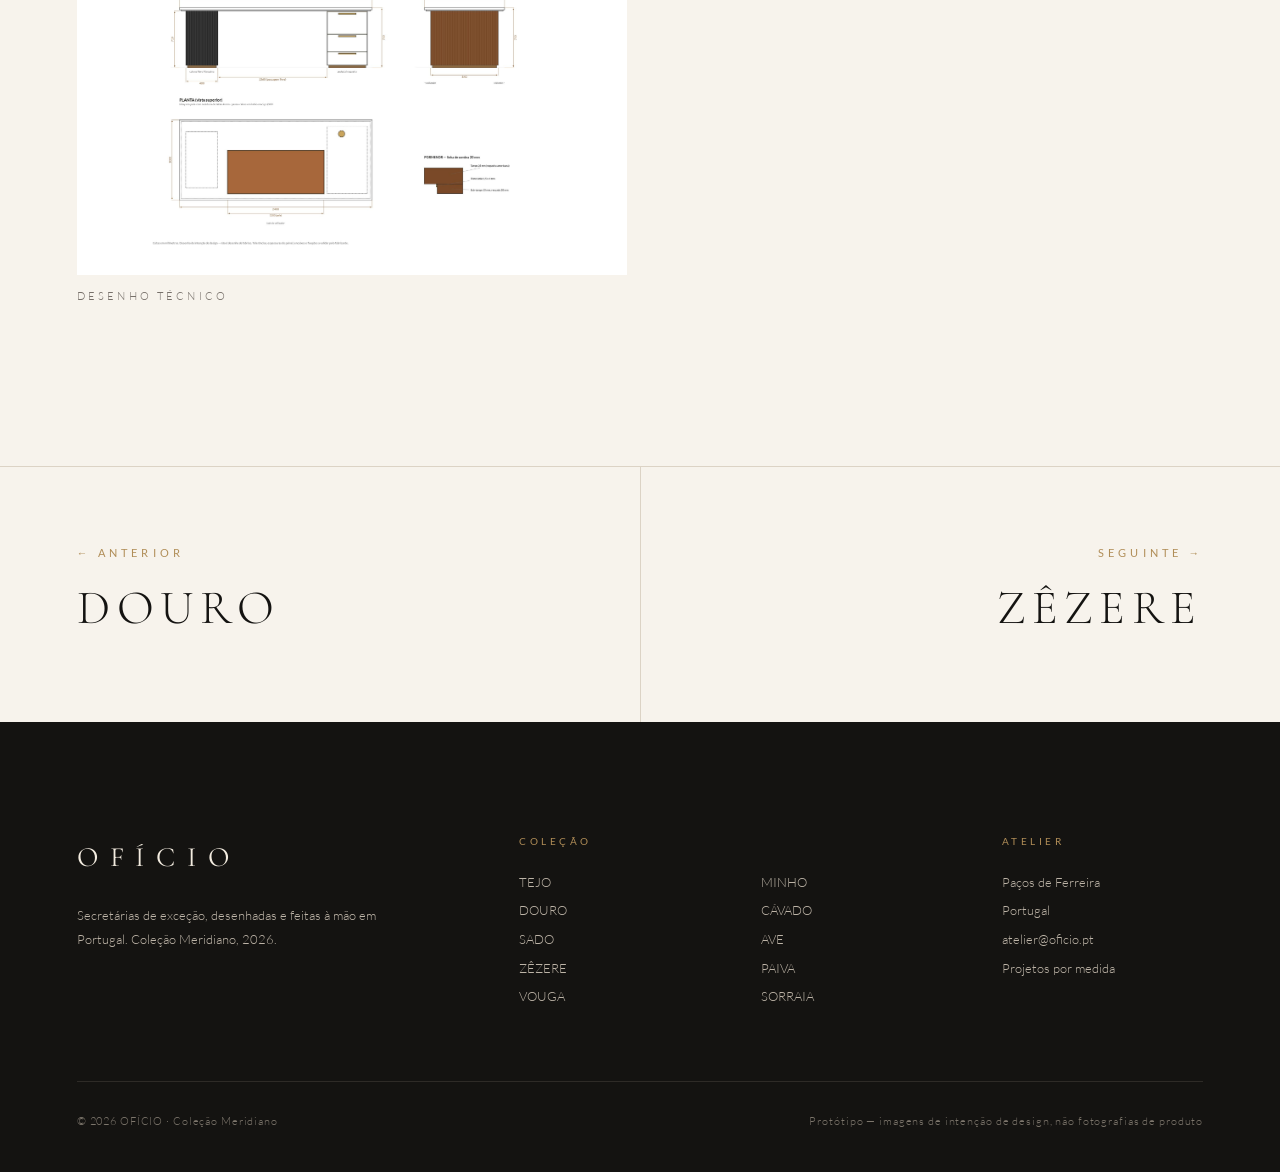
<file: sado.html>
<!doctype html><html lang="pt-PT"><head><meta charset="utf-8"><meta name="viewport" content="width=device-width,initial-scale=1"><title>SADO — OFÍCIO Meridiano</title><link rel="stylesheet" href="style.css"></head><body><header class=""><a class="logo" href="index.html">OFÍCIO<small>MERIDIANO</small></a><nav><a href="colecao.html">Coleção</a><a href="estantes.html">Estantes</a><a class="h" href="index.html#atelier">Atelier</a><a class="h" href="index.html#medida">Por medida</a><a href="mailto:atelier@oficio.pt">Contacto</a></nav></header><div class="phero"><img src="img/sado.jpg" alt="SADO"><div class="t"><div class="eye">N.º 03 · Secretária executiva</div><h1>SADO</h1></div></div>
<section><div class="pi"><div class="fade"><a class="eye" href="colecao.html">← Coleção Secretárias</a><p class="lead" style="margin-top:30px">Uma coluna canelada de Nero Marquina sobre plinto de bronze, em diálogo com um pedestal de nogueira cintado a latão.</p><div class="rule"></div><p>Uma secretária executiva de 2,4 m com dois apoios contrastantes. À esquerda, uma coluna de mármore Nero Marquina canelada em meia-cana, pousada sobre um plinto recuado em bronze escovado, de modo a parecer suspensa. À direita, um pedestal de três gavetas em nogueira canelada, com frisos horizontais de latão a marcar cada gaveta. O tampo em nogueira flutua sobre a linha de sombra de 20 mm com o filete &quot;meridiano&quot;; a superfície de escrita é em pele plena flor Ébano, emoldurada em latão.</p>
<div class="price">desde 17.500 €<small>sem IVA · valor indicativo · versões por medida sob consulta</small></div><a class="btn dark" href="fichas/ficha_tecnica_sado.pdf" download>Descarregar ficha técnica (PDF)</a> <a class="btn" href="mailto:atelier@oficio.pt?subject=SADO">Pedir proposta</a></div>
<div class="specs fade"><h3>Dimensões</h3><table><tr><td>L × P × A</td><td>2400 × 1000 × 750 mm</td></tr><tr><td>Superfície de escrita</td><td>1200 × 540 mm</td></tr><tr><td>Altura útil</td><td>710 mm</td></tr></table><h3>Materiais</h3><table><tr><td>Tampo</td><td>Nogueira americana</td></tr><tr><td>Pele</td><td>Plena flor semi-anilina Ébano (preta)</td></tr><tr><td>Coluna / base</td><td>Nero marquina canelado</td></tr><tr><td>Pedestal</td><td>Nogueira canelado</td></tr><tr><td>Metais</td><td>Latão e bronze escovados</td></tr></table></div></div></section>
<div class="c fade" style="margin-bottom:60px"><div class="eye">Galeria</div></div><div class="gal"><a class="fade" href="img/sado.jpg" data-lb="SADO · Vista principal"><div class="ph"><img src="img/sado.jpg" loading="lazy" alt="Vista principal"></div><span>Vista principal</span></a><a class="fade" href="img/sado_estudio.jpg" data-lb="SADO · Estúdio"><div class="ph"><img src="img/sado_estudio.jpg" loading="lazy" alt="Estúdio"></div><span>Estúdio</span></a><a class="fade" href="img/sado_detalhe.jpg" data-lb="SADO · Pormenor"><div class="ph"><img src="img/sado_detalhe.jpg" loading="lazy" alt="Pormenor"></div><span>Pormenor</span></a><a class="fade dr" href="img/sado_desenho.jpg" data-lb="SADO · Desenho técnico"><div class="ph"><img src="img/sado_desenho.jpg" loading="lazy" alt="Desenho técnico"></div><span>Desenho técnico</span></a></div>
<div class="pn"><a href="douro.html"><span class="eye">← Anterior</span><b>DOURO</b></a><a href="zezere.html"><span class="eye">Seguinte →</span><b>ZÊZERE</b></a></div><footer><div class="fg"><div><div class="logo">OFÍCIO</div><p style="max-width:340px;margin-top:22px">Secretárias de exceção, desenhadas e feitas à mão em Portugal. Coleção Meridiano, 2026.</p></div><div><h4>Coleção</h4><a href="tejo.html">TEJO</a><a href="douro.html">DOURO</a><a href="sado.html">SADO</a><a href="zezere.html">ZÊZERE</a><a href="vouga.html">VOUGA</a></div><div><h4>&nbsp;</h4><a href="minho.html">MINHO</a><a href="cavado.html">CÁVADO</a><a href="ave.html">AVE</a><a href="paiva.html">PAIVA</a><a href="sorraia.html">SORRAIA</a></div><div><h4>Atelier</h4><a>Paços de Ferreira</a><a>Portugal</a><a href="mailto:atelier@oficio.pt">atelier@oficio.pt</a><a href="index.html#medida">Projetos por medida</a></div></div><div class="fb"><span>© 2026 OFÍCIO · Coleção Meridiano</span><span>Protótipo — imagens de intenção de design, não fotografias de produto</span></div></footer><div id="lb"><button class="x">×</button><button class="p">‹</button><img alt=""><button class="q">›</button><div class="cap"></div></div><script>const h=document.querySelector('header');if(!h.classList.contains('light')){const f=()=>h.classList.toggle('solid',scrollY>60);addEventListener('scroll',f);f()}
const io=new IntersectionObserver(e=>e.forEach(x=>{if(x.isIntersecting){x.target.classList.add('in');io.unobserve(x.target)}}),{threshold:.12});document.querySelectorAll('.fade').forEach(x=>io.observe(x));
const L=[...document.querySelectorAll('[data-lb]')];if(L.length){const b=document.getElementById('lb'),im=b.querySelector('img'),cp=b.querySelector('.cap');let i=0;const s=k=>{i=(k+L.length)%L.length;im.src=L[i].href;cp.textContent=L[i].dataset.lb};
L.forEach((a,k)=>a.onclick=e=>{e.preventDefault();s(k);b.classList.add('on')});b.querySelector('.x').onclick=()=>b.classList.remove('on');b.querySelector('.p').onclick=e=>{e.stopPropagation();s(i-1)};b.querySelector('.q').onclick=e=>{e.stopPropagation();s(i+1)};b.onclick=e=>{if(e.target===b)b.classList.remove('on')};
addEventListener('keydown',e=>{if(!b.classList.contains('on'))return;if(e.key=='Escape')b.classList.remove('on');if(e.key=='ArrowLeft')s(i-1);if(e.key=='ArrowRight')s(i+1)})}</script></body></html>
</file>
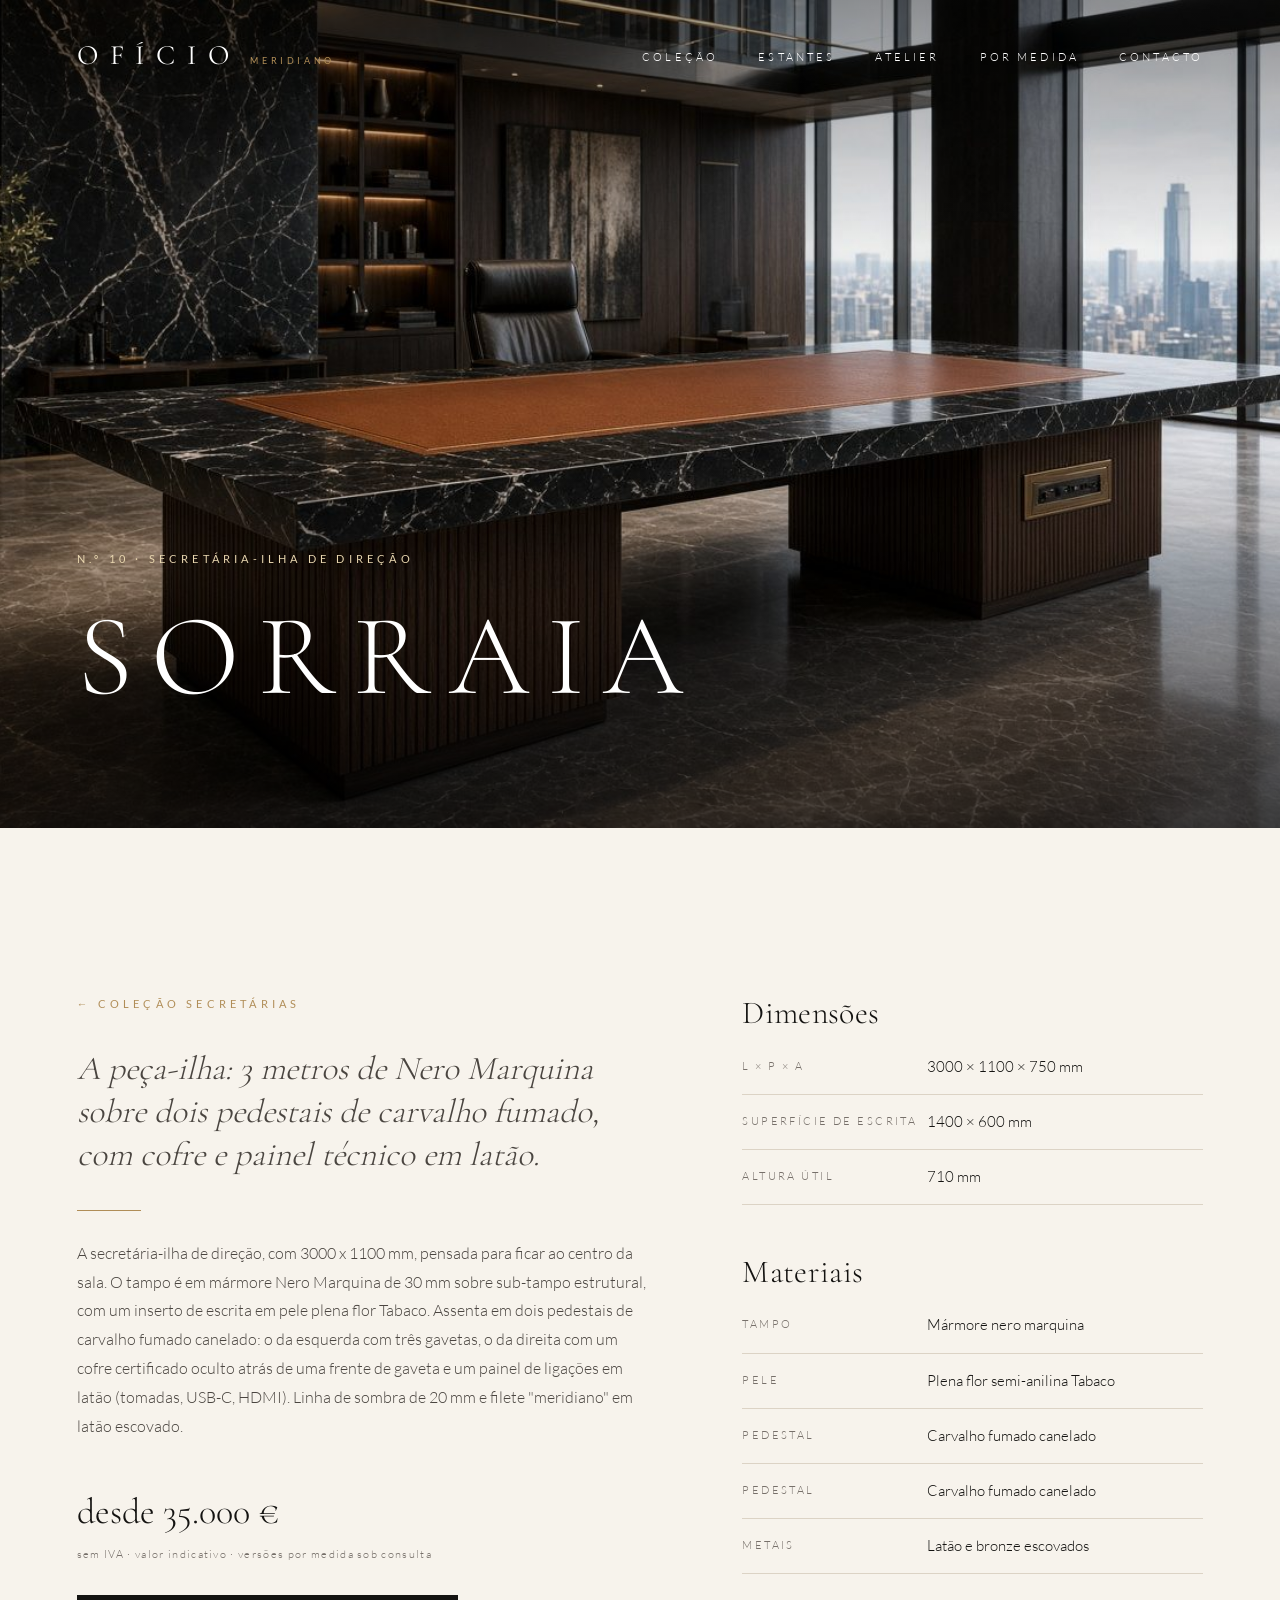
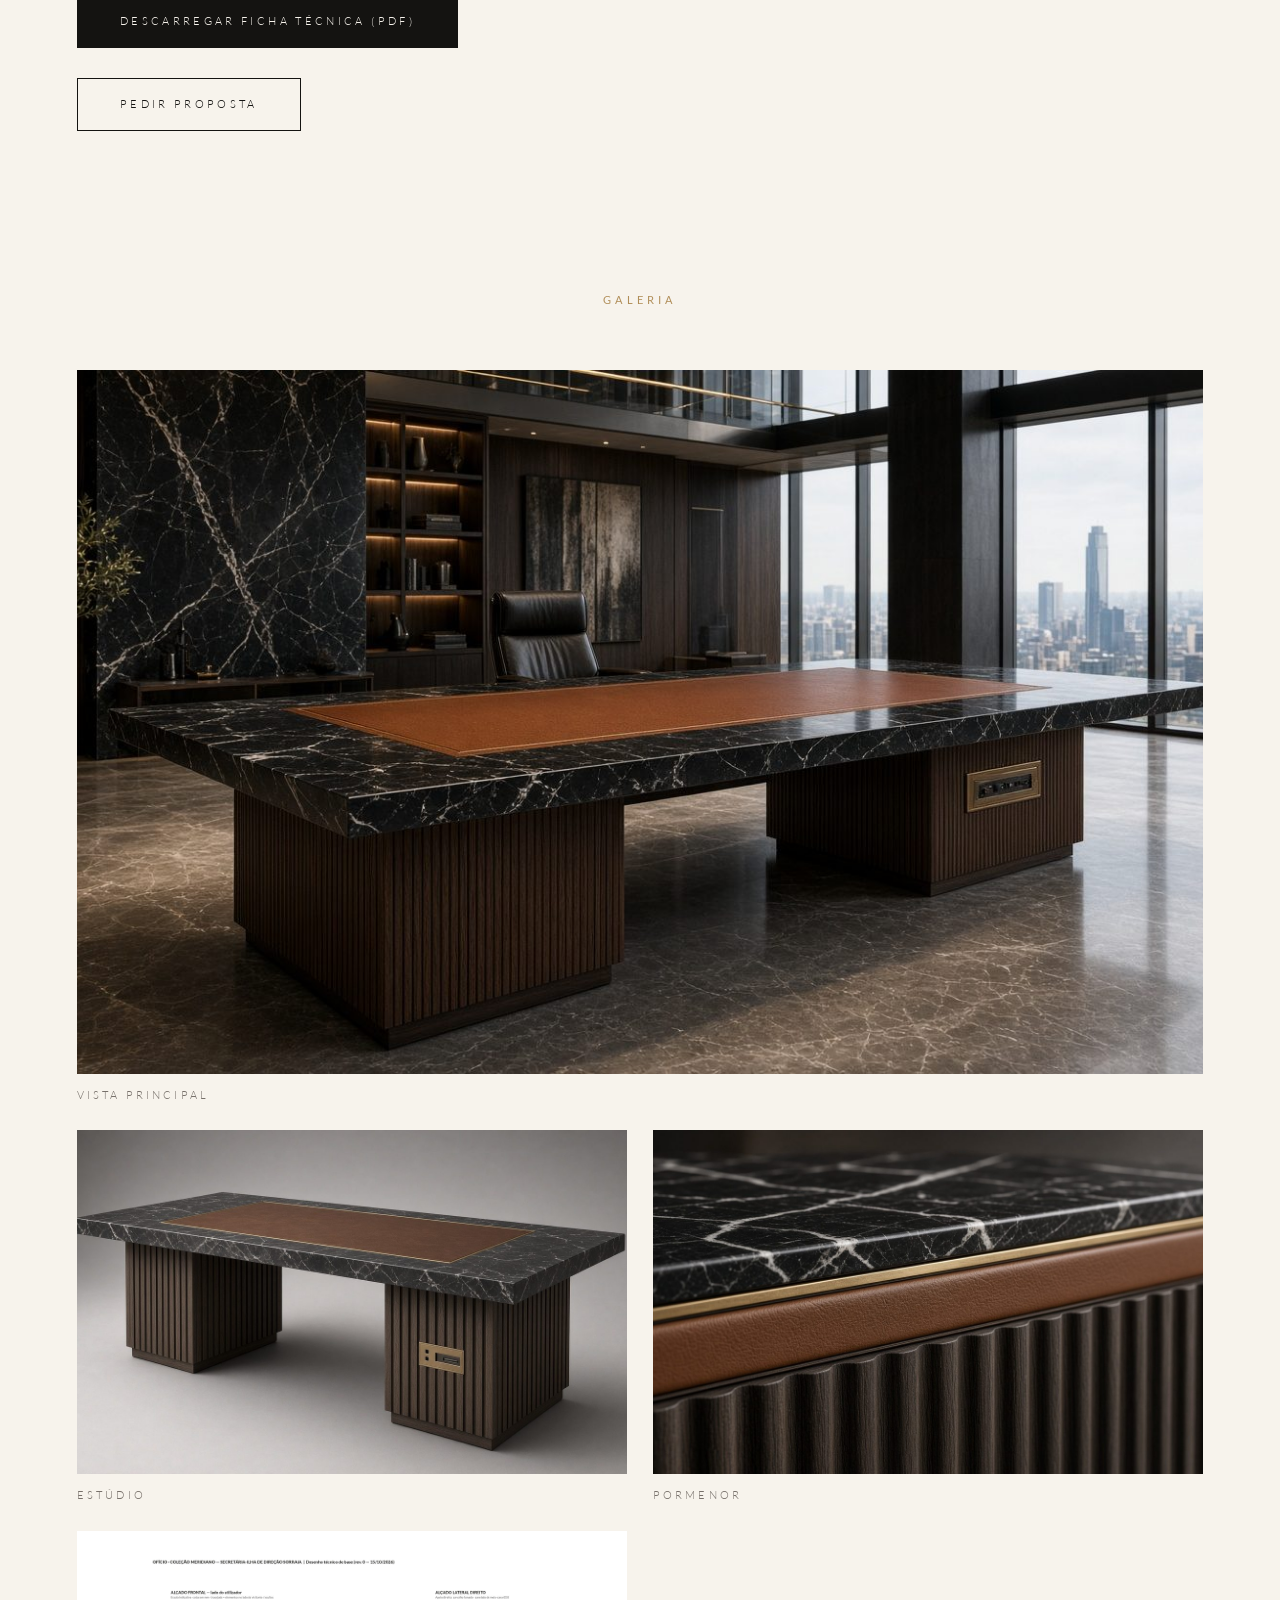
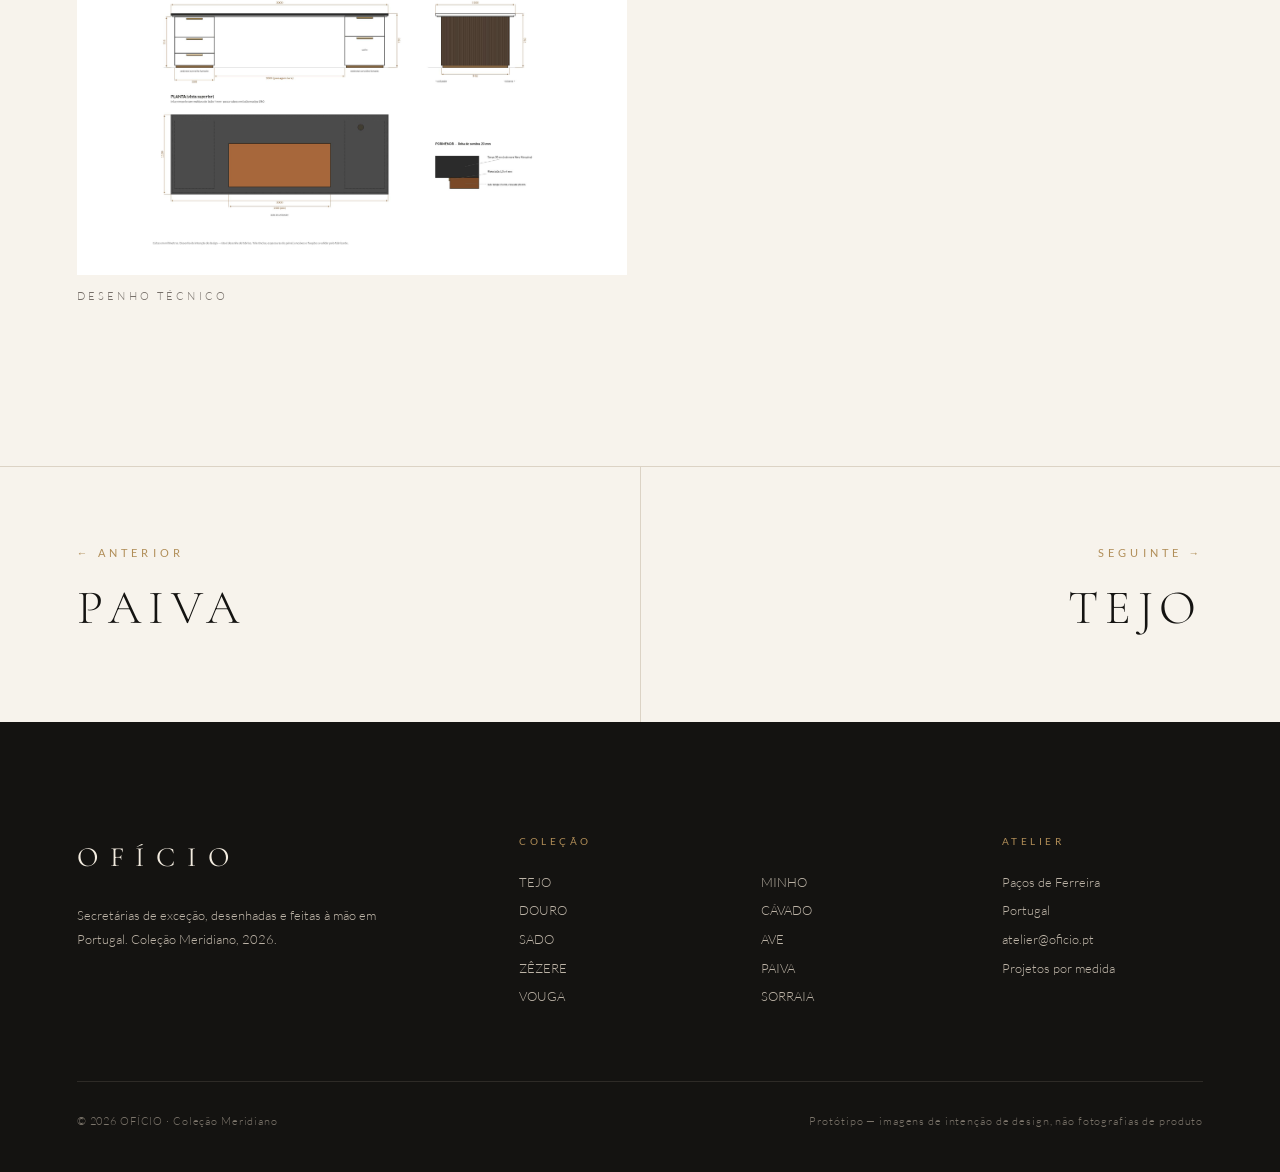
<file: sorraia.html>
<!doctype html><html lang="pt-PT"><head><meta charset="utf-8"><meta name="viewport" content="width=device-width,initial-scale=1"><title>SORRAIA — OFÍCIO Meridiano</title><link rel="stylesheet" href="style.css"></head><body><header class=""><a class="logo" href="index.html">OFÍCIO<small>MERIDIANO</small></a><nav><a href="colecao.html">Coleção</a><a href="estantes.html">Estantes</a><a class="h" href="index.html#atelier">Atelier</a><a class="h" href="index.html#medida">Por medida</a><a href="mailto:atelier@oficio.pt">Contacto</a></nav></header><div class="phero"><img src="img/sorraia.jpg" alt="SORRAIA"><div class="t"><div class="eye">N.º 10 · Secretária-ilha de direção</div><h1>SORRAIA</h1></div></div>
<section><div class="pi"><div class="fade"><a class="eye" href="colecao.html">← Coleção Secretárias</a><p class="lead" style="margin-top:30px">A peça-ilha: 3 metros de Nero Marquina sobre dois pedestais de carvalho fumado, com cofre e painel técnico em latão.</p><div class="rule"></div><p>A secretária-ilha de direção, com 3000 x 1100 mm, pensada para ficar ao centro da sala. O tampo é em mármore Nero Marquina de 30 mm sobre sub-tampo estrutural, com um inserto de escrita em pele plena flor Tabaco. Assenta em dois pedestais de carvalho fumado canelado: o da esquerda com três gavetas, o da direita com um cofre certificado oculto atrás de uma frente de gaveta e um painel de ligações em latão (tomadas, USB-C, HDMI). Linha de sombra de 20 mm e filete &quot;meridiano&quot; em latão escovado.</p>
<div class="price">desde 35.000 €<small>sem IVA · valor indicativo · versões por medida sob consulta</small></div><a class="btn dark" href="fichas/ficha_tecnica_sorraia.pdf" download>Descarregar ficha técnica (PDF)</a> <a class="btn" href="mailto:atelier@oficio.pt?subject=SORRAIA">Pedir proposta</a></div>
<div class="specs fade"><h3>Dimensões</h3><table><tr><td>L × P × A</td><td>3000 × 1100 × 750 mm</td></tr><tr><td>Superfície de escrita</td><td>1400 × 600 mm</td></tr><tr><td>Altura útil</td><td>710 mm</td></tr></table><h3>Materiais</h3><table><tr><td>Tampo</td><td>Mármore nero marquina</td></tr><tr><td>Pele</td><td>Plena flor semi-anilina Tabaco</td></tr><tr><td>Pedestal</td><td>Carvalho fumado canelado</td></tr><tr><td>Pedestal</td><td>Carvalho fumado canelado</td></tr><tr><td>Metais</td><td>Latão e bronze escovados</td></tr></table></div></div></section>
<div class="c fade" style="margin-bottom:60px"><div class="eye">Galeria</div></div><div class="gal"><a class="fade" href="img/sorraia.jpg" data-lb="SORRAIA · Vista principal"><div class="ph"><img src="img/sorraia.jpg" loading="lazy" alt="Vista principal"></div><span>Vista principal</span></a><a class="fade" href="img/sorraia_estudio.jpg" data-lb="SORRAIA · Estúdio"><div class="ph"><img src="img/sorraia_estudio.jpg" loading="lazy" alt="Estúdio"></div><span>Estúdio</span></a><a class="fade" href="img/sorraia_detalhe.jpg" data-lb="SORRAIA · Pormenor"><div class="ph"><img src="img/sorraia_detalhe.jpg" loading="lazy" alt="Pormenor"></div><span>Pormenor</span></a><a class="fade dr" href="img/sorraia_desenho.jpg" data-lb="SORRAIA · Desenho técnico"><div class="ph"><img src="img/sorraia_desenho.jpg" loading="lazy" alt="Desenho técnico"></div><span>Desenho técnico</span></a></div>
<div class="pn"><a href="paiva.html"><span class="eye">← Anterior</span><b>PAIVA</b></a><a href="tejo.html"><span class="eye">Seguinte →</span><b>TEJO</b></a></div><footer><div class="fg"><div><div class="logo">OFÍCIO</div><p style="max-width:340px;margin-top:22px">Secretárias de exceção, desenhadas e feitas à mão em Portugal. Coleção Meridiano, 2026.</p></div><div><h4>Coleção</h4><a href="tejo.html">TEJO</a><a href="douro.html">DOURO</a><a href="sado.html">SADO</a><a href="zezere.html">ZÊZERE</a><a href="vouga.html">VOUGA</a></div><div><h4>&nbsp;</h4><a href="minho.html">MINHO</a><a href="cavado.html">CÁVADO</a><a href="ave.html">AVE</a><a href="paiva.html">PAIVA</a><a href="sorraia.html">SORRAIA</a></div><div><h4>Atelier</h4><a>Paços de Ferreira</a><a>Portugal</a><a href="mailto:atelier@oficio.pt">atelier@oficio.pt</a><a href="index.html#medida">Projetos por medida</a></div></div><div class="fb"><span>© 2026 OFÍCIO · Coleção Meridiano</span><span>Protótipo — imagens de intenção de design, não fotografias de produto</span></div></footer><div id="lb"><button class="x">×</button><button class="p">‹</button><img alt=""><button class="q">›</button><div class="cap"></div></div><script>const h=document.querySelector('header');if(!h.classList.contains('light')){const f=()=>h.classList.toggle('solid',scrollY>60);addEventListener('scroll',f);f()}
const io=new IntersectionObserver(e=>e.forEach(x=>{if(x.isIntersecting){x.target.classList.add('in');io.unobserve(x.target)}}),{threshold:.12});document.querySelectorAll('.fade').forEach(x=>io.observe(x));
const L=[...document.querySelectorAll('[data-lb]')];if(L.length){const b=document.getElementById('lb'),im=b.querySelector('img'),cp=b.querySelector('.cap');let i=0;const s=k=>{i=(k+L.length)%L.length;im.src=L[i].href;cp.textContent=L[i].dataset.lb};
L.forEach((a,k)=>a.onclick=e=>{e.preventDefault();s(k);b.classList.add('on')});b.querySelector('.x').onclick=()=>b.classList.remove('on');b.querySelector('.p').onclick=e=>{e.stopPropagation();s(i-1)};b.querySelector('.q').onclick=e=>{e.stopPropagation();s(i+1)};b.onclick=e=>{if(e.target===b)b.classList.remove('on')};
addEventListener('keydown',e=>{if(!b.classList.contains('on'))return;if(e.key=='Escape')b.classList.remove('on');if(e.key=='ArrowLeft')s(i-1);if(e.key=='ArrowRight')s(i+1)})}</script></body></html>
</file>
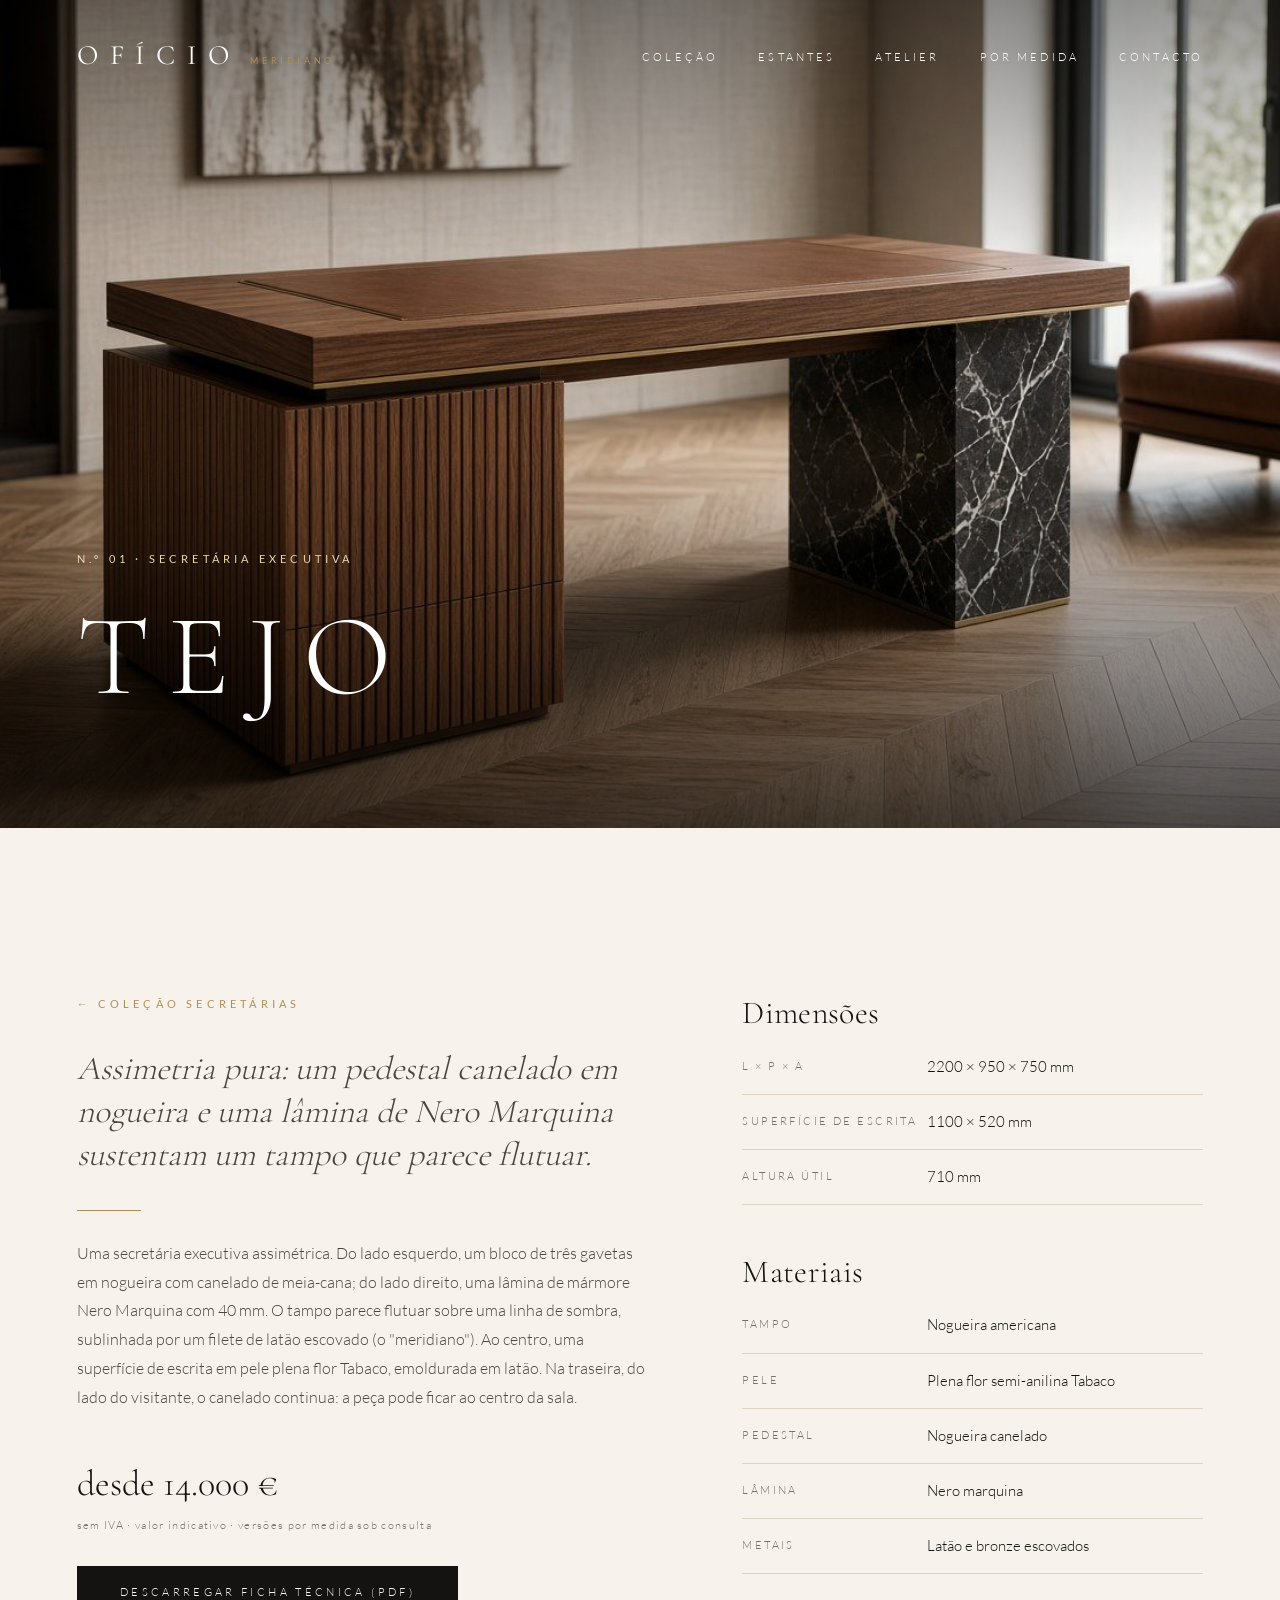
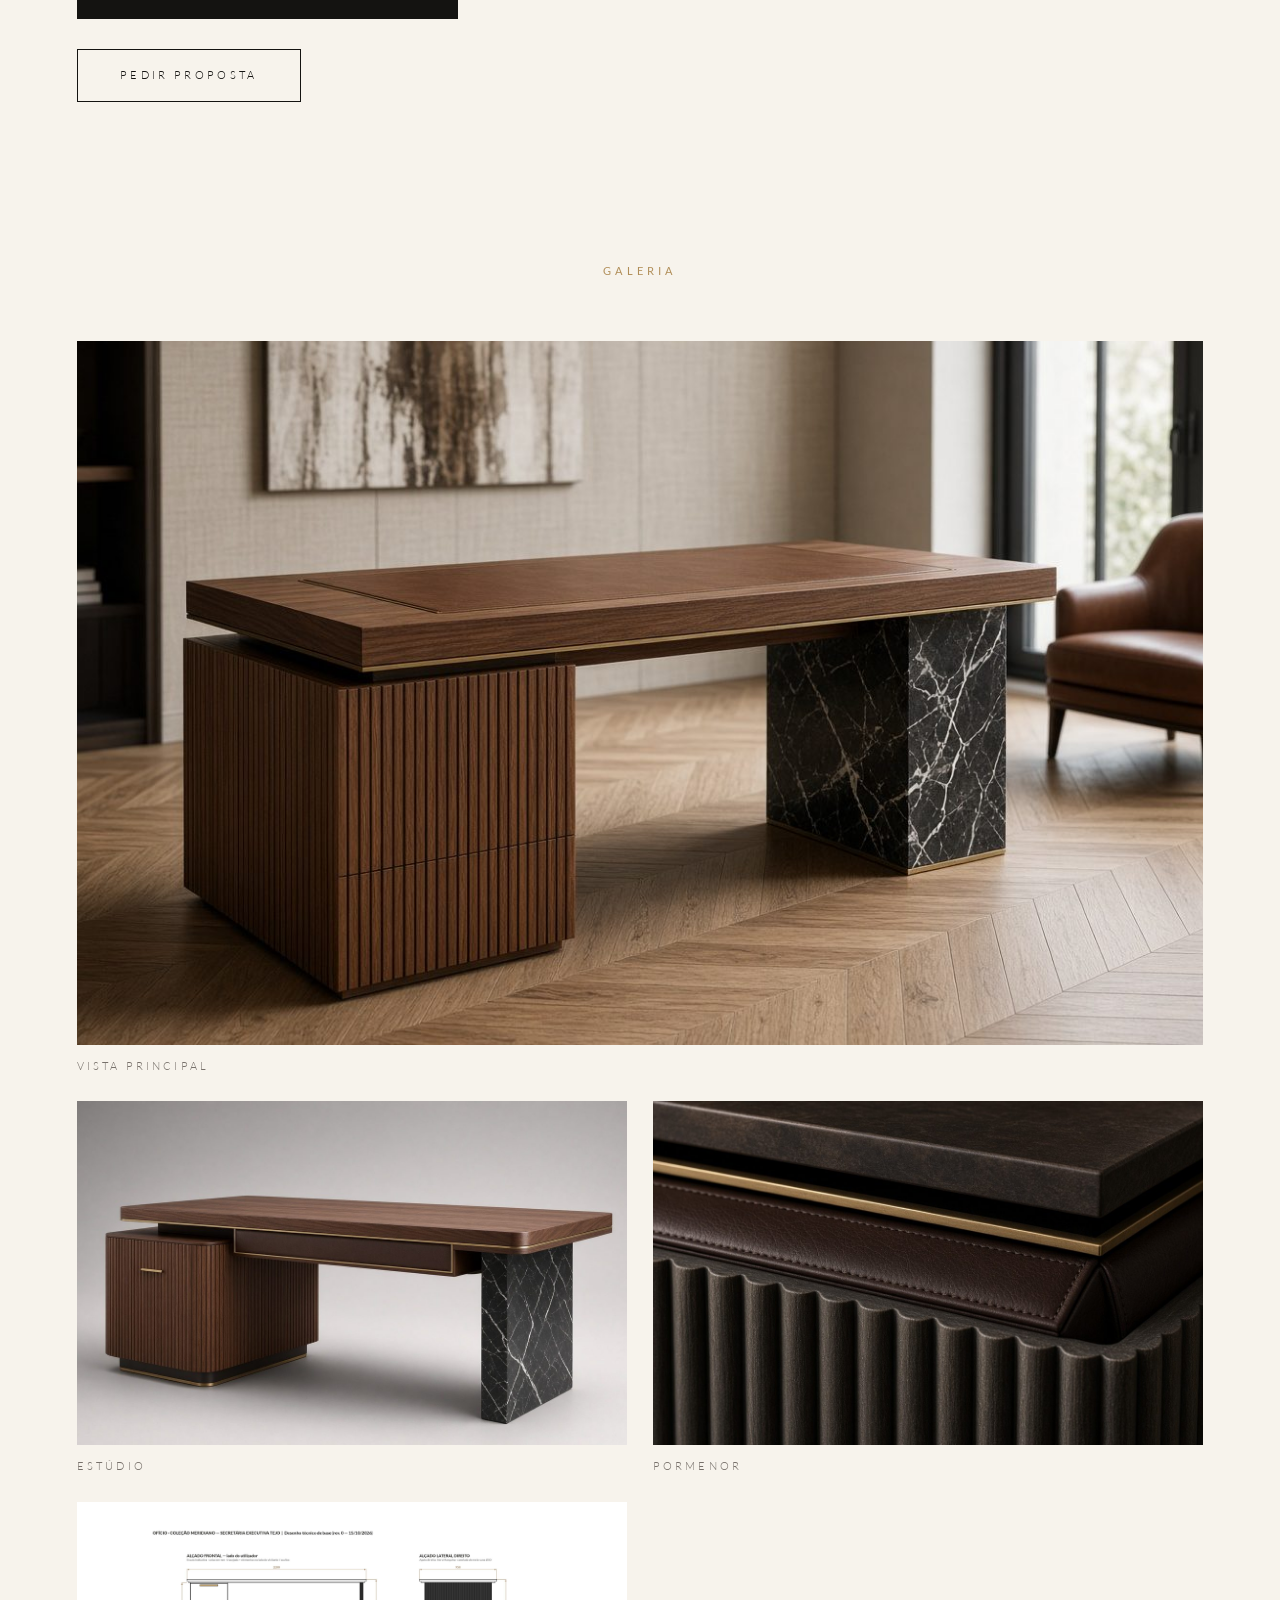
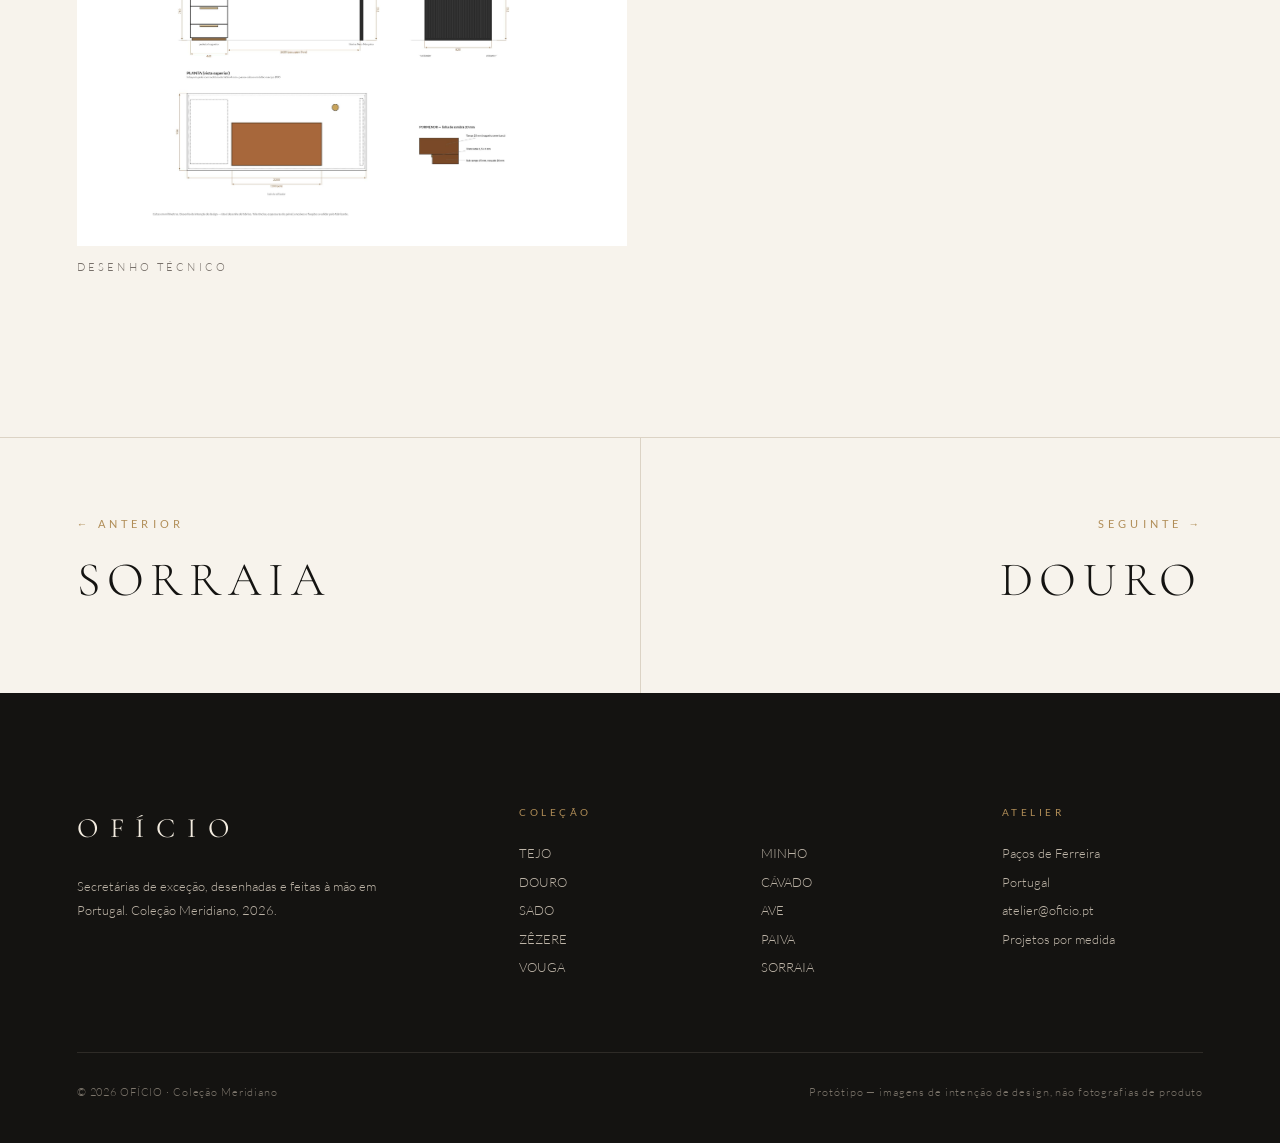
<file: tejo.html>
<!doctype html><html lang="pt-PT"><head><meta charset="utf-8"><meta name="viewport" content="width=device-width,initial-scale=1"><title>TEJO — OFÍCIO Meridiano</title><link rel="stylesheet" href="style.css"></head><body><header class=""><a class="logo" href="index.html">OFÍCIO<small>MERIDIANO</small></a><nav><a href="colecao.html">Coleção</a><a href="estantes.html">Estantes</a><a class="h" href="index.html#atelier">Atelier</a><a class="h" href="index.html#medida">Por medida</a><a href="mailto:atelier@oficio.pt">Contacto</a></nav></header><div class="phero"><img src="img/tejo.jpg" alt="TEJO"><div class="t"><div class="eye">N.º 01 · Secretária executiva</div><h1>TEJO</h1></div></div>
<section><div class="pi"><div class="fade"><a class="eye" href="colecao.html">← Coleção Secretárias</a><p class="lead" style="margin-top:30px">Assimetria pura: um pedestal canelado em nogueira e uma lâmina de Nero Marquina sustentam um tampo que parece flutuar.</p><div class="rule"></div><p>Uma secretária executiva assimétrica. Do lado esquerdo, um bloco de três gavetas em nogueira com canelado de meia-cana; do lado direito, uma lâmina de mármore Nero Marquina com 40 mm. O tampo parece flutuar sobre uma linha de sombra, sublinhada por um filete de latão escovado (o &quot;meridiano&quot;). Ao centro, uma superfície de escrita em pele plena flor Tabaco, emoldurada em latão. Na traseira, do lado do visitante, o canelado continua: a peça pode ficar ao centro da sala.</p>
<div class="price">desde 14.000 €<small>sem IVA · valor indicativo · versões por medida sob consulta</small></div><a class="btn dark" href="fichas/ficha_tecnica_tejo.pdf" download>Descarregar ficha técnica (PDF)</a> <a class="btn" href="mailto:atelier@oficio.pt?subject=TEJO">Pedir proposta</a></div>
<div class="specs fade"><h3>Dimensões</h3><table><tr><td>L × P × A</td><td>2200 × 950 × 750 mm</td></tr><tr><td>Superfície de escrita</td><td>1100 × 520 mm</td></tr><tr><td>Altura útil</td><td>710 mm</td></tr></table><h3>Materiais</h3><table><tr><td>Tampo</td><td>Nogueira americana</td></tr><tr><td>Pele</td><td>Plena flor semi-anilina Tabaco</td></tr><tr><td>Pedestal</td><td>Nogueira canelado</td></tr><tr><td>Lâmina</td><td>Nero marquina</td></tr><tr><td>Metais</td><td>Latão e bronze escovados</td></tr></table></div></div></section>
<div class="c fade" style="margin-bottom:60px"><div class="eye">Galeria</div></div><div class="gal"><a class="fade" href="img/tejo.jpg" data-lb="TEJO · Vista principal"><div class="ph"><img src="img/tejo.jpg" loading="lazy" alt="Vista principal"></div><span>Vista principal</span></a><a class="fade" href="img/tejo_estudio.jpg" data-lb="TEJO · Estúdio"><div class="ph"><img src="img/tejo_estudio.jpg" loading="lazy" alt="Estúdio"></div><span>Estúdio</span></a><a class="fade" href="img/tejo_detalhe.jpg" data-lb="TEJO · Pormenor"><div class="ph"><img src="img/tejo_detalhe.jpg" loading="lazy" alt="Pormenor"></div><span>Pormenor</span></a><a class="fade dr" href="img/tejo_desenho.jpg" data-lb="TEJO · Desenho técnico"><div class="ph"><img src="img/tejo_desenho.jpg" loading="lazy" alt="Desenho técnico"></div><span>Desenho técnico</span></a></div>
<div class="pn"><a href="sorraia.html"><span class="eye">← Anterior</span><b>SORRAIA</b></a><a href="douro.html"><span class="eye">Seguinte →</span><b>DOURO</b></a></div><footer><div class="fg"><div><div class="logo">OFÍCIO</div><p style="max-width:340px;margin-top:22px">Secretárias de exceção, desenhadas e feitas à mão em Portugal. Coleção Meridiano, 2026.</p></div><div><h4>Coleção</h4><a href="tejo.html">TEJO</a><a href="douro.html">DOURO</a><a href="sado.html">SADO</a><a href="zezere.html">ZÊZERE</a><a href="vouga.html">VOUGA</a></div><div><h4>&nbsp;</h4><a href="minho.html">MINHO</a><a href="cavado.html">CÁVADO</a><a href="ave.html">AVE</a><a href="paiva.html">PAIVA</a><a href="sorraia.html">SORRAIA</a></div><div><h4>Atelier</h4><a>Paços de Ferreira</a><a>Portugal</a><a href="mailto:atelier@oficio.pt">atelier@oficio.pt</a><a href="index.html#medida">Projetos por medida</a></div></div><div class="fb"><span>© 2026 OFÍCIO · Coleção Meridiano</span><span>Protótipo — imagens de intenção de design, não fotografias de produto</span></div></footer><div id="lb"><button class="x">×</button><button class="p">‹</button><img alt=""><button class="q">›</button><div class="cap"></div></div><script>const h=document.querySelector('header');if(!h.classList.contains('light')){const f=()=>h.classList.toggle('solid',scrollY>60);addEventListener('scroll',f);f()}
const io=new IntersectionObserver(e=>e.forEach(x=>{if(x.isIntersecting){x.target.classList.add('in');io.unobserve(x.target)}}),{threshold:.12});document.querySelectorAll('.fade').forEach(x=>io.observe(x));
const L=[...document.querySelectorAll('[data-lb]')];if(L.length){const b=document.getElementById('lb'),im=b.querySelector('img'),cp=b.querySelector('.cap');let i=0;const s=k=>{i=(k+L.length)%L.length;im.src=L[i].href;cp.textContent=L[i].dataset.lb};
L.forEach((a,k)=>a.onclick=e=>{e.preventDefault();s(k);b.classList.add('on')});b.querySelector('.x').onclick=()=>b.classList.remove('on');b.querySelector('.p').onclick=e=>{e.stopPropagation();s(i-1)};b.querySelector('.q').onclick=e=>{e.stopPropagation();s(i+1)};b.onclick=e=>{if(e.target===b)b.classList.remove('on')};
addEventListener('keydown',e=>{if(!b.classList.contains('on'))return;if(e.key=='Escape')b.classList.remove('on');if(e.key=='ArrowLeft')s(i-1);if(e.key=='ArrowRight')s(i+1)})}</script></body></html>
</file>
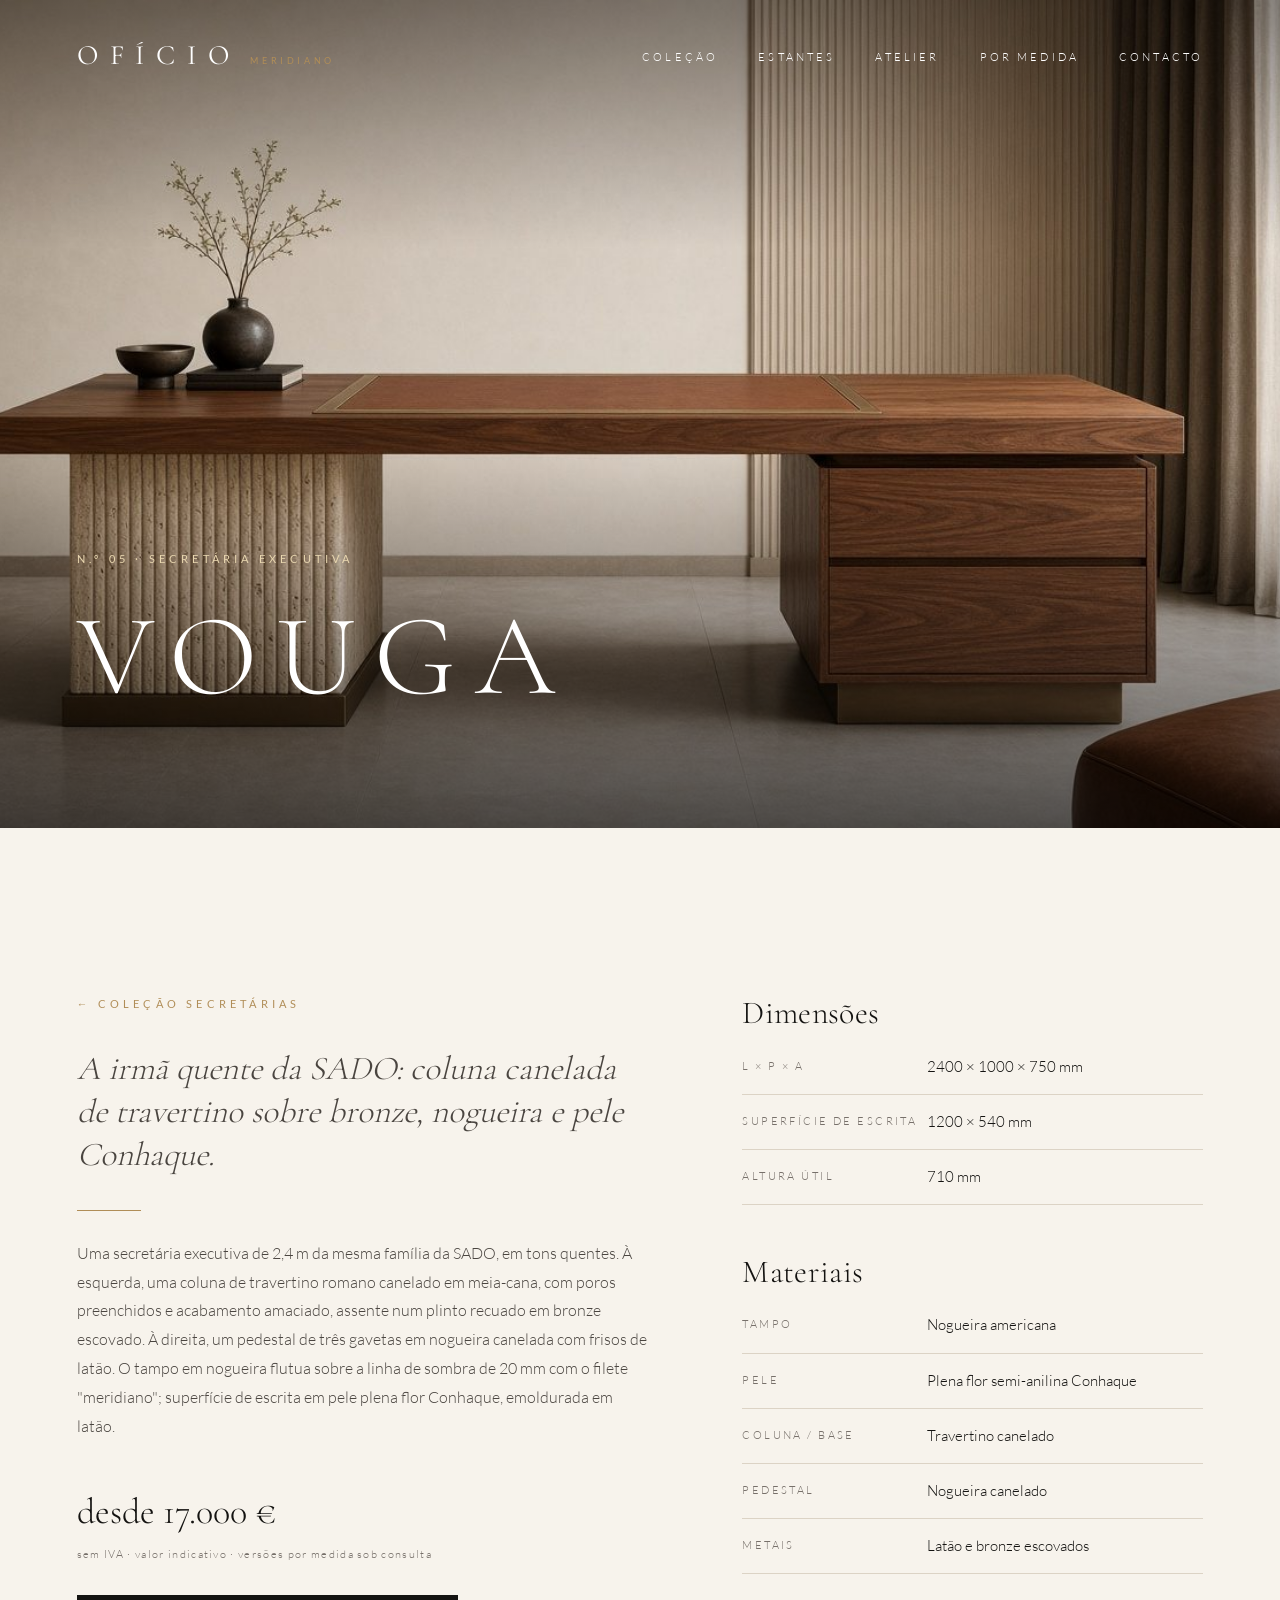
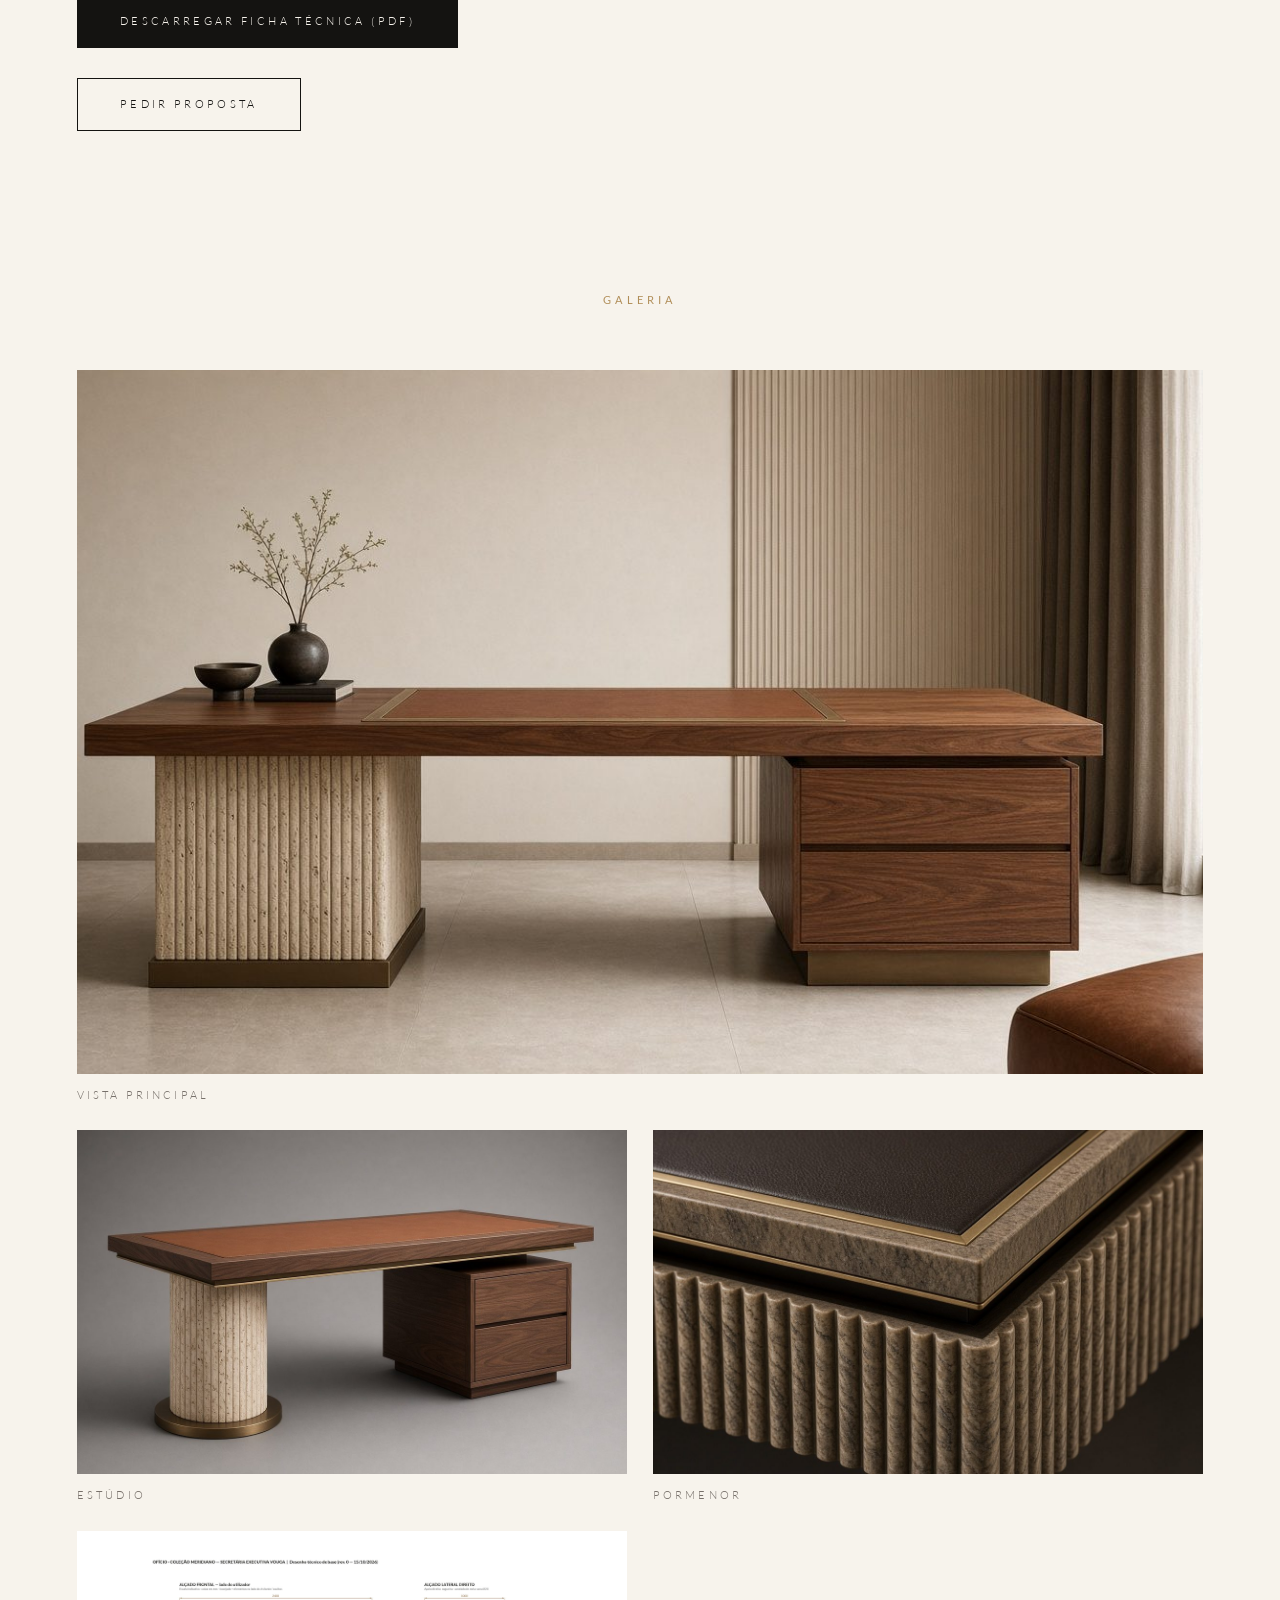
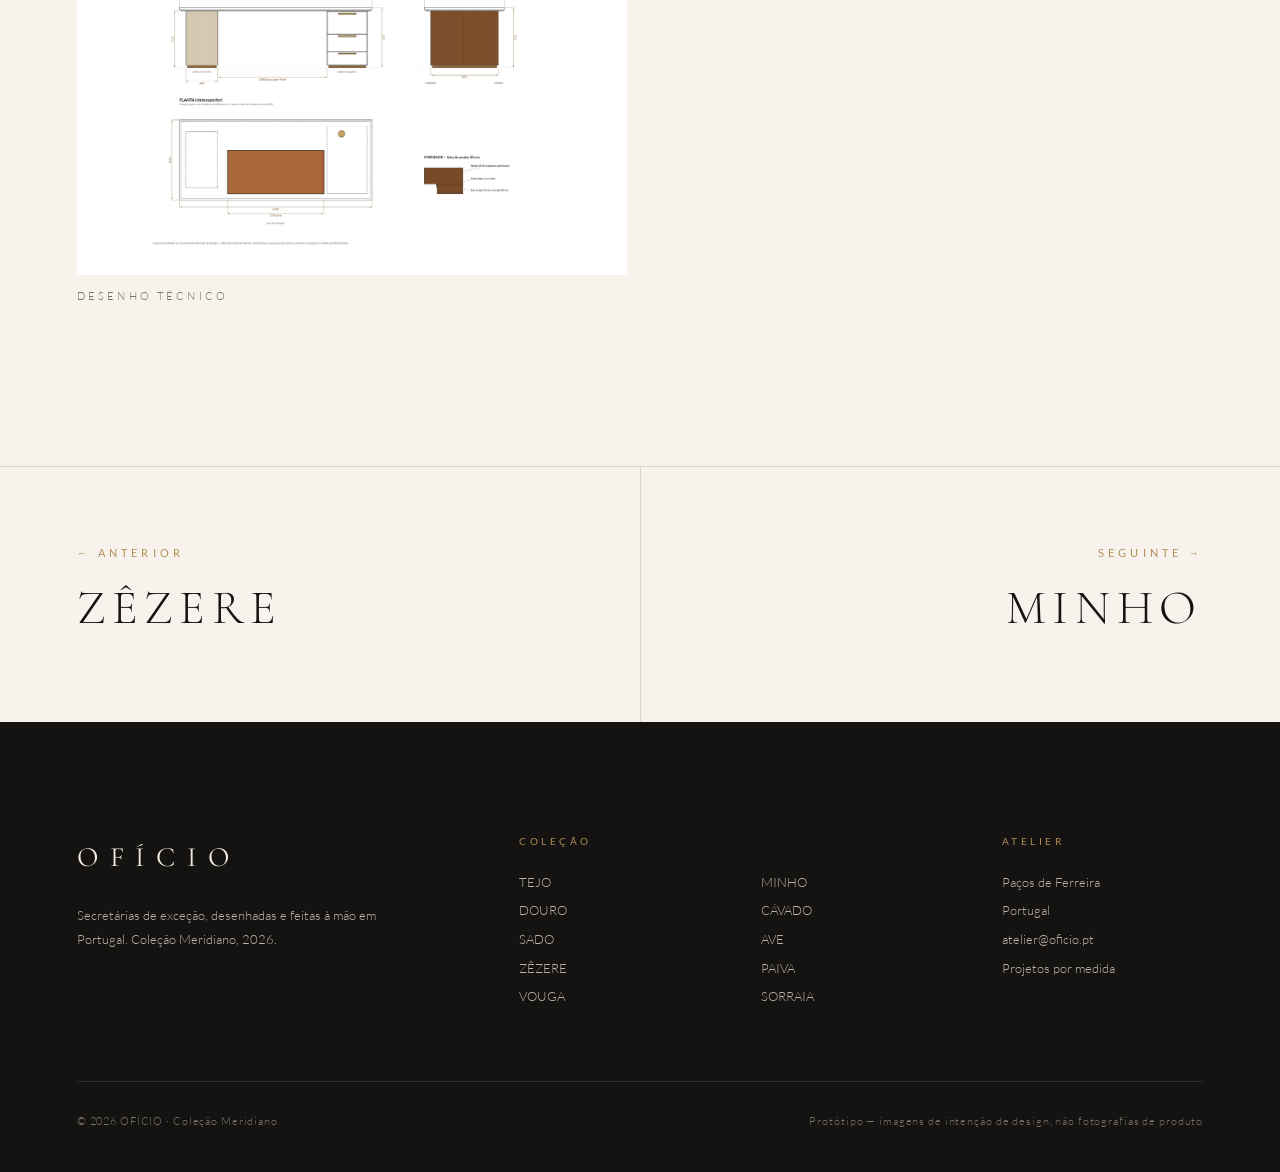
<file: vouga.html>
<!doctype html><html lang="pt-PT"><head><meta charset="utf-8"><meta name="viewport" content="width=device-width,initial-scale=1"><title>VOUGA — OFÍCIO Meridiano</title><link rel="stylesheet" href="style.css"></head><body><header class=""><a class="logo" href="index.html">OFÍCIO<small>MERIDIANO</small></a><nav><a href="colecao.html">Coleção</a><a href="estantes.html">Estantes</a><a class="h" href="index.html#atelier">Atelier</a><a class="h" href="index.html#medida">Por medida</a><a href="mailto:atelier@oficio.pt">Contacto</a></nav></header><div class="phero"><img src="img/vouga.jpg" alt="VOUGA"><div class="t"><div class="eye">N.º 05 · Secretária executiva</div><h1>VOUGA</h1></div></div>
<section><div class="pi"><div class="fade"><a class="eye" href="colecao.html">← Coleção Secretárias</a><p class="lead" style="margin-top:30px">A irmã quente da SADO: coluna canelada de travertino sobre bronze, nogueira e pele Conhaque.</p><div class="rule"></div><p>Uma secretária executiva de 2,4 m da mesma família da SADO, em tons quentes. À esquerda, uma coluna de travertino romano canelado em meia-cana, com poros preenchidos e acabamento amaciado, assente num plinto recuado em bronze escovado. À direita, um pedestal de três gavetas em nogueira canelada com frisos de latão. O tampo em nogueira flutua sobre a linha de sombra de 20 mm com o filete &quot;meridiano&quot;; superfície de escrita em pele plena flor Conhaque, emoldurada em latão.</p>
<div class="price">desde 17.000 €<small>sem IVA · valor indicativo · versões por medida sob consulta</small></div><a class="btn dark" href="fichas/ficha_tecnica_vouga.pdf" download>Descarregar ficha técnica (PDF)</a> <a class="btn" href="mailto:atelier@oficio.pt?subject=VOUGA">Pedir proposta</a></div>
<div class="specs fade"><h3>Dimensões</h3><table><tr><td>L × P × A</td><td>2400 × 1000 × 750 mm</td></tr><tr><td>Superfície de escrita</td><td>1200 × 540 mm</td></tr><tr><td>Altura útil</td><td>710 mm</td></tr></table><h3>Materiais</h3><table><tr><td>Tampo</td><td>Nogueira americana</td></tr><tr><td>Pele</td><td>Plena flor semi-anilina Conhaque</td></tr><tr><td>Coluna / base</td><td>Travertino canelado</td></tr><tr><td>Pedestal</td><td>Nogueira canelado</td></tr><tr><td>Metais</td><td>Latão e bronze escovados</td></tr></table></div></div></section>
<div class="c fade" style="margin-bottom:60px"><div class="eye">Galeria</div></div><div class="gal"><a class="fade" href="img/vouga.jpg" data-lb="VOUGA · Vista principal"><div class="ph"><img src="img/vouga.jpg" loading="lazy" alt="Vista principal"></div><span>Vista principal</span></a><a class="fade" href="img/vouga_estudio.jpg" data-lb="VOUGA · Estúdio"><div class="ph"><img src="img/vouga_estudio.jpg" loading="lazy" alt="Estúdio"></div><span>Estúdio</span></a><a class="fade" href="img/vouga_detalhe.jpg" data-lb="VOUGA · Pormenor"><div class="ph"><img src="img/vouga_detalhe.jpg" loading="lazy" alt="Pormenor"></div><span>Pormenor</span></a><a class="fade dr" href="img/vouga_desenho.jpg" data-lb="VOUGA · Desenho técnico"><div class="ph"><img src="img/vouga_desenho.jpg" loading="lazy" alt="Desenho técnico"></div><span>Desenho técnico</span></a></div>
<div class="pn"><a href="zezere.html"><span class="eye">← Anterior</span><b>ZÊZERE</b></a><a href="minho.html"><span class="eye">Seguinte →</span><b>MINHO</b></a></div><footer><div class="fg"><div><div class="logo">OFÍCIO</div><p style="max-width:340px;margin-top:22px">Secretárias de exceção, desenhadas e feitas à mão em Portugal. Coleção Meridiano, 2026.</p></div><div><h4>Coleção</h4><a href="tejo.html">TEJO</a><a href="douro.html">DOURO</a><a href="sado.html">SADO</a><a href="zezere.html">ZÊZERE</a><a href="vouga.html">VOUGA</a></div><div><h4>&nbsp;</h4><a href="minho.html">MINHO</a><a href="cavado.html">CÁVADO</a><a href="ave.html">AVE</a><a href="paiva.html">PAIVA</a><a href="sorraia.html">SORRAIA</a></div><div><h4>Atelier</h4><a>Paços de Ferreira</a><a>Portugal</a><a href="mailto:atelier@oficio.pt">atelier@oficio.pt</a><a href="index.html#medida">Projetos por medida</a></div></div><div class="fb"><span>© 2026 OFÍCIO · Coleção Meridiano</span><span>Protótipo — imagens de intenção de design, não fotografias de produto</span></div></footer><div id="lb"><button class="x">×</button><button class="p">‹</button><img alt=""><button class="q">›</button><div class="cap"></div></div><script>const h=document.querySelector('header');if(!h.classList.contains('light')){const f=()=>h.classList.toggle('solid',scrollY>60);addEventListener('scroll',f);f()}
const io=new IntersectionObserver(e=>e.forEach(x=>{if(x.isIntersecting){x.target.classList.add('in');io.unobserve(x.target)}}),{threshold:.12});document.querySelectorAll('.fade').forEach(x=>io.observe(x));
const L=[...document.querySelectorAll('[data-lb]')];if(L.length){const b=document.getElementById('lb'),im=b.querySelector('img'),cp=b.querySelector('.cap');let i=0;const s=k=>{i=(k+L.length)%L.length;im.src=L[i].href;cp.textContent=L[i].dataset.lb};
L.forEach((a,k)=>a.onclick=e=>{e.preventDefault();s(k);b.classList.add('on')});b.querySelector('.x').onclick=()=>b.classList.remove('on');b.querySelector('.p').onclick=e=>{e.stopPropagation();s(i-1)};b.querySelector('.q').onclick=e=>{e.stopPropagation();s(i+1)};b.onclick=e=>{if(e.target===b)b.classList.remove('on')};
addEventListener('keydown',e=>{if(!b.classList.contains('on'))return;if(e.key=='Escape')b.classList.remove('on');if(e.key=='ArrowLeft')s(i-1);if(e.key=='ArrowRight')s(i+1)})}</script></body></html>
</file>
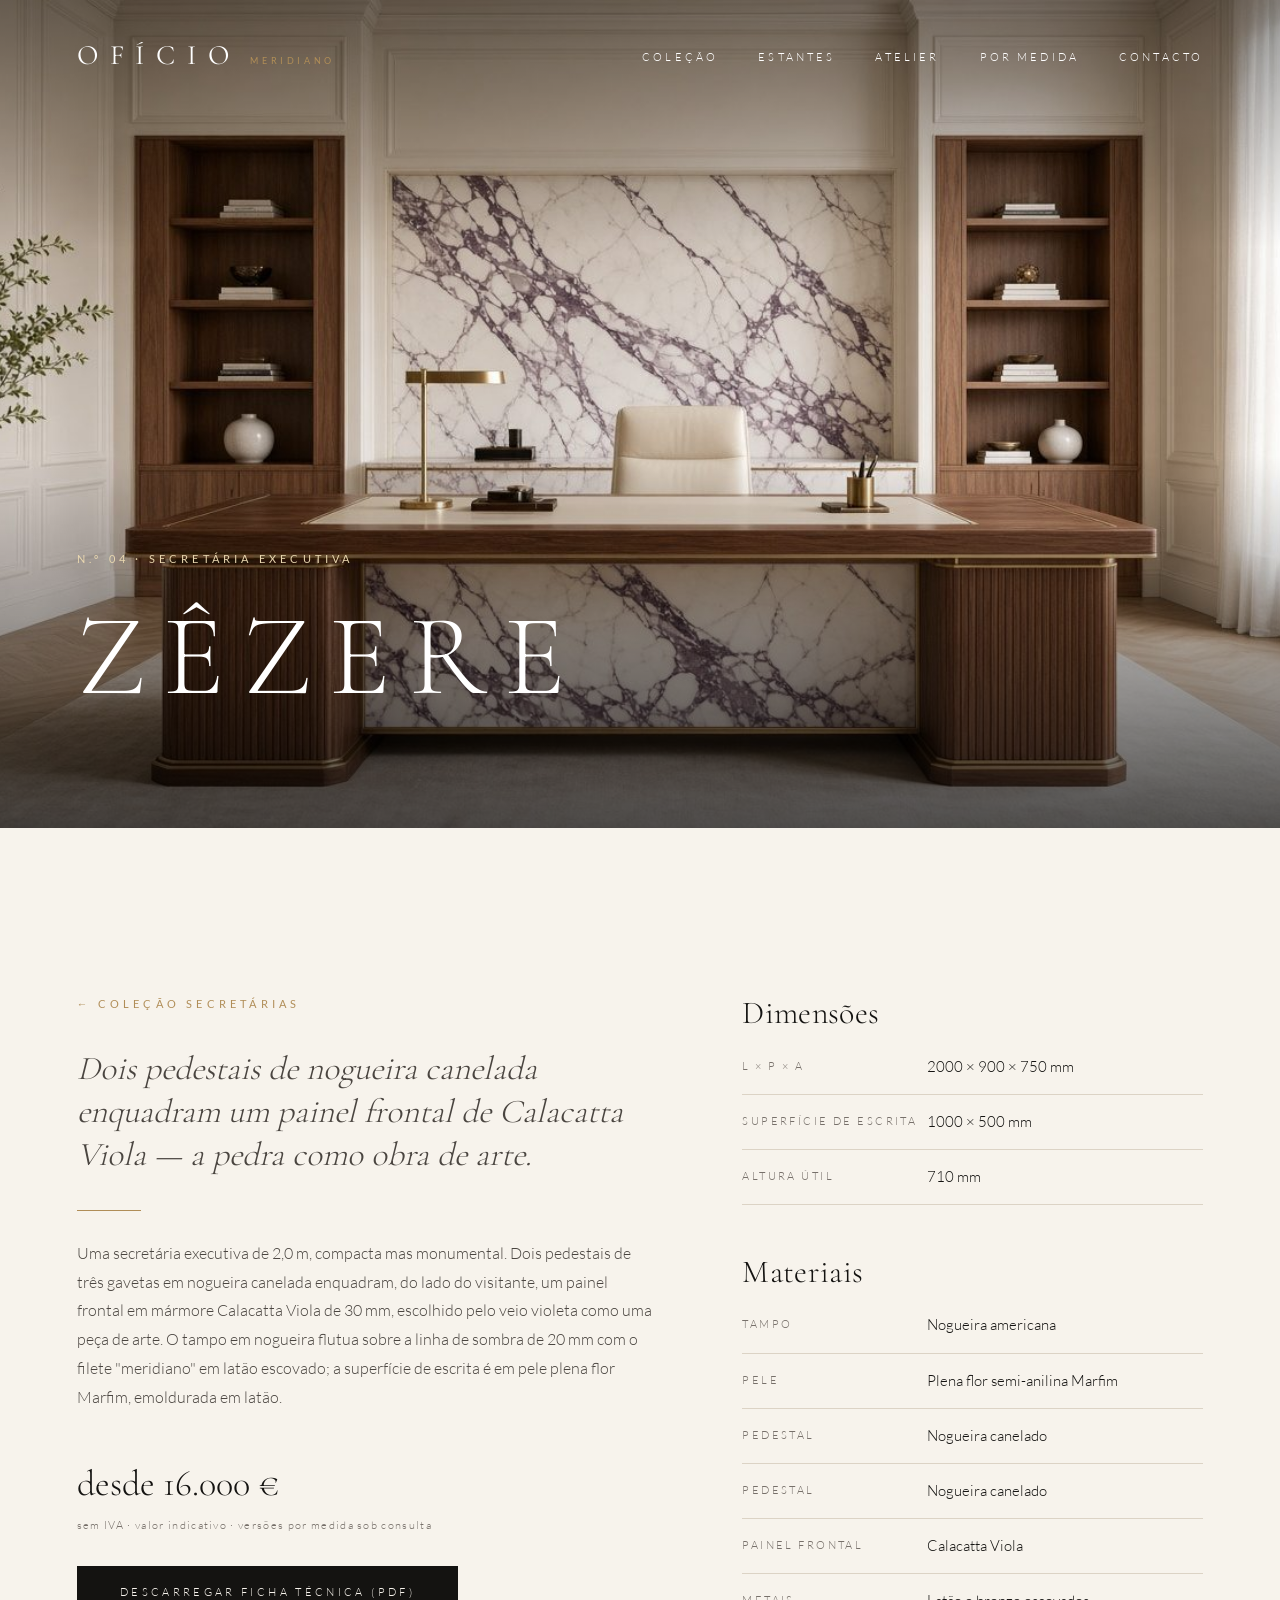
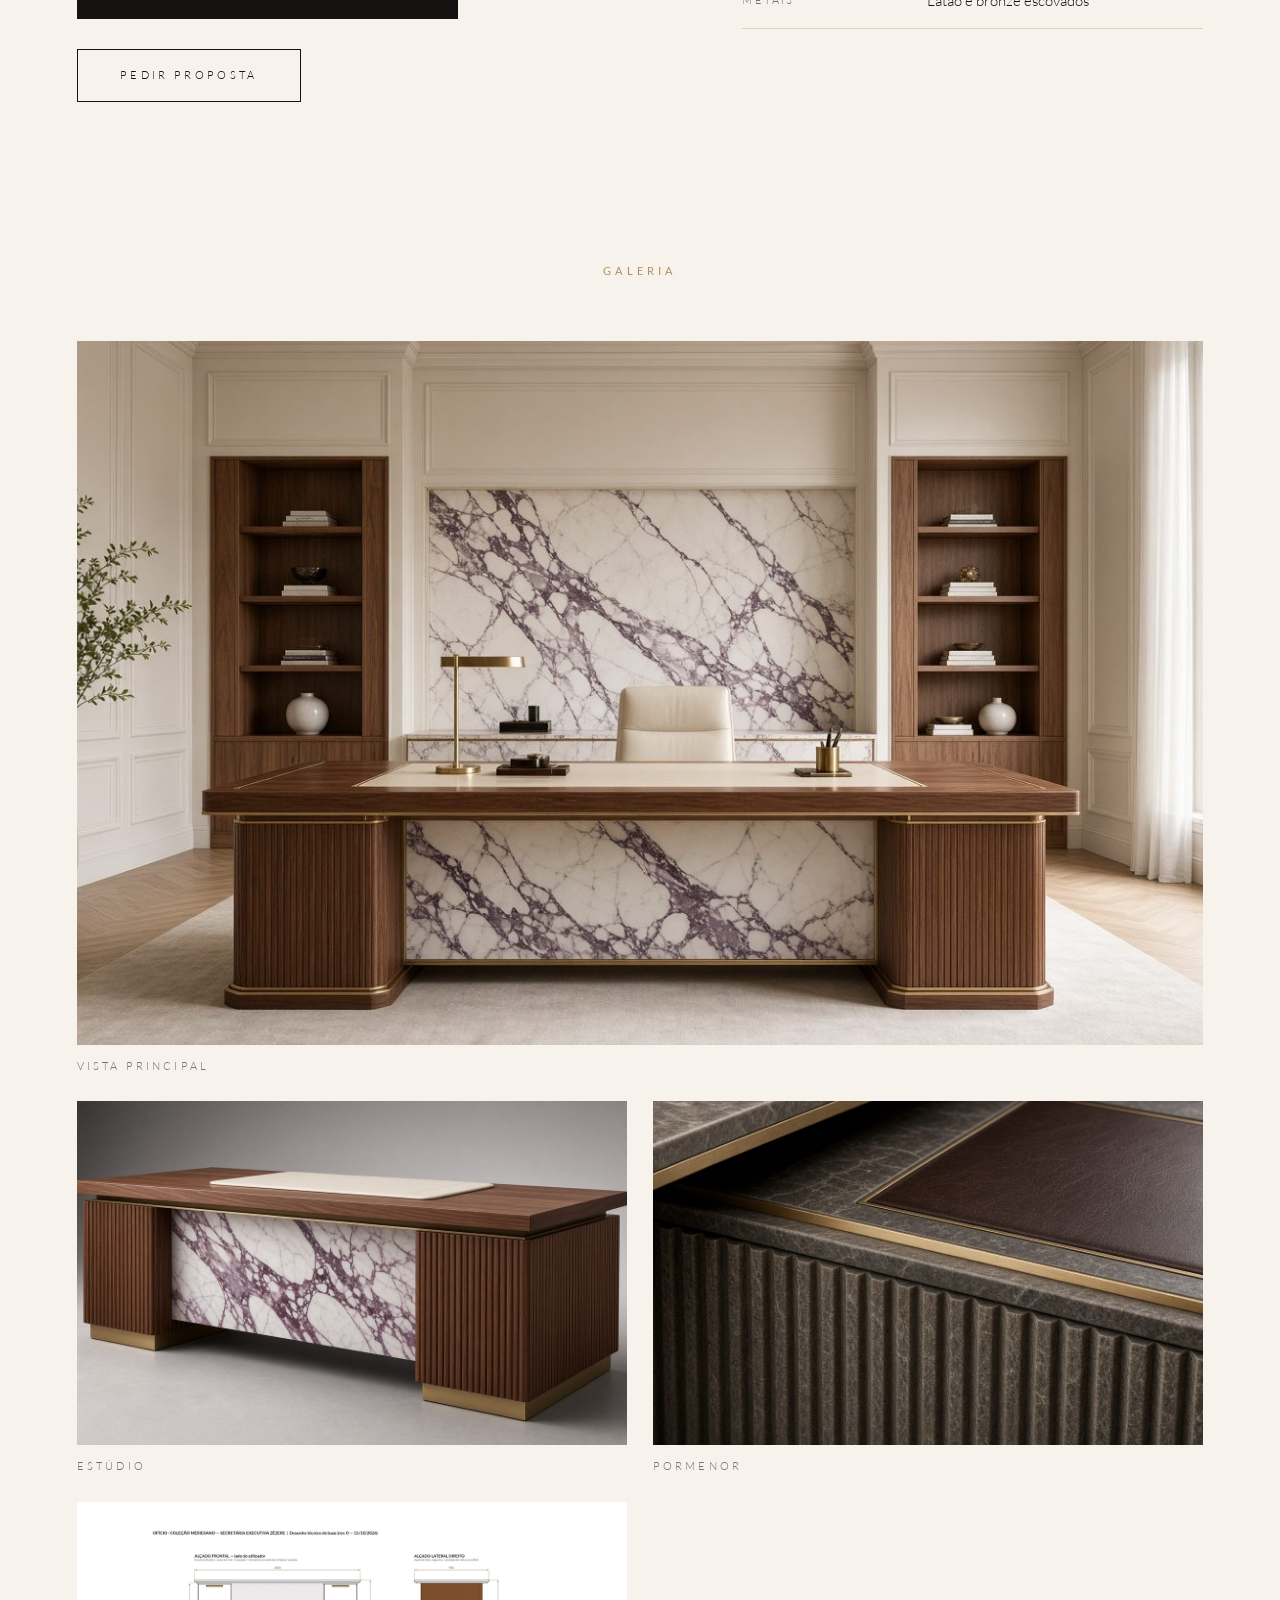
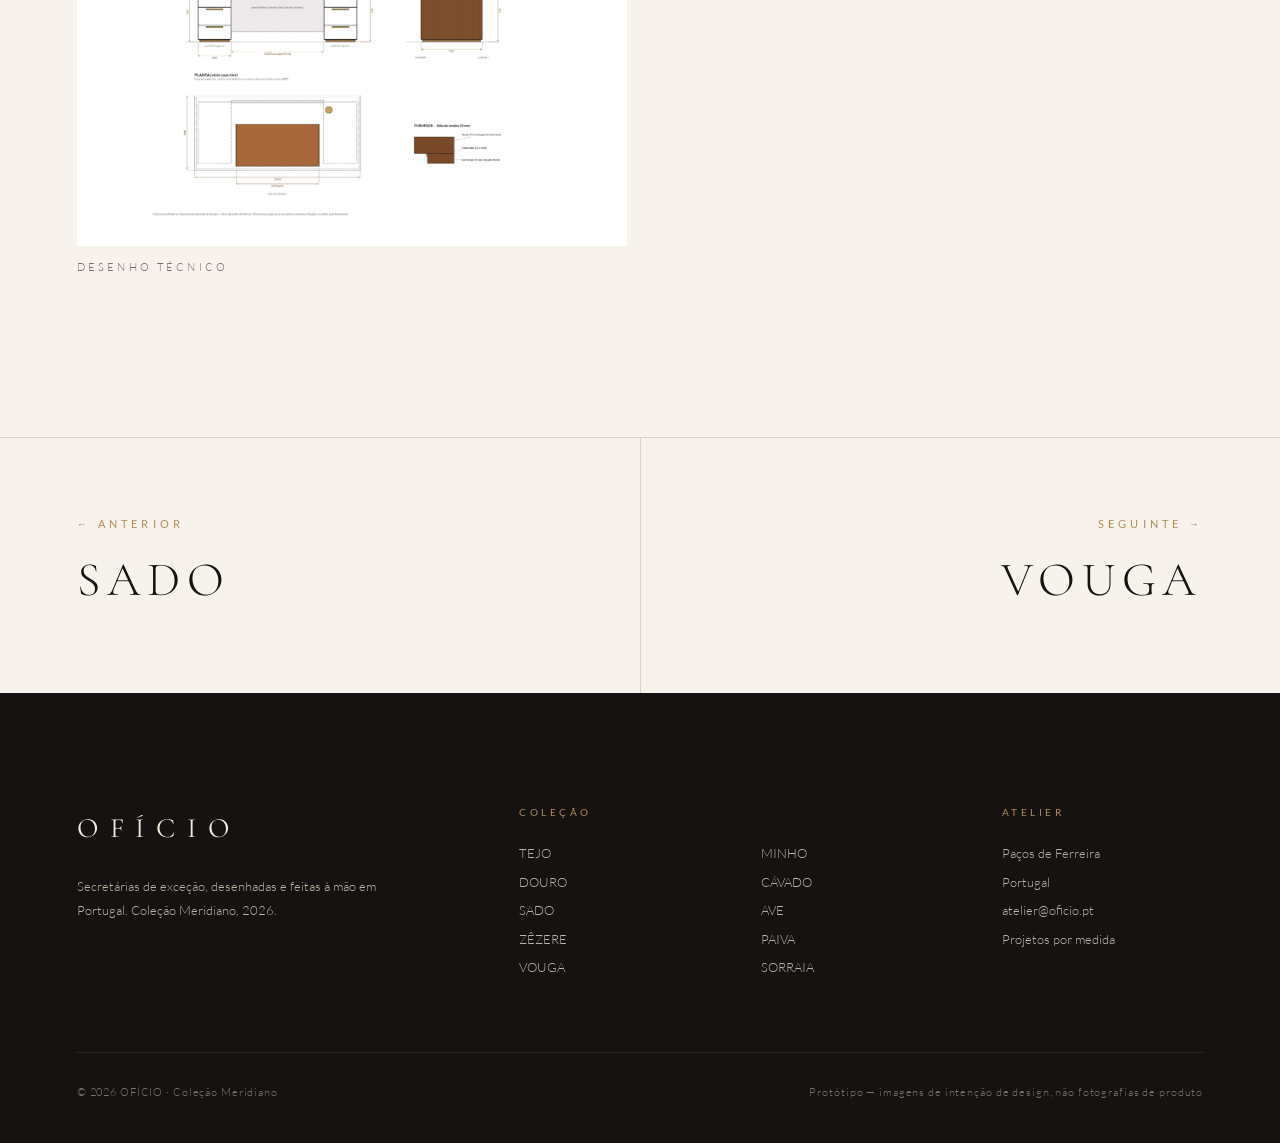
<file: zezere.html>
<!doctype html><html lang="pt-PT"><head><meta charset="utf-8"><meta name="viewport" content="width=device-width,initial-scale=1"><title>ZÊZERE — OFÍCIO Meridiano</title><link rel="stylesheet" href="style.css"></head><body><header class=""><a class="logo" href="index.html">OFÍCIO<small>MERIDIANO</small></a><nav><a href="colecao.html">Coleção</a><a href="estantes.html">Estantes</a><a class="h" href="index.html#atelier">Atelier</a><a class="h" href="index.html#medida">Por medida</a><a href="mailto:atelier@oficio.pt">Contacto</a></nav></header><div class="phero"><img src="img/zezere.jpg" alt="ZÊZERE"><div class="t"><div class="eye">N.º 04 · Secretária executiva</div><h1>ZÊZERE</h1></div></div>
<section><div class="pi"><div class="fade"><a class="eye" href="colecao.html">← Coleção Secretárias</a><p class="lead" style="margin-top:30px">Dois pedestais de nogueira canelada enquadram um painel frontal de Calacatta Viola — a pedra como obra de arte.</p><div class="rule"></div><p>Uma secretária executiva de 2,0 m, compacta mas monumental. Dois pedestais de três gavetas em nogueira canelada enquadram, do lado do visitante, um painel frontal em mármore Calacatta Viola de 30 mm, escolhido pelo veio violeta como uma peça de arte. O tampo em nogueira flutua sobre a linha de sombra de 20 mm com o filete &quot;meridiano&quot; em latão escovado; a superfície de escrita é em pele plena flor Marfim, emoldurada em latão.</p>
<div class="price">desde 16.000 €<small>sem IVA · valor indicativo · versões por medida sob consulta</small></div><a class="btn dark" href="fichas/ficha_tecnica_zezere.pdf" download>Descarregar ficha técnica (PDF)</a> <a class="btn" href="mailto:atelier@oficio.pt?subject=ZÊZERE">Pedir proposta</a></div>
<div class="specs fade"><h3>Dimensões</h3><table><tr><td>L × P × A</td><td>2000 × 900 × 750 mm</td></tr><tr><td>Superfície de escrita</td><td>1000 × 500 mm</td></tr><tr><td>Altura útil</td><td>710 mm</td></tr></table><h3>Materiais</h3><table><tr><td>Tampo</td><td>Nogueira americana</td></tr><tr><td>Pele</td><td>Plena flor semi-anilina Marfim</td></tr><tr><td>Pedestal</td><td>Nogueira canelado</td></tr><tr><td>Pedestal</td><td>Nogueira canelado</td></tr><tr><td>Painel frontal</td><td>Calacatta Viola</td></tr><tr><td>Metais</td><td>Latão e bronze escovados</td></tr></table></div></div></section>
<div class="c fade" style="margin-bottom:60px"><div class="eye">Galeria</div></div><div class="gal"><a class="fade" href="img/zezere.jpg" data-lb="ZÊZERE · Vista principal"><div class="ph"><img src="img/zezere.jpg" loading="lazy" alt="Vista principal"></div><span>Vista principal</span></a><a class="fade" href="img/zezere_estudio.jpg" data-lb="ZÊZERE · Estúdio"><div class="ph"><img src="img/zezere_estudio.jpg" loading="lazy" alt="Estúdio"></div><span>Estúdio</span></a><a class="fade" href="img/zezere_detalhe.jpg" data-lb="ZÊZERE · Pormenor"><div class="ph"><img src="img/zezere_detalhe.jpg" loading="lazy" alt="Pormenor"></div><span>Pormenor</span></a><a class="fade dr" href="img/zezere_desenho.jpg" data-lb="ZÊZERE · Desenho técnico"><div class="ph"><img src="img/zezere_desenho.jpg" loading="lazy" alt="Desenho técnico"></div><span>Desenho técnico</span></a></div>
<div class="pn"><a href="sado.html"><span class="eye">← Anterior</span><b>SADO</b></a><a href="vouga.html"><span class="eye">Seguinte →</span><b>VOUGA</b></a></div><footer><div class="fg"><div><div class="logo">OFÍCIO</div><p style="max-width:340px;margin-top:22px">Secretárias de exceção, desenhadas e feitas à mão em Portugal. Coleção Meridiano, 2026.</p></div><div><h4>Coleção</h4><a href="tejo.html">TEJO</a><a href="douro.html">DOURO</a><a href="sado.html">SADO</a><a href="zezere.html">ZÊZERE</a><a href="vouga.html">VOUGA</a></div><div><h4>&nbsp;</h4><a href="minho.html">MINHO</a><a href="cavado.html">CÁVADO</a><a href="ave.html">AVE</a><a href="paiva.html">PAIVA</a><a href="sorraia.html">SORRAIA</a></div><div><h4>Atelier</h4><a>Paços de Ferreira</a><a>Portugal</a><a href="mailto:atelier@oficio.pt">atelier@oficio.pt</a><a href="index.html#medida">Projetos por medida</a></div></div><div class="fb"><span>© 2026 OFÍCIO · Coleção Meridiano</span><span>Protótipo — imagens de intenção de design, não fotografias de produto</span></div></footer><div id="lb"><button class="x">×</button><button class="p">‹</button><img alt=""><button class="q">›</button><div class="cap"></div></div><script>const h=document.querySelector('header');if(!h.classList.contains('light')){const f=()=>h.classList.toggle('solid',scrollY>60);addEventListener('scroll',f);f()}
const io=new IntersectionObserver(e=>e.forEach(x=>{if(x.isIntersecting){x.target.classList.add('in');io.unobserve(x.target)}}),{threshold:.12});document.querySelectorAll('.fade').forEach(x=>io.observe(x));
const L=[...document.querySelectorAll('[data-lb]')];if(L.length){const b=document.getElementById('lb'),im=b.querySelector('img'),cp=b.querySelector('.cap');let i=0;const s=k=>{i=(k+L.length)%L.length;im.src=L[i].href;cp.textContent=L[i].dataset.lb};
L.forEach((a,k)=>a.onclick=e=>{e.preventDefault();s(k);b.classList.add('on')});b.querySelector('.x').onclick=()=>b.classList.remove('on');b.querySelector('.p').onclick=e=>{e.stopPropagation();s(i-1)};b.querySelector('.q').onclick=e=>{e.stopPropagation();s(i+1)};b.onclick=e=>{if(e.target===b)b.classList.remove('on')};
addEventListener('keydown',e=>{if(!b.classList.contains('on'))return;if(e.key=='Escape')b.classList.remove('on');if(e.key=='ArrowLeft')s(i-1);if(e.key=='ArrowRight')s(i+1)})}</script></body></html>
</file>
<file: style.css>
@font-face{font-family:Corm;src:url(fonts/Cormorant.ttf);font-weight:300 700}@font-face{font-family:Lato;src:url(fonts/Lato-Regular.ttf)}@font-face{font-family:Lato;font-weight:300;src:url(fonts/Lato-Light.ttf)}@font-face{font-family:Lato;font-weight:700;src:url(fonts/Lato-Bold.ttf)}
:root{--ink:#141311;--iv:#f7f3ec;--iv2:#efe8dc;--brass:#b08d57;--grey:#77706a;--line:#dcd3c5}
*{box-sizing:border-box}html{scroll-behavior:smooth}body{margin:0;font-family:Lato,sans-serif;font-weight:300;color:var(--ink);background:var(--iv);line-height:1.8;font-size:16px}
a{color:inherit;text-decoration:none}img{display:block;width:100%}
header{position:fixed;inset:0 0 auto;z-index:20;display:flex;justify-content:space-between;align-items:center;padding:30px 6vw;color:#fff;transition:.5s}
header.solid,header.light{background:rgba(247,243,236,.96);color:var(--ink);padding:18px 6vw;border-bottom:1px solid var(--line);backdrop-filter:blur(8px)}
.logo{font-family:Corm;font-size:28px;letter-spacing:.42em;font-weight:400}.logo small{font-family:Lato;font-size:9px;letter-spacing:.4em;margin-left:10px;color:var(--brass)}
nav a{font-size:10.5px;letter-spacing:.3em;text-transform:uppercase;margin-left:40px;padding-bottom:4px;border-bottom:1px solid transparent;transition:.3s}nav a:hover{border-color:var(--brass)}
.eye{font-size:10.5px;letter-spacing:.4em;text-transform:uppercase;color:var(--brass);font-weight:400}
h1,h2,h3{font-family:Corm;font-weight:300;line-height:1.05;margin:.25em 0;letter-spacing:.01em}
.rule{width:64px;height:1px;background:var(--brass);margin:28px 0}.c .rule{margin:28px auto}
.hero{height:100vh;min-height:680px;position:relative;color:#fff;overflow:hidden;background:#000}
.hero img{position:absolute;inset:0;height:100%;object-fit:cover;animation:kb 18s ease-out forwards}@keyframes kb{from{transform:scale(1.08)}to{transform:scale(1)}}
.hero:after{content:"";position:absolute;inset:0;background:linear-gradient(180deg,rgba(0,0,0,.45) 0,rgba(0,0,0,.05) 35%,rgba(0,0,0,.15) 60%,rgba(0,0,0,.7) 100%)}
.hero .t{position:absolute;z-index:2;left:6vw;right:6vw;bottom:11vh;text-align:center}
.hero .wm{font-family:Corm;font-weight:300;font-size:clamp(56px,10vw,150px);letter-spacing:.32em;margin-right:-.32em;line-height:1}
.hero .sub{font-size:11px;letter-spacing:.55em;text-transform:uppercase;margin-top:18px;color:#e9d7b0}
.scroll{position:absolute;z-index:2;bottom:28px;left:50%;width:1px;height:46px;background:rgba(255,255,255,.6)}
.btn{display:inline-block;margin-top:30px;padding:16px 42px;border:1px solid currentColor;font-size:10.5px;letter-spacing:.32em;text-transform:uppercase;transition:.4s}.btn:hover{background:var(--brass);border-color:var(--brass);color:#fff}
.btn.dark{background:var(--ink);color:var(--iv);border-color:var(--ink)}
section{padding:160px 6vw}.c{text-align:center;max-width:780px;margin:0 auto}
.manif h2{font-size:clamp(34px,4vw,58px);font-style:italic}.manif p{font-size:18px;color:#4a4540;max-width:640px;margin:0 auto}
.feat{display:grid;grid-template-columns:7fr 5fr;gap:5vw;align-items:end;margin-bottom:140px}.feat.r{grid-template-columns:5fr 7fr}.feat.r .ph{order:2}
.ph{overflow:hidden;background:#ddd}.ph img{height:100%;object-fit:cover;transition:transform 1.6s cubic-bezier(.2,.7,.2,1)}a:hover .ph img,.ph:hover img{transform:scale(1.05)}
.feat .ph{aspect-ratio:4/3}.feat h3{font-size:clamp(48px,5vw,80px);letter-spacing:.12em}.feat .typ{font-size:12px;letter-spacing:.25em;text-transform:uppercase;color:var(--grey)}.feat p{color:#4a4540}
.from{font-family:Corm;font-size:24px;font-style:italic;color:var(--ink)}
.colcta{position:relative;height:80vh;min-height:520px;color:#fff;display:flex;align-items:center;justify-content:center;text-align:center;overflow:hidden}
.colcta img{position:absolute;inset:0;height:100%;object-fit:cover;transition:transform 2s}.colcta:hover img{transform:scale(1.04)}.colcta:after{content:"";position:absolute;inset:0;background:rgba(10,9,8,.5)}
.colcta div{position:relative;z-index:2}.colcta h2{font-size:clamp(44px,6vw,96px)}.colcta .eye{color:#e9d7b0}
.mat{background:var(--iv2)}.mats{display:grid;grid-template-columns:repeat(3,1fr);gap:3vw;margin-top:90px}.mats .ph{aspect-ratio:3/4}.mats h3{font-size:34px;margin-top:26px}.mats p{font-size:14.5px;color:#4a4540}
.bes{display:grid;grid-template-columns:1fr 1fr;gap:6vw;align-items:center}.bes .ph{aspect-ratio:4/5}.bes h2{font-size:clamp(40px,4.4vw,64px)}
.steps{margin-top:40px;border-top:1px solid var(--line)}.steps div{display:flex;gap:28px;padding:20px 0;border-bottom:1px solid var(--line);font-size:15px}.steps b{font-family:Corm;font-weight:400;font-size:22px;color:var(--brass);min-width:36px}
footer{background:var(--ink);color:#bdb4a7;padding:110px 6vw 40px;font-size:13px}
.fg{display:grid;grid-template-columns:2fr 1fr 1fr 1fr;gap:40px;padding-bottom:70px;border-bottom:1px solid #2e2b27}.fg .logo{color:#f3ece0}.fg h4{font-weight:400;font-size:10px;letter-spacing:.35em;text-transform:uppercase;color:var(--brass);margin:0 0 18px}.fg a{display:block;line-height:2.2}.fg a:hover{color:#fff}
.fb{display:flex;justify-content:space-between;padding-top:30px;font-size:11px;letter-spacing:.08em;color:#7d766c;flex-wrap:wrap;gap:12px}
.ph1{padding-top:200px;padding-bottom:80px}.ph1 h1{font-size:clamp(56px,7vw,110px)}
.grid{display:grid;grid-template-columns:repeat(12,1fr);gap:90px 3vw}.card{grid-column:span 6}.card:nth-child(4n+1){grid-column:span 7}.card:nth-child(4n+2){grid-column:span 5;margin-top:120px}.card:nth-child(4n+3){grid-column:span 5}.card:nth-child(4n){grid-column:span 7;margin-top:-60px}
.card .ph{aspect-ratio:4/3}.card .n{display:flex;justify-content:space-between;align-items:baseline;margin-top:22px;border-bottom:1px solid var(--line);padding-bottom:14px}.card h3{font-size:38px;letter-spacing:.14em;margin:0}.card .m{font-size:12px;letter-spacing:.18em;text-transform:uppercase;color:var(--grey);margin-top:10px}
.phero{height:92vh;min-height:600px;position:relative;overflow:hidden;color:#fff;background:#000}.phero img{position:absolute;inset:0;height:100%;object-fit:cover}.phero:after{content:"";position:absolute;inset:0;background:linear-gradient(180deg,rgba(0,0,0,.4),transparent 30%,transparent 55%,rgba(0,0,0,.65))}
.phero .t{position:absolute;z-index:2;left:6vw;bottom:9vh}.phero h1{font-size:clamp(64px,9vw,140px);letter-spacing:.16em}.phero .eye{color:#e9d7b0}
.pi{display:grid;grid-template-columns:5fr 4fr;gap:7vw}.pi .lead{font-family:Corm;font-size:clamp(28px,2.6vw,38px);font-style:italic;line-height:1.3}.pi p{color:#4a4540}
.price{font-family:Corm;font-size:36px;margin-top:40px}.price small{display:block;font-family:Lato;font-size:11px;letter-spacing:.12em;color:var(--grey)}
.gal{display:grid;grid-template-columns:repeat(6,1fr);gap:2vw;padding:0 6vw 160px}.gal a{grid-column:span 3;cursor:zoom-in}.gal a:first-child{grid-column:span 6}.gal .ph{aspect-ratio:16/10}.gal .dr .ph{background:#fff}.gal .dr img{object-fit:contain;padding:4%}.gal span{display:block;font-size:10.5px;letter-spacing:.3em;text-transform:uppercase;color:var(--grey);margin-top:12px}
table{width:100%;border-collapse:collapse;font-size:14.5px;margin:10px 0 50px}td{padding:14px 0;border-bottom:1px solid var(--line);vertical-align:top}td:first-child{color:var(--grey);width:40%;font-size:11px;letter-spacing:.22em;text-transform:uppercase;padding-top:17px}
.specs h3{font-size:32px}
.pn{display:grid;grid-template-columns:1fr 1fr;border-top:1px solid var(--line)}.pn a{padding:70px 6vw;transition:.4s}.pn a:hover{background:var(--iv2)}.pn a+a{text-align:right;border-left:1px solid var(--line)}.pn b{display:block;font-family:Corm;font-weight:300;font-size:48px;letter-spacing:.14em}
#lb{position:fixed;inset:0;z-index:50;background:rgba(10,9,8,.96);display:none;align-items:center;justify-content:center}#lb.on{display:flex}#lb img{max-width:90vw;max-height:86vh;width:auto;object-fit:contain}#lb button{position:absolute;background:none;border:0;color:#e9d7b0;font-family:Corm;font-size:46px;cursor:pointer;padding:20px}#lb .x{top:10px;right:20px}#lb .p{left:10px}#lb .q{right:10px}#lb .cap{position:absolute;bottom:24px;color:#bdb4a7;font-size:11px;letter-spacing:.3em;text-transform:uppercase}
.fade{opacity:0;transform:translateY(36px);transition:opacity 1.2s ease,transform 1.2s ease}.fade.in{opacity:1;transform:none}
@media(max-width:900px){nav a{margin-left:16px;font-size:9px;letter-spacing:.2em}nav a.h{display:none}.logo{font-size:20px}.logo small{display:none}section{padding:100px 6vw}.feat,.feat.r,.bes,.pi,.fg{grid-template-columns:1fr}.feat.r .ph{order:0}.mats{grid-template-columns:1fr}.grid{grid-template-columns:1fr;gap:70px}.card,.card:nth-child(n){grid-column:auto;margin-top:0}.gal a,.gal a:first-child{grid-column:span 6}.pn b{font-size:30px}}
</file>
